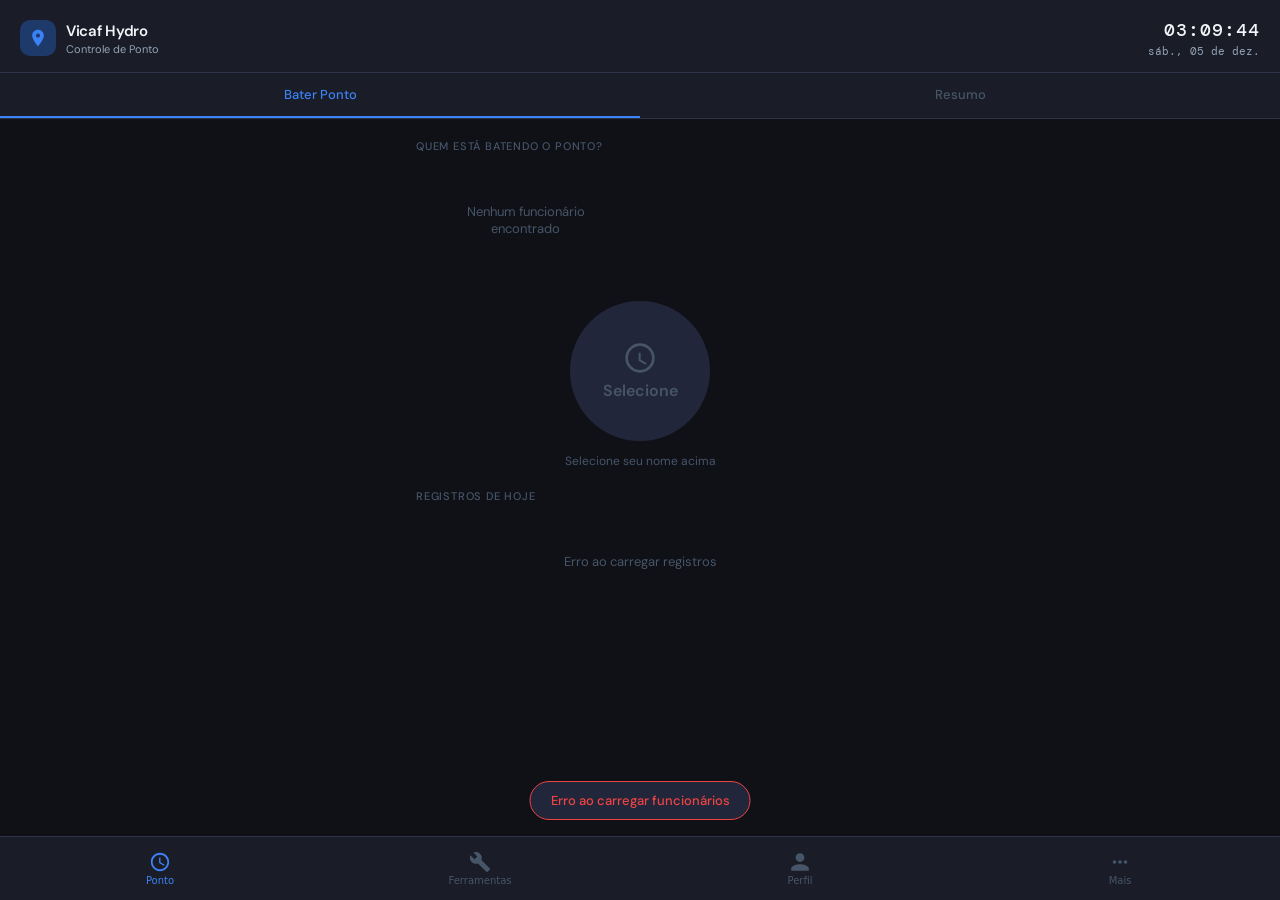
<file: index.html>
<!DOCTYPE html>
<html lang="pt-BR">
<head>
<meta charset="UTF-8">
<meta name="viewport" content="width=device-width, initial-scale=1.0, maximum-scale=1.0">
<title>Vicaf Hydro — Ponto</title>
<link rel="manifest" href="manifest.json">
<meta name="theme-color" content="#0f1117">
<meta name="apple-mobile-web-app-capable" content="yes">
<meta name="apple-mobile-web-app-status-bar-style" content="black-translucent">
<meta name="apple-mobile-web-app-title" content="Vicaf Hydro">
<link rel="apple-touch-icon" href="icon-192.png">
<link href="https://fonts.googleapis.com/css2?family=DM+Sans:wght@300;400;500;600&family=DM+Mono:wght@400;500&display=swap" rel="stylesheet">
<link rel="stylesheet" href="fispq-nav.css?v=20261022d">
<style>
:root {
  --bg: #0f1117; --surface: #1a1d27; --surface2: #22263a; --border: #2e3347;
  --accent: #3b82f6; --accent-dim: #1d3a6b; --green: #22c55e; --green-dim: #14532d;
  --red: #ef4444; --red-dim: #7f1d1d; --amber: #f59e0b; --amber-dim: #451a03;
  --text: #f1f5f9; --text2: #94a3b8; --text3: #475569; --radius: 16px; --radius-sm: 10px;
}
* { box-sizing: border-box; margin: 0; padding: 0; -webkit-tap-highlight-color: transparent; }
html, body { height: 100%; background: var(--bg); color: var(--text); font-family: 'DM Sans', sans-serif; }
body { display: flex; flex-direction: column; min-height: 100vh; }
.header { padding: 18px 20px 14px; border-bottom: 1px solid var(--border); display: flex; align-items: center; justify-content: space-between; background: var(--surface); }
.logo { display: flex; align-items: center; gap: 10px; }
.logo-icon { width: 36px; height: 36px; border-radius: 10px; background: var(--accent-dim); display: flex; align-items: center; justify-content: center; }
.logo-icon svg { width: 20px; height: 20px; fill: var(--accent); }
.logo-text { font-size: 15px; font-weight: 600; letter-spacing: -0.3px; }
.logo-sub { font-size: 11px; color: var(--text2); margin-top: 1px; }
.clock-display { text-align: right; font-family: 'DM Mono', monospace; }
.clock-time { font-size: 18px; font-weight: 500; letter-spacing: 1px; }
.clock-date { font-size: 11px; color: var(--text2); margin-top: 2px; }
.tabs { display: flex; background: var(--surface); border-bottom: 1px solid var(--border); }
.tab { flex: 1; padding: 13px 0; font-size: 13px; font-weight: 500; color: var(--text3); text-align: center; cursor: pointer; border-bottom: 2px solid transparent; transition: all .2s; position: relative; }
.tab.active { color: var(--accent); border-bottom-color: var(--accent); }
.tab-badge { position: absolute; top: 6px; right: 20%; background: var(--red); color: #fff; border-radius: 10px; font-size: 10px; font-weight: 700; padding: 1px 5px; min-width: 16px; text-align: center; }
.main { flex: 1; overflow-y: auto; padding: 20px 16px 100px; max-width: 480px; margin: 0 auto; width: 100%; }
.screen { display: none; }
.screen.active { display: block; }
.section-label { font-size: 11px; font-weight: 500; text-transform: uppercase; letter-spacing: .8px; color: var(--text3); margin-bottom: 10px; }
.emp-grid { display: grid; grid-template-columns: 1fr 1fr; gap: 10px; margin-bottom: 24px; }
.emp-btn { background: var(--surface); border: 1px solid var(--border); border-radius: var(--radius-sm); padding: 14px 12px; display: flex; align-items: center; gap: 10px; cursor: pointer; transition: all .2s; text-align: left; }
.emp-btn:active { transform: scale(0.97); }
.emp-btn.selected { border-color: var(--accent); background: var(--accent-dim); }
.emp-avatar { width: 36px; height: 36px; border-radius: 50%; background: var(--surface2); display: flex; align-items: center; justify-content: center; font-size: 13px; font-weight: 600; flex-shrink: 0; color: var(--text2); }
.emp-btn.selected .emp-avatar { background: var(--accent); color: #fff; }
.emp-name { font-size: 13px; font-weight: 500; color: var(--text); }
.emp-status { font-size: 11px; color: var(--text3); margin-top: 2px; }
.emp-btn.selected .emp-status { color: #93c5fd; }
.status-card { background: var(--surface); border: 1px solid var(--border); border-radius: var(--radius); padding: 16px 18px; margin-bottom: 20px; }
.status-row { display: flex; align-items: center; justify-content: space-between; }
.status-label { font-size: 12px; color: var(--text2); }
.status-val { font-size: 14px; font-weight: 500; font-family: 'DM Mono', monospace; }
.status-badge { display: inline-flex; align-items: center; gap: 5px; padding: 4px 10px; border-radius: 20px; font-size: 12px; font-weight: 500; }
.badge-in { background: var(--green-dim); color: var(--green); }
.badge-out { background: var(--red-dim); color: var(--red); }
.badge-dot { width: 6px; height: 6px; border-radius: 50%; background: currentColor; }
.punch-wrap { display: flex; flex-direction: column; align-items: center; margin: 8px 0 20px; }
.punch-btn { width: 140px; height: 140px; border-radius: 50%; border: none; cursor: pointer; display: flex; flex-direction: column; align-items: center; justify-content: center; gap: 6px; font-family: 'DM Sans', sans-serif; font-size: 16px; font-weight: 600; transition: transform .15s, box-shadow .15s; position: relative; overflow: hidden; }
.punch-btn::after { content: ''; position: absolute; inset: 0; border-radius: 50%; background: rgba(255,255,255,0.08); opacity: 0; transition: opacity .15s; }
.punch-btn:active { transform: scale(0.94); }
.punch-btn:active::after { opacity: 1; }
.punch-btn.in { background: var(--green); color: #fff; box-shadow: 0 0 40px rgba(34,197,94,.25); }
.punch-btn.out { background: var(--red); color: #fff; box-shadow: 0 0 40px rgba(239,68,68,.25); }
.punch-btn.disabled { background: var(--surface2); color: var(--text3); cursor: not-allowed; box-shadow: none; }
.punch-btn svg { width: 32px; height: 32px; }
.punch-hint { font-size: 12px; color: var(--text3); margin-top: 12px; text-align: center; }
.notes-area { background: var(--surface); border: 1px solid var(--border); border-radius: var(--radius); padding: 14px 16px; margin-bottom: 20px; }
.notes-area textarea { width: 100%; background: var(--surface2); border: 1px solid var(--border); border-radius: var(--radius-sm); padding: 10px 12px; font-size: 13px; color: var(--text); font-family: 'DM Sans', sans-serif; resize: none; min-height: 72px; margin-top: 8px; }
.notes-area textarea::placeholder { color: var(--text3); }
.notes-area textarea:focus { outline: none; border-color: var(--accent); }
.action-row { display: flex; gap: 10px; margin-bottom: 24px; }
.action-btn { flex: 1; padding: 11px 10px; border-radius: var(--radius-sm); border: 1px solid var(--border); background: var(--surface); font-size: 12px; font-weight: 500; color: var(--text2); cursor: pointer; text-align: center; transition: all .2s; font-family: 'DM Sans', sans-serif; }
.action-btn.amber { border-color: var(--amber); color: var(--amber); background: var(--amber-dim); }
.action-btn.blue { border-color: var(--accent); color: var(--accent); background: var(--accent-dim); }
.log-list { display: flex; flex-direction: column; gap: 8px; }
.log-item { background: var(--surface); border: 1px solid var(--border); border-radius: var(--radius-sm); padding: 12px 14px; }
.log-item-row { display: flex; align-items: center; justify-content: space-between; }
.log-left { display: flex; align-items: center; gap: 10px; }
.log-dot { width: 8px; height: 8px; border-radius: 50%; flex-shrink: 0; }
.log-dot.in { background: var(--green); }
.log-dot.out { background: var(--red); }
.log-dot.corrected { background: var(--amber); }
.log-type { font-size: 13px; font-weight: 500; }
.log-emp { font-size: 11px; color: var(--text2); margin-top: 1px; }
.log-time { font-size: 13px; font-family: 'DM Mono', monospace; color: var(--text2); }
.log-note { font-size: 11px; color: var(--text3); margin-top: 6px; padding-left: 18px; font-style: italic; }
.log-corrected-badge { font-size: 10px; color: var(--amber); background: var(--amber-dim); border-radius: 6px; padding: 2px 6px; margin-left: 6px; }
.modal-overlay { position: fixed; inset: 0; background: rgba(0,0,0,0.7); display: flex; align-items: flex-end; justify-content: center; z-index: 200; opacity: 0; pointer-events: none; transition: opacity .25s; }
.modal-overlay.show { opacity: 1; pointer-events: all; }
.modal { background: var(--surface); border: 1px solid var(--border); border-radius: var(--radius) var(--radius) 0 0; padding: 24px 20px 32px; width: 100%; max-width: 480px; transform: translateY(100%); transition: transform .3s cubic-bezier(.34,1.2,.64,1); }
.modal-overlay.show .modal { transform: translateY(0); }
.modal-title { font-size: 16px; font-weight: 600; margin-bottom: 16px; }
.modal-close { float: right; background: var(--surface2); border: none; color: var(--text2); border-radius: 50%; width: 28px; height: 28px; cursor: pointer; font-size: 16px; display: flex; align-items: center; justify-content: center; font-family: 'DM Sans', sans-serif; }
.modal input, .modal textarea, .modal select { width: 100%; background: var(--surface2); border: 1px solid var(--border); border-radius: var(--radius-sm); padding: 11px 13px; font-size: 13px; color: var(--text); font-family: 'DM Sans', sans-serif; margin-bottom: 12px; }
.modal input:focus, .modal textarea:focus, .modal select:focus { outline: none; border-color: var(--accent); }
.modal textarea { resize: none; min-height: 80px; }
.modal select option { background: var(--surface2); }
.modal-label { font-size: 11px; color: var(--text3); margin-bottom: 5px; text-transform: uppercase; letter-spacing: .6px; }
.modal-btn { width: 100%; padding: 13px; border-radius: var(--radius-sm); border: none; font-size: 14px; font-weight: 600; cursor: pointer; font-family: 'DM Sans', sans-serif; margin-top: 4px; }
.modal-btn.primary { background: var(--accent); color: #fff; }
.modal-btn.amber { background: var(--amber); color: #000; }
.modal-btn.green { background: var(--green); color: #fff; }
.toast { position: fixed; bottom: 80px; left: 50%; transform: translateX(-50%) translateY(80px); background: var(--surface2); border: 1px solid var(--border); border-radius: 24px; padding: 10px 20px; font-size: 13px; font-weight: 500; z-index: 300; transition: transform .3s cubic-bezier(.34,1.56,.64,1); white-space: nowrap; color: var(--text); }
.toast.show { transform: translateX(-50%) translateY(0); }
.toast.success { border-color: var(--green); color: var(--green); }
.toast.error { border-color: var(--red); color: var(--red); }
.toast.warn { border-color: var(--amber); color: var(--amber); }
.filter-row { display: flex; gap: 10px; margin-bottom: 20px; flex-wrap: wrap; }
.filter-row input, .filter-row select { background: var(--surface); border: 1px solid var(--border); border-radius: var(--radius-sm); padding: 10px 12px; font-size: 13px; color: var(--text); font-family: 'DM Sans', sans-serif; flex: 1; min-width: 120px; }
.filter-row button { background: var(--accent); color: #fff; border: none; border-radius: var(--radius-sm); padding: 10px 18px; font-size: 13px; font-weight: 600; cursor: pointer; font-family: 'DM Sans', sans-serif; }
.request-card { background: var(--surface); border: 1px solid var(--border); border-radius: var(--radius); overflow: hidden; margin-bottom: 12px; }
.request-header { padding: 12px 16px; border-bottom: 1px solid var(--border); display: flex; align-items: center; justify-content: space-between; }
.request-type { font-size: 12px; font-weight: 600; text-transform: uppercase; letter-spacing: .6px; }
.request-type.correction { color: var(--amber); }
.request-type.medical { color: var(--accent); }
.request-body { padding: 12px 16px; }
.request-emp { font-size: 14px; font-weight: 500; margin-bottom: 3px; }
.request-detail { font-size: 12px; color: var(--text2); margin-bottom: 8px; }
.request-note { font-size: 12px; color: var(--text3); font-style: italic; margin-bottom: 12px; }
.request-actions { display: flex; gap: 8px; }
.req-btn { flex: 1; padding: 9px; border-radius: var(--radius-sm); border: none; font-size: 12px; font-weight: 600; cursor: pointer; font-family: 'DM Sans', sans-serif; }
.req-btn.approve { background: var(--green-dim); color: var(--green); }
.req-btn.dismiss { background: var(--surface2); color: var(--text3); }
.summary-card { background: var(--surface); border: 1px solid var(--border); border-radius: var(--radius); overflow: hidden; margin-bottom: 16px; }
.summary-header { padding: 12px 16px; border-bottom: 1px solid var(--border); font-size: 12px; font-weight: 600; color: var(--text2); text-transform: uppercase; letter-spacing: .6px; }
.summary-row { display: flex; align-items: flex-start; justify-content: space-between; padding: 12px 16px; border-bottom: 1px solid var(--border); }
.summary-row:last-child { border-bottom: none; }
.sum-emp { font-size: 14px; font-weight: 500; }
.sum-hours { font-size: 15px; font-weight: 600; font-family: 'DM Mono', monospace; color: var(--accent); }
.sum-note { font-size: 11px; color: var(--text3); font-style: italic; margin-top: 3px; max-width: 180px; }
.pay-card { background: var(--accent-dim); border: 1px solid var(--accent); border-radius: var(--radius); padding: 16px 18px; margin-bottom: 16px; }
.pay-title { font-size: 12px; color: #93c5fd; margin-bottom: 12px; font-weight: 500; text-transform: uppercase; letter-spacing: .6px; }
.pay-row { display: flex; justify-content: space-between; align-items: center; margin-bottom: 8px; }
.pay-row:last-child { margin-bottom: 0; border-top: 1px solid rgba(59,130,246,.3); padding-top: 8px; margin-top: 4px; }
.pay-name { font-size: 13px; color: #bfdbfe; }
.pay-val { font-size: 13px; font-weight: 600; font-family: 'DM Mono', monospace; color: #fff; }
.export-row { display: flex; gap: 10px; margin-bottom: 16px; }
.export-btn { flex: 1; padding: 13px; border-radius: var(--radius-sm); background: var(--surface); border: 1px solid var(--border); font-size: 13px; font-weight: 600; color: var(--text2); cursor: pointer; font-family: 'DM Sans', sans-serif; display: flex; align-items: center; justify-content: center; gap: 8px; transition: all .2s; }
.export-btn:hover { border-color: var(--accent); color: var(--accent); }
.empty-state { text-align: center; padding: 40px 20px; color: var(--text3); font-size: 13px; }
.loading { text-align: center; padding: 30px; color: var(--text3); font-size: 13px; }
.edit-punch-row { display: flex; gap: 8px; align-items: center; background: var(--surface2); border: 1px solid var(--border); border-radius: var(--radius-sm); padding: 10px; margin-bottom: 8px; }
.edit-punch-row select { flex: 0 0 100px; margin-bottom: 0; }
.edit-punch-row input[type="time"] { flex: 1; margin-bottom: 0; }
.edit-punch-row .ep-remove { background: var(--red-dim); color: var(--red); border: none; border-radius: 8px; width: 32px; height: 32px; flex-shrink: 0; cursor: pointer; font-size: 14px; }
.edit-punch-row.deleted { opacity: 0.4; }
.day-edit-trigger { font-size: 11px; color: var(--accent); cursor: pointer; margin-left: 6px; text-decoration: underline; }
.summary-row-clickable { cursor: pointer; }
.hours-breakdown { display: flex; gap: 12px; flex-wrap: wrap; margin-top: 4px; }
.hours-chip { font-size: 10px; padding: 2px 7px; border-radius: 6px; background: var(--surface2); color: var(--text2); }

/* ── BOTTOM NAV ── */
.bottom-nav {
  position: fixed; bottom: 0; left: 0; right: 0;
  background: var(--surface); border-top: 1px solid var(--border);
  display: flex; align-items: center; justify-content: space-around;
  padding: 8px 0 max(8px, env(safe-area-inset-bottom));
  z-index: 40; transition: transform .3s ease;
}
.bottom-nav.hidden { transform: translateY(100%); }
.nav-item {
  display: flex; flex-direction: column; align-items: center; gap: 3px;
  padding: 6px 20px; border-radius: 12px; cursor: pointer;
  text-decoration: none; color: var(--text3);
  font-size: 10px; font-weight: 500; transition: color .15s;
  -webkit-tap-highlight-color: transparent;
}
.nav-item svg { width: 22px; height: 22px; fill: currentColor; }
.nav-item.active { color: var(--accent); }
.nav-item:active { transform: scale(0.95); }

/* ── PASSWORD MODAL ── */
.pwd-overlay {
  position: fixed; inset: 0; background: rgba(0,0,0,0.75);
  display: flex; align-items: center; justify-content: center;
  z-index: 500; opacity: 0; pointer-events: none; transition: opacity .2s;
}
.pwd-overlay.show { opacity: 1; pointer-events: all; }
.pwd-box {
  background: var(--surface); border: 1px solid var(--border);
  border-radius: var(--radius); padding: 28px 24px; width: 320px; max-width: 90vw;
}
.pwd-title { font-size: 16px; font-weight: 600; margin-bottom: 6px; }
.pwd-sub { font-size: 12px; color: var(--text2); margin-bottom: 18px; }
.pwd-input {
  width: 100%; background: var(--surface2); border: 1px solid var(--border);
  border-radius: var(--radius-sm); padding: 12px 14px; font-size: 15px;
  color: var(--text); font-family: 'DM Mono', monospace; margin-bottom: 12px;
  letter-spacing: 3px;
}
.pwd-input:focus { outline: none; border-color: var(--accent); }
.pwd-error { font-size: 12px; color: var(--red); margin-bottom: 10px; display: none; }
.pwd-btns { display: flex; gap: 10px; }
.pwd-btn { flex: 1; padding: 12px; border-radius: var(--radius-sm); font-size: 14px; font-weight: 600; cursor: pointer; border: none; font-family: 'DM Sans', sans-serif; }
.pwd-btn.cancel { background: var(--surface2); color: var(--text2); }
.pwd-btn.confirm { background: var(--accent); color: #fff; }

/* ── PIN MODAL ── */
.pin-overlay {
  position: fixed; inset: 0; background: rgba(0,0,0,.85);
  display: flex; align-items: center; justify-content: center;
  z-index: 600; opacity: 0; pointer-events: none; transition: opacity .2s;
}
.pin-overlay.show { opacity: 1; pointer-events: all; }
.pin-box {
  background: var(--surface); border: 1px solid var(--border);
  border-radius: var(--radius); padding: 28px 24px 24px; width: 320px; max-width: 92vw;
  text-align: center;
}
.pin-avatar {
  width: 56px; height: 56px; border-radius: 50%;
  background: var(--accent-dim); color: var(--accent);
  font-size: 18px; font-weight: 700;
  display: flex; align-items: center; justify-content: center;
  margin: 0 auto 12px;
}
.pin-name { font-size: 16px; font-weight: 600; margin-bottom: 4px; }
.pin-subtitle { font-size: 12px; color: var(--text2); margin-bottom: 20px; line-height: 1.5; }
.pin-dots { display: flex; gap: 14px; justify-content: center; margin-bottom: 20px; }
.pin-dot {
  width: 16px; height: 16px; border-radius: 50%;
  border: 2px solid var(--border); background: transparent;
  transition: all .15s;
}
.pin-dot.filled { background: var(--accent); border-color: var(--accent); }
.pin-dot.error { background: var(--red); border-color: var(--red); }
.pin-keypad { display: grid; grid-template-columns: repeat(3, 1fr); gap: 10px; margin-bottom: 14px; }
.pin-key {
  background: var(--surface2); border: 1px solid var(--border);
  border-radius: var(--radius-sm); padding: 16px 0; font-size: 20px; font-weight: 500;
  cursor: pointer; color: var(--text); transition: all .1s;
  -webkit-tap-highlight-color: transparent;
}
.pin-key:active { transform: scale(0.93); background: var(--accent-dim); border-color: var(--accent); }
.pin-key.del { font-size: 16px; color: var(--text2); }
.pin-key.empty { background: transparent; border-color: transparent; cursor: default; }
.pin-error { font-size: 12px; color: var(--red); min-height: 18px; margin-bottom: 8px; }
.pin-cancel { font-size: 12px; color: var(--text3); cursor: pointer; padding: 8px; }
.pin-cancel:hover { color: var(--text2); }

/* ── PIN MANAGEMENT (Resumo) ── */
.pin-manage-card {
  background: var(--surface); border: 1px solid var(--border);
  border-radius: var(--radius-sm); padding: 12px 14px;
  display: flex; align-items: center; justify-content: space-between;
  margin-bottom: 8px; gap: 10px;
}
.pin-manage-info { display: flex; align-items: center; gap: 10px; flex: 1; min-width: 0; }
.pin-manage-avatar {
  width: 34px; height: 34px; border-radius: 50%;
  background: var(--surface2); color: var(--text2);
  font-size: 12px; font-weight: 600;
  display: flex; align-items: center; justify-content: center; flex-shrink: 0;
}
.pin-manage-name { font-size: 13px; font-weight: 500; }
.pin-manage-status { font-size: 11px; color: var(--text3); margin-top: 2px; }
.pin-manage-status.has-pin { color: var(--green); }
.pin-manage-status.no-pin { color: var(--amber); }
.pin-manage-status.locked { color: var(--red); }
.pin-reset-btn {
  background: var(--surface2); border: 1px solid var(--border);
  border-radius: var(--radius-sm); padding: 7px 12px;
  font-size: 11px; font-weight: 600; color: var(--text2);
  cursor: pointer; font-family: 'DM Sans', sans-serif;
  white-space: nowrap; transition: all .2s; flex-shrink: 0;
}
.pin-reset-btn:hover { border-color: var(--amber); color: var(--amber); }
</style>
</head>
<body>

<div class="header">
  <div class="logo">
    <div class="logo-icon">
      <svg viewBox="0 0 24 24"><path d="M12 2C8.13 2 5 5.13 5 9c0 5.25 7 13 7 13s7-7.75 7-13c0-3.87-3.13-7-7-7zm0 9.5c-1.38 0-2.5-1.12-2.5-2.5s1.12-2.5 2.5-2.5 2.5 1.12 2.5 2.5-1.12 2.5-2.5 2.5z"/></svg>
    </div>
    <div>
      <div class="logo-text">Vicaf Hydro</div>
      <div class="logo-sub">Controle de Ponto</div>
    </div>
  </div>
  <div class="clock-display">
    <div class="clock-time" id="clockTime">--:--:--</div>
    <div class="clock-date" id="clockDate"></div>
  </div>
</div>

<div class="tabs">
  <div class="tab active" onclick="switchTab('punch')">Bater Ponto</div>
  <div class="tab" onclick="switchTab('admin')" id="tabAdmin">
    Resumo
    <span class="tab-badge" id="pendingBadge" style="display:none">0</span>
  </div>
</div>

<div class="main">
  <div class="screen active" id="screen-punch">
    <div class="section-label">Quem está batendo o ponto?</div>
    <div class="emp-grid" id="empGrid"><div class="loading">Carregando...</div></div>
    <div class="status-card" id="statusCard" style="display:none">
      <div class="status-row" style="margin-bottom:10px">
        <div class="status-label">Status atual</div>
        <div class="status-badge badge-out" id="statusBadge"><span class="badge-dot"></span><span id="statusText">Fora</span></div>
      </div>
      <div class="status-row">
        <div class="status-label">Último registro hoje</div>
        <div class="status-val" id="lastPunch">—</div>
      </div>
    </div>
    <div class="punch-wrap">
      <button class="punch-btn disabled" id="punchBtn" onclick="doPunch()">
        <svg viewBox="0 0 24 24" fill="currentColor"><path d="M12 1a11 11 0 1 0 0 22A11 11 0 0 0 12 1zm0 20a9 9 0 1 1 0-18 9 9 0 0 1 0 18zm.5-13H11v6l5.25 3.15.75-1.23-4.5-2.67V8z"/></svg>
        <span id="punchLabel">Selecione</span>
      </button>
      <div class="punch-hint" id="punchHint">Selecione seu nome acima</div>
    </div>
    <div class="notes-area" id="notesArea" style="display:none">
      <div class="section-label" style="margin-bottom:0">Descrição do dia</div>
      <textarea id="dailyNote" placeholder="O que foi trabalhado hoje? (opcional)" rows="3"></textarea>
    </div>
    <div class="action-row" id="actionRow" style="display:none">
      <button class="action-btn amber" onclick="openCorrectionModal()">⏰ Solicitar correção</button>
      <button class="action-btn blue" onclick="openMedicalModal()">🏥 Licença médica</button>
    </div>
    <div class="section-label">Registros de hoje</div>
    <div id="todayLog"><div class="loading">Carregando...</div></div>
  </div>

  <div class="screen" id="screen-admin">
    <div id="pendingSection">
      <div class="section-label">Solicitações pendentes</div>
      <div id="pendingList"><div class="loading">Carregando...</div></div>
    </div>

    <!-- PIN MANAGEMENT -->
    <div class="section-label" style="margin-top:24px">Gestão de PINs</div>
    <div id="pinManageArea" style="margin-bottom:24px">
      <div class="loading">Carregando...</div>
    </div>

    <div class="section-label">Período</div>
    <div class="filter-row">
      <input type="date" id="dateFrom" />
      <input type="date" id="dateTo" />
    </div>
    <div class="filter-row" style="margin-top:-10px">
      <select id="empFilter"><option value="">Todos os funcionários</option></select>
      <button onclick="loadSummary()">Ver</button>
    </div>
    <div id="summaryArea"><div class="empty-state">Selecione um período e clique em Ver</div></div>
    <div id="correctionsArea"></div>
  </div>
</div>

<!-- BOTTOM NAV -->
<nav class="bottom-nav" id="bottomNav">
  <div class="nav-item active" style="color:var(--accent)">
    <svg viewBox="0 0 24 24"><path d="M11.99 2C6.47 2 2 6.48 2 12s4.47 10 9.99 10C17.52 22 22 17.52 22 12S17.52 2 11.99 2zM12 20c-4.42 0-8-3.58-8-8s3.58-8 8-8 8 3.58 8 8-3.58 8-8 8zm.5-13H11v6l5.25 3.15.75-1.23-4.5-2.67V7z"/></svg>
    <span>Ponto</span>
  </div>
  <a class="nav-item" href="ferramentas.html">
    <svg viewBox="0 0 24 24"><path d="M22.7 19l-9.1-9.1c.9-2.3.4-5-1.5-6.9-2-2-5-2.4-7.4-1.3L9 6 6 9 1.6 4.7C.4 7.1.9 10.1 2.9 12.1c1.9 1.9 4.6 2.4 6.9 1.5l9.1 9.1c.4.4 1 .4 1.4 0l2.3-2.3c.5-.4.5-1.1.1-1.4z"/></svg>
    <span>Ferramentas</span>
  </a>
  <a class="nav-item" href="perfil.html">
    <svg viewBox="0 0 24 24"><path d="M12 12c2.7 0 4.8-2.1 4.8-4.8S14.7 2.4 12 2.4 7.2 4.5 7.2 7.2 9.3 12 12 12zm0 2.4c-3.2 0-9.6 1.6-9.6 4.8v2.4h19.2v-2.4c0-3.2-6.4-4.8-9.6-4.8z"/></svg>
    <span>Perfil</span>
  </a>
  <button class="nav-item" id="more-nav" type="button" aria-expanded="false" aria-controls="more-menu"><svg viewBox="0 0 24 24" aria-hidden="true"><path d="M6 10a2 2 0 1 0 0 4 2 2 0 0 0 0-4zm6 0a2 2 0 1 0 0 4 2 2 0 0 0 0-4zm6 0a2 2 0 1 0 0 4 2 2 0 0 0 0-4z"/></svg><span>Mais</span></button>
</nav>
<div id="more-menu" class="more-menu" hidden><a href="menu.html">Menu principal</a><a href="fisqs.html">FISPQ</a></div>

<div class="toast" id="toast"></div>

<!-- PIN MODAL -->
<div class="pin-overlay" id="pinOverlay">
  <div class="pin-box">
    <div class="pin-avatar" id="pinAvatar"></div>
    <div class="pin-name" id="pinName"></div>
    <div class="pin-subtitle" id="pinSubtitle">Digite seu PIN</div>
    <div class="pin-dots" id="pinDots">
      <div class="pin-dot" id="pd0"></div>
      <div class="pin-dot" id="pd1"></div>
      <div class="pin-dot" id="pd2"></div>
      <div class="pin-dot" id="pd3"></div>
    </div>
    <div class="pin-error" id="pinError"></div>
    <div class="pin-keypad" id="pinKeypad">
      <div class="pin-key" onclick="pinKey('1')">1</div>
      <div class="pin-key" onclick="pinKey('2')">2</div>
      <div class="pin-key" onclick="pinKey('3')">3</div>
      <div class="pin-key" onclick="pinKey('4')">4</div>
      <div class="pin-key" onclick="pinKey('5')">5</div>
      <div class="pin-key" onclick="pinKey('6')">6</div>
      <div class="pin-key" onclick="pinKey('7')">7</div>
      <div class="pin-key" onclick="pinKey('8')">8</div>
      <div class="pin-key" onclick="pinKey('9')">9</div>
      <div class="pin-key empty"></div>
      <div class="pin-key" onclick="pinKey('0')">0</div>
      <div class="pin-key del" onclick="pinBackspace()">⌫</div>
    </div>
    <div class="pin-cancel" onclick="closePinModal()">Cancelar</div>
  </div>
</div>

<!-- PASSWORD MODAL -->
<div class="pwd-overlay" id="pwdOverlay">
  <div class="pwd-box">
    <div class="pwd-title">🔒 Acesso ao Resumo</div>
    <div class="pwd-sub">Digite a senha do supervisor para continuar</div>
    <input class="pwd-input" type="password" id="pwdInput" placeholder="••••••••••••"
      onkeydown="if(event.key==='Enter') confirmPwd()">
    <div class="pwd-error" id="pwdError">Senha incorreta. Tente novamente.</div>
    <div class="pwd-btns">
      <button class="pwd-btn cancel" onclick="cancelPwd()">Cancelar</button>
      <button class="pwd-btn confirm" onclick="confirmPwd()">Entrar</button>
    </div>
  </div>
</div>

<!-- MODALS -->
<div class="modal-overlay" id="correctionModal">
  <div class="modal">
    <button class="modal-close" onclick="closeModal('correctionModal')">✕</button>
    <div class="modal-title">Solicitar correção de ponto</div>
    <div class="modal-label">Tipo de registro</div>
    <select id="corrType"><option value="clock_in">Entrada</option><option value="clock_out">Saída</option></select>
    <div class="modal-label">Data</div><input type="date" id="corrDate" />
    <div class="modal-label">Horário correto</div><input type="time" id="corrTime" />
    <div class="modal-label">Motivo</div>
    <textarea id="corrNote" placeholder="Explique o que aconteceu..."></textarea>
    <button class="modal-btn amber" onclick="submitCorrection()">Enviar solicitação</button>
  </div>
</div>

<div class="modal-overlay" id="medicalModal">
  <div class="modal">
    <button class="modal-close" onclick="closeModal('medicalModal')">✕</button>
    <div class="modal-title">Registrar licença médica</div>
    <div class="modal-label">Data</div><input type="date" id="medDate" />
    <div class="modal-label">Observações</div>
    <textarea id="medNote" placeholder="Informações adicionais (opcional)..."></textarea>
    <button class="modal-btn primary" onclick="submitMedical()">Enviar licença</button>
  </div>
</div>

<div class="modal-overlay" id="approveModal">
  <div class="modal">
    <button class="modal-close" onclick="closeModal('approveModal')">✕</button>
    <div class="modal-title">Aprovar correção de ponto</div>
    <div id="approveDetails" style="font-size:13px;color:var(--text2);margin-bottom:16px;line-height:1.6"></div>
    <div class="modal-label">Horário correto</div><input type="time" id="approveTime" />
    <div class="modal-label">Data</div><input type="date" id="approveDate" />
    <div class="modal-label">Este registro substitui</div>
    <select id="approveSupersede"><option value="">— Adicionar novo registro (nada a substituir) —</option></select>
    <button class="modal-btn green" onclick="approveCorrection()">Confirmar correção</button>
  </div>
</div>

<div class="modal-overlay" id="editDayModal">
  <div class="modal" style="max-height:85vh;overflow-y:auto">
    <button class="modal-close" onclick="closeModal('editDayModal')">✕</button>
    <div class="modal-title" id="editDayTitle">Editar registros do dia</div>
    <div id="editDayPunches"></div>
    <button class="action-btn blue" style="width:100%;margin-bottom:16px;padding:11px" onclick="addEditPunchRow()">+ Adicionar registro</button>
    <div class="modal-label">Motivo da alteração</div>
    <textarea id="editDayReason" placeholder="Explique o que foi corrigido e por quê..."></textarea>
    <button class="modal-btn green" onclick="saveEditDay()">Salvar alterações</button>
  </div>
</div>

<script src="usage-tracker.js"></script>
<script>
vicafUsage.sessionStart('ponto');
vicafUsage.moduleView('ponto');

const SUPABASE_URL = 'https://xuonzwvqqwbgcedidyie.supabase.co';
const SUPABASE_KEY = 'sb_publishable_90r8S_3VdagojDIoPHe5Gg_Ief-vsnu';
const ADMIN_PASSWORD = 'Vicaf2026!';

let EMPLOYEES = [], selectedEmp = null, employeeStatus = {}, hourlyRates = {};
let pendingCorrections = [], currentCorrectionId = null;
let editDayContext = null;
let editDayRows = [];
let adminUnlocked = false;
let pendingTabAction = null;

// ── RPC helper: PIN handling goes through Postgres functions (never reads/writes
// the pin column directly), so PINs stay hashed server-side end to end. ──
async function rpc(name, params) {
  const res = await fetch(`${SUPABASE_URL}/rest/v1/rpc/${name}`, {
    method: 'POST',
    headers: { 'apikey': SUPABASE_KEY, 'Authorization': 'Bearer ' + SUPABASE_KEY, 'Content-Type': 'application/json' },
    body: JSON.stringify(params || {})
  });
  if (!res.ok) { const e = await res.text(); throw new Error(e); }
  return res.json();
}

// ── PASSWORD MODAL ──
function openPwdModal(onSuccess) {
  pendingTabAction = onSuccess;
  document.getElementById('pwdInput').value = '';
  document.getElementById('pwdError').style.display = 'none';
  document.getElementById('pwdOverlay').classList.add('show');
  setTimeout(() => document.getElementById('pwdInput').focus(), 150);
}

function cancelPwd() {
  document.getElementById('pwdOverlay').classList.remove('show');
  pendingTabAction = null;
}

function confirmPwd() {
  const entered = document.getElementById('pwdInput').value;
  if (entered === ADMIN_PASSWORD) {
    document.getElementById('pwdOverlay').classList.remove('show');
    document.getElementById('pwdError').style.display = 'none';
    if (pendingTabAction) { pendingTabAction(); pendingTabAction = null; }
  } else {
    document.getElementById('pwdError').style.display = 'block';
    document.getElementById('pwdInput').value = '';
    document.getElementById('pwdInput').focus();
  }
}

// ── UTILS ──
function fmtHM(mins) {
  const total = Math.round(mins);
  const h = Math.floor(total / 60);
  const m = total % 60;
  return `${h}h${String(m).padStart(2,'0')}m`;
}

async function api(method, path, body) {
  const res = await fetch(SUPABASE_URL + '/rest/v1/' + path, {
    method,
    headers: { 'apikey': SUPABASE_KEY, 'Authorization': 'Bearer ' + SUPABASE_KEY, 'Content-Type': 'application/json', 'Prefer': method === 'POST' ? 'return=minimal' : 'return=representation' },
    body: body ? JSON.stringify(body) : undefined
  });
  if (!res.ok) { const e = await res.text(); throw new Error(e); }
  if (method === 'GET') return res.json();
  return true;
}

async function insertTimeLog(body) {
  const res = await fetch(SUPABASE_URL + '/rest/v1/time_logs', {
    method: 'POST',
    headers: { 'apikey': SUPABASE_KEY, 'Authorization': 'Bearer ' + SUPABASE_KEY, 'Content-Type': 'application/json', 'Prefer': 'return=representation' },
    body: JSON.stringify(body)
  });
  if (!res.ok) { const e = await res.text(); throw new Error(e); }
  const rows = await res.json();
  return rows[0];
}

async function supersedeTimeLog(id) {
  await fetch(SUPABASE_URL + '/rest/v1/time_logs?id=eq.' + id, {
    method: 'PATCH',
    headers: { 'apikey': SUPABASE_KEY, 'Authorization': 'Bearer ' + SUPABASE_KEY, 'Content-Type': 'application/json', 'Prefer': 'return=minimal' },
    body: JSON.stringify({ superseded: true, corrected_by: 'Supervisor', corrected_at: new Date().toISOString() })
  });
}

// Pairs clock_in/clock_out punches for a single employee-day into work sessions.
// Superseded punches are excluded defensively even when the caller's query already filters them,
// since a stray leftover pair is what silently zeroed out corrected days before this fix.
function pairPunches(punches) {
  const active = punches.filter(p => !p.superseded);
  const pairs = [];
  let mins = 0, corrected = false;
  for (let i = 0; i < active.length - 1; i++) {
    if (active[i].type === 'clock_in' && active[i+1].type === 'clock_out') {
      const pairMins = (parseTS(active[i+1].timestamp) - parseTS(active[i].timestamp)) / 60000;
      mins += pairMins;
      if (active[i].is_corrected || active[i+1].is_corrected) corrected = true;
      pairs.push({ inPunch: active[i], outPunch: active[i+1], mins: pairMins });
      i++;
    }
  }
  return { mins, pairs, corrected };
}

function parseTS(ts) {
  if (!ts) return new Date(NaN);
  let s = String(ts).trim();
  s = s.replace(' ', 'T');
  s = s.replace(/\+00$/, 'Z');
  s = s.replace(/\+00:00$/, 'Z');
  return new Date(s);
}

function getLocalDate() {
  const now = new Date();
  return now.getFullYear() + '-' +
    String(now.getMonth()+1).padStart(2,'0') + '-' +
    String(now.getDate()).padStart(2,'0');
}

function clock() {
  const now = new Date();
  document.getElementById('clockTime').textContent = now.toLocaleTimeString('pt-BR',{hour:'2-digit',minute:'2-digit',second:'2-digit'});
  document.getElementById('clockDate').textContent = now.toLocaleDateString('pt-BR',{weekday:'short',day:'2-digit',month:'short'});
}
setInterval(clock, 1000); clock();

function toast(msg, type='success') {
  const el = document.getElementById('toast');
  el.textContent = msg; el.className = 'toast show ' + type;
  setTimeout(() => { el.className = 'toast'; }, 2800);
}

function initials(name) { return name.split(' ').map(w=>w[0]).join('').substring(0,2).toUpperCase(); }

function escapeHtml(s) {
  if (s === null || s === undefined) return '';
  return String(s).replace(/&/g, '&amp;').replace(/</g, '&lt;').replace(/>/g, '&gt;').replace(/"/g, '&quot;');
}

async function loadEmployees() {
  try {
    const rows = await api('GET', 'usuario?status=eq.active&order=full_name.asc&select=full_name,regular_hourly_rate,overtime_rate,weekend_rate,saturday_rate,sunday_rate,holiday_rate,overtime_threshold_hours,saturday_threshold_hours');
    EMPLOYEES = rows.map(r => r.full_name);
    rows.forEach(r => {
      hourlyRates[r.full_name] = {
        regular: r.regular_hourly_rate||0, overtime: r.overtime_rate||0,
        weekend: r.weekend_rate||0, saturday: r.saturday_rate||0,
        sunday: r.sunday_rate||0, holiday: r.holiday_rate||0,
        overtimeThreshold: r.overtime_threshold_hours||8, saturdayThreshold: r.saturday_threshold_hours||4
      };
    });
    const sel = document.getElementById('empFilter');
    EMPLOYEES.forEach(emp => { const o = document.createElement('option'); o.value = emp; o.textContent = emp; sel.appendChild(o); });
  } catch(e) { toast('Erro ao carregar funcionários','error'); }
}

function buildEmpGrid() {
  const grid = document.getElementById('empGrid');
  if (!EMPLOYEES.length) { grid.innerHTML = '<div class="empty-state">Nenhum funcionário encontrado</div>'; return; }
  grid.innerHTML = EMPLOYEES.map(emp => `
    <button class="emp-btn" onclick="selectEmp('${escapeHtml(emp.replace(/'/g,"\\'"))}')" id="emp-${emp.replace(/\s/g,'_')}">
      <div class="emp-avatar">${escapeHtml(initials(emp))}</div>
      <div><div class="emp-name">${escapeHtml(emp)}</div><div class="emp-status" id="empStatus-${emp.replace(/\s/g,'_')}">—</div></div>
    </button>`).join('');
}

async function loadTodayStatus() {
  const today = getLocalDate();
  try {
    const rows = await api('GET', `time_logs?date=eq.${today}&order=timestamp.asc&select=employee,type,timestamp`);
    const lastByEmp = {};
    rows.forEach(r => { lastByEmp[r.employee] = r; });
    EMPLOYEES.forEach(emp => {
      const last = lastByEmp[emp];
      const el = document.getElementById('empStatus-' + emp.replace(/\s/g,'_'));
      if (!el) return;
      if (!last) { el.textContent = 'Sem registro'; el.style.color = ''; }
      else if (last.type === 'clock_in') { el.textContent = '● Trabalhando'; el.style.color = '#22c55e'; }
      else { el.textContent = '○ Fora'; el.style.color = '#94a3b8'; }
    });
  } catch(e) { console.error(e); }
}

async function loadTodayLog(empFilter) {
  const today = getLocalDate();
  const logEl = document.getElementById('todayLog');
  try {
    let query = `time_logs?date=eq.${today}&superseded=eq.false&order=timestamp.desc&select=employee,type,timestamp,notes,is_corrected,correction_note`;
    if (empFilter) query += `&employee=eq.${encodeURIComponent(empFilter)}`;
    const rows = await api('GET', query);
    if (!rows.length) { logEl.innerHTML = '<div class="empty-state">Nenhum registro hoje</div>'; return; }
    logEl.innerHTML = '<div class="log-list">' + rows.map(r => {
      const t = parseTS(r.timestamp).toLocaleTimeString('pt-BR',{hour:'2-digit',minute:'2-digit',timeZone:'America/Sao_Paulo'});
      const typeLabel = r.type === 'clock_in' ? 'Entrada' : 'Saída';
      const corrBadge = r.is_corrected ? '<span class="log-corrected-badge">corrigido</span>' : '';
      const noteHtml = r.notes ? `<div class="log-note">📝 ${escapeHtml(r.notes)}</div>` : '';
      const corrNoteHtml = r.correction_note ? `<div class="log-note" style="color:var(--amber)">✎ ${escapeHtml(r.correction_note)}</div>` : '';
      return `<div class="log-item">
        <div class="log-item-row">
          <div class="log-left">
            <div class="log-dot ${r.is_corrected?'corrected':r.type==='clock_in'?'in':'out'}"></div>
            <div><div class="log-type">${typeLabel}${corrBadge}</div><div class="log-emp">${escapeHtml(r.employee)}</div></div>
          </div>
          <div class="log-time">${t}</div>
        </div>${noteHtml}${corrNoteHtml}
      </div>`;
    }).join('') + '</div>';
  } catch(e) { logEl.innerHTML = '<div class="empty-state">Erro ao carregar registros</div>'; }
}

function selectEmp(name) {
  openPinModal(name);
}

// ── PIN MODAL LOGIC ──
let pinBuffer = '';
let pinMode = 'verify'; // 'verify' | 'create' | 'confirm'
let pinCreateFirst = '';
let pinTargetEmp = '';

async function openPinModal(name) {
  pinTargetEmp = name;
  pinBuffer = '';
  pinCreateFirst = '';
  document.getElementById('pinAvatar').textContent = initials(name);
  document.getElementById('pinName').textContent = name;
  document.getElementById('pinError').textContent = '';
  document.getElementById('pinOverlay').classList.add('show');
  updatePinDots();

  // Ask the server whether this employee has a PIN set yet — never reads the
  // PIN itself, just a boolean (has_pin RPC, backed by a hashed column).
  try {
    const hasPin = await rpc('has_pin', { p_name: name });
    if (hasPin) {
      pinMode = 'verify';
      document.getElementById('pinSubtitle').textContent = 'Digite seu PIN de 4 dígitos';
      checkLockout(name);
    } else {
      pinMode = 'create';
      document.getElementById('pinSubtitle').innerHTML =
        'Primeiro acesso! Crie um PIN de 4 dígitos.<br>' +
        '<span style="font-size:11px;color:var(--text3)">Você vai usar esse PIN toda vez que bater o ponto.</span>';
      enableKeypad(true);
    }
  } catch(e) {
    document.getElementById('pinError').textContent = 'Erro ao verificar PIN. Tente novamente.';
    enableKeypad(false);
  }
}

function closePinModal() {
  document.getElementById('pinOverlay').classList.remove('show');
  pinBuffer = '';
  pinCreateFirst = '';
  pinTargetEmp = '';
}

async function checkLockout(name) {
  try {
    const rows = await fetch(`${SUPABASE_URL}/rest/v1/pin_lockout?employee_name=eq.${encodeURIComponent(name)}&select=failed_attempts,locked_until`, {
      headers: { 'apikey': SUPABASE_KEY, 'Authorization': 'Bearer ' + SUPABASE_KEY }
    }).then(r => r.json());

    const row = rows[0];
    if (row && row.locked_until) {
      const until = new Date(row.locked_until);
      if (until > new Date()) {
        const mins = Math.ceil((until - new Date()) / 60000);
        document.getElementById('pinError').textContent = `🔒 Bloqueado por mais ${mins} min`;
        enableKeypad(false);
        return;
      }
    }
    enableKeypad(true);
  } catch(e) {
    enableKeypad(true);
  }
}

function enableKeypad(enabled) {
  document.getElementById('pinKeypad').style.opacity = enabled ? '1' : '0.3';
  document.getElementById('pinKeypad').style.pointerEvents = enabled ? '' : 'none';
}

function pinKey(digit) {
  if (pinBuffer.length >= 4) return;
  pinBuffer += digit;
  updatePinDots();
  if (pinBuffer.length === 4) {
    setTimeout(() => handlePinComplete(), 120);
  }
}

function pinBackspace() {
  pinBuffer = pinBuffer.slice(0, -1);
  updatePinDots();
}

function updatePinDots(state = 'normal') {
  for (let i = 0; i < 4; i++) {
    const dot = document.getElementById('pd' + i);
    dot.className = 'pin-dot';
    if (state === 'error') dot.classList.add('error');
    else if (i < pinBuffer.length) dot.classList.add('filled');
  }
}

async function handlePinComplete() {
  if (pinMode === 'create') {
    // First entry: store it and ask for confirmation
    pinCreateFirst = pinBuffer;
    pinBuffer = '';
    pinMode = 'confirm';
    document.getElementById('pinSubtitle').textContent = 'Digite o PIN novamente para confirmar';
    document.getElementById('pinError').textContent = '';
    updatePinDots();

  } else if (pinMode === 'confirm') {
    if (pinBuffer !== pinCreateFirst) {
      // Mismatch: restart from scratch
      document.getElementById('pinError').textContent = 'Os PINs não coincidem. Comece novamente.';
      updatePinDots('error');
      setTimeout(() => {
        pinBuffer = '';
        pinCreateFirst = '';
        pinMode = 'create';
        document.getElementById('pinSubtitle').innerHTML =
          'Crie um PIN de 4 dígitos.<br>' +
          '<span style="font-size:11px;color:var(--text3)">Você vai usar esse PIN toda vez que bater o ponto.</span>';
        updatePinDots();
      }, 900);
      return;
    }
    // Match: save it
    await savePinToSupabase(pinTargetEmp, pinBuffer);

  } else if (pinMode === 'verify') {
    await verifyPin(pinTargetEmp, pinBuffer);
  }
}

async function savePinToSupabase(name, pin) {
  try {
    await rpc('set_pin', { p_name: name, p_pin: pin });
    toast('PIN criado com sucesso! ✅', 'success');
    closePinModal();
    unlockEmployee(name);
  } catch(e) {
    toast('Erro ao salvar PIN', 'error');
    pinBuffer = '';
    updatePinDots();
  }
}

// Verification, attempt-counting, and lockout are all enforced inside the
// verify_pin RPC (server-side) — the client just displays whatever it returns.
async function verifyPin(name, entered) {
  try {
    const [result] = await rpc('verify_pin', { p_name: name, p_pin: entered });
    if (result.ok) {
      closePinModal();
      unlockEmployee(name);
      return;
    }
    updatePinDots('error');
    if (result.locked) {
      document.getElementById('pinError').textContent = `🔒 Bloqueado por mais ${result.locked_minutes} min`;
      enableKeypad(false);
    } else {
      document.getElementById('pinError').textContent = `PIN incorreto — tentativa ${result.attempts}/3`;
      setTimeout(() => { pinBuffer = ''; updatePinDots(); }, 600);
    }
  } catch(e) {
    document.getElementById('pinError').textContent = 'Erro ao verificar PIN';
    setTimeout(() => { pinBuffer = ''; updatePinDots(); }, 600);
  }
}

// ── PIN MANAGEMENT (supervisor) ──
async function loadPinManagement() {
  const area = document.getElementById('pinManageArea');
  try {
    const [users, lockouts] = await Promise.all([
      rpc('list_pin_status', {}),
      fetch(`${SUPABASE_URL}/rest/v1/pin_lockout?select=employee_name,failed_attempts,locked_until`, {
        headers: { 'apikey': SUPABASE_KEY, 'Authorization': 'Bearer ' + SUPABASE_KEY }
      }).then(r => r.json())
    ]);

    const lockoutMap = {};
    lockouts.forEach(l => { lockoutMap[l.employee_name] = l; });

    area.innerHTML = users.map(u => {
      const lockout = lockoutMap[u.full_name];
      const isLocked = lockout?.locked_until && new Date(lockout.locked_until) > new Date();
      const hasPin = u.has_pin;
      let statusClass, statusText;
      if (isLocked) {
        const mins = Math.ceil((new Date(lockout.locked_until) - new Date()) / 60000);
        statusClass = 'locked'; statusText = `🔒 Bloqueado — ${mins}min restantes`;
      } else if (hasPin) {
        statusClass = 'has-pin'; statusText = '✅ PIN cadastrado';
      } else {
        statusClass = 'no-pin'; statusText = '⚠️ Sem PIN — criará no primeiro acesso';
      }
      const showResetBtn = hasPin || isLocked;
      return `<div class="pin-manage-card">
        <div class="pin-manage-info">
          <div class="pin-manage-avatar">${initials(u.full_name)}</div>
          <div>
            <div class="pin-manage-name">${u.full_name}</div>
            <div class="pin-manage-status ${statusClass}">${statusText}</div>
          </div>
        </div>
        ${showResetBtn ? `<button class="pin-reset-btn" onclick="resetPin('${escapeHtml(u.full_name.replace(/'/g,"\\'"))}')">Resetar PIN</button>` : ''}
      </div>`;
    }).join('');
  } catch(e) {
    area.innerHTML = '<div class="empty-state">Erro ao carregar PINs</div>';
  }
}

async function resetPin(name) {
  if (!confirm(`Resetar o PIN de ${name}?\n\nEle precisará criar um novo PIN no próximo acesso.`)) return;
  try {
    await rpc('set_pin', { p_name: name, p_pin: null });
    toast(`PIN de ${name} resetado`, 'success');
    loadPinManagement();
  } catch(e) {
    toast('Erro ao resetar PIN', 'error');
  }
}

function unlockEmployee(name) {
  selectedEmp = name;
  document.querySelectorAll('.emp-btn').forEach(b => b.classList.remove('selected'));
  const btn = document.getElementById('emp-' + name.replace(/\s/g,'_'));
  if (btn) btn.classList.add('selected');
  updatePunchBtn();
  document.getElementById('statusCard').style.display = 'block';
  document.getElementById('notesArea').style.display = 'block';
  document.getElementById('actionRow').style.display = 'flex';
  loadTodayNote(name);
  loadTodayLog(name);
}

async function loadTodayNote(emp) {
  const today = getLocalDate();
  try {
    const rows = await api('GET', `time_logs?date=eq.${today}&employee=eq.${encodeURIComponent(emp)}&not.notes.is.null&limit=1&select=notes`);
    document.getElementById('dailyNote').value = (rows.length && rows[0].notes) ? rows[0].notes : '';
  } catch(e) {}
}

async function updatePunchBtn() {
  if (!selectedEmp) return;
  const btn = document.getElementById('punchBtn'), hint = document.getElementById('punchHint');
  const badge = document.getElementById('statusBadge'), statusText = document.getElementById('statusText');
  const lastPunch = document.getElementById('lastPunch');
  const today = getLocalDate();
  try {
    const rows = await api('GET', `time_logs?date=eq.${today}&employee=eq.${encodeURIComponent(selectedEmp)}&order=timestamp.desc&limit=1&select=type,timestamp`);
    const last = rows[0];
    if (!last || last.type === 'clock_out') {
      btn.className = 'punch-btn in';
      btn.innerHTML = `<svg viewBox="0 0 24 24" fill="currentColor"><path d="M11 7L9.6 8.4l2.6 2.6H2v2h10.2l-2.6 2.6L11 17l5-5-5-5zm9 12h-8v2h8c1.1 0 2-.9 2-2V5c0-1.1-.9-2-2-2h-8v2h8v14z"/></svg><span>Entrada</span>`;
      badge.className = 'status-badge badge-out'; statusText.textContent = 'Fora';
      hint.textContent = 'Toque para registrar entrada';
    } else {
      btn.className = 'punch-btn out';
      btn.innerHTML = `<svg viewBox="0 0 24 24" fill="currentColor"><path d="M17 7l-1.41 1.41L18.17 11H8v2h10.17l-2.58 2.58L17 17l5-5-5-5zM4 5h8V3H4c-1.1 0-2 .9-2 2v14c0 1.1.9 2 2 2h8v-2H4V5z"/></svg><span>Saída</span>`;
      badge.className = 'status-badge badge-in'; statusText.textContent = 'Trabalhando';
      hint.textContent = 'Toque para registrar saída';
    }
    lastPunch.textContent = last ? parseTS(last.timestamp).toLocaleTimeString('pt-BR',{hour:'2-digit',minute:'2-digit',timeZone:'America/Sao_Paulo'}) : '—';
  } catch(e) { console.error(e); }
}

async function doPunch() {
  if (!selectedEmp) return;
  const btn = document.getElementById('punchBtn');
  if (btn.classList.contains('disabled')) return;
  const today = getLocalDate();
  const rows = await api('GET', `time_logs?date=eq.${today}&employee=eq.${encodeURIComponent(selectedEmp)}&superseded=eq.false&order=timestamp.desc&limit=1&select=type`);
  const last = rows[0];
  const type = (!last || last.type === 'clock_out') ? 'clock_in' : 'clock_out';
  const note = document.getElementById('dailyNote').value.trim();
  btn.classList.add('disabled');
  btn.style.pointerEvents = 'none';
  try {
    btn.style.opacity = '0.5';
    await api('POST', 'time_logs', { employee: selectedEmp, type, timestamp: new Date().toISOString(), date: today, notes: note||null });
    vicafUsage.action('ponto', type === 'clock_in' ? 'clock_in' : 'clock_out', { entity: 'time_log' });
    toast(`${type==='clock_in'?'Entrada':'Saída'} registrada — ${selectedEmp}`, 'success');
    await Promise.all([loadTodayStatus(), updatePunchBtn(), loadTodayLog(selectedEmp)]);
  } catch(e) { toast('Erro ao registrar. Tente novamente.','error'); }
  finally {
    btn.style.opacity = '1';
    setTimeout(() => { btn.style.pointerEvents = ''; }, 3000);
  }
}

function openModal(id) { document.getElementById(id).classList.add('show'); }
function closeModal(id) { document.getElementById(id).classList.remove('show'); }

function openCorrectionModal() {
  if (!selectedEmp) { toast('Selecione seu nome primeiro','error'); return; }
  document.getElementById('corrDate').value = getLocalDate();
  document.getElementById('corrTime').value = '';
  document.getElementById('corrNote').value = '';
  openModal('correctionModal');
}

function openMedicalModal() {
  if (!selectedEmp) { toast('Selecione seu nome primeiro','error'); return; }
  document.getElementById('medDate').value = getLocalDate();
  document.getElementById('medNote').value = '';
  openModal('medicalModal');
}

async function submitCorrection() {
  const date = document.getElementById('corrDate').value;
  const time = document.getElementById('corrTime').value;
  const note = document.getElementById('corrNote').value.trim();
  const type = document.getElementById('corrType').value;
  if (!date || !time) { toast('Preencha data e horário','error'); return; }
  try {
    await api('POST', 'solicitacao_correcao_ponto', { employee: selectedEmp, date, type, requested_time: time, note: note||null, status: 'pending' });
    vicafUsage.action('ponto', 'request_correction', { entity: 'time_correction' });
    toast('Solicitação enviada ao supervisor','success');
    closeModal('correctionModal'); loadPendingRequests();
  } catch(e) { toast('Erro ao enviar solicitação','error'); }
}

async function submitMedical() {
  const date = document.getElementById('medDate').value;
  const note = document.getElementById('medNote').value.trim();
  if (!date) { toast('Selecione a data','error'); return; }
  try {
    await api('POST', 'atestado_medico', { employee: selectedEmp, date, note: note||null });
    vicafUsage.recordCreate('ponto', 'medical_leave');
    toast('Licença médica registrada','success');
    closeModal('medicalModal'); loadPendingRequests();
  } catch(e) { toast('Erro ao registrar licença','error'); }
}

async function loadPendingRequests() {
  const listEl = document.getElementById('pendingList');
  try {
    const [corrections, medicals] = await Promise.all([
      api('GET', 'solicitacao_correcao_ponto?status=eq.pending&order=created_at.desc&select=*'),
      api('GET', 'atestado_medico?order=created_at.desc&select=*')
    ]);
    pendingCorrections = corrections;
    const total = corrections.length + medicals.length;
    const badge = document.getElementById('pendingBadge');
    if (total > 0) { badge.style.display = 'inline'; badge.textContent = total; }
    else { badge.style.display = 'none'; }
    if (!corrections.length && !medicals.length) { listEl.innerHTML = '<div class="empty-state">Nenhuma solicitação pendente</div>'; return; }
    let html = '';
    corrections.forEach(c => {
      const typeLabel = c.type === 'clock_in' ? 'Entrada' : 'Saída';
      const d = new Date(c.date + 'T12:00:00').toLocaleDateString('pt-BR',{day:'2-digit',month:'2-digit',year:'numeric'});
      html += `<div class="request-card">
        <div class="request-header"><span class="request-type correction">⏰ Correção de ponto</span><span style="font-size:11px;color:var(--text3)">${d}</span></div>
        <div class="request-body">
          <div class="request-emp">${escapeHtml(c.employee)}</div>
          <div class="request-detail">${typeLabel} · Horário solicitado: ${escapeHtml(c.requested_time)}</div>
          ${c.note?`<div class="request-note">"${escapeHtml(c.note)}"</div>`:''}
          <div class="request-actions">
            <button class="req-btn approve" onclick="openApproveModal('${c.id}','${c.employee}','${c.date}','${c.type}','${c.requested_time}')">✓ Aprovar</button>
            <button class="req-btn dismiss" onclick="dismissRequest('${c.id}')">Dispensar</button>
          </div>
        </div>
      </div>`;
    });
    medicals.forEach(m => {
      const d = new Date(m.date + 'T12:00:00').toLocaleDateString('pt-BR',{day:'2-digit',month:'2-digit',year:'numeric'});
      html += `<div class="request-card">
        <div class="request-header"><span class="request-type medical">🏥 Licença médica</span><span style="font-size:11px;color:var(--text3)">${d}</span></div>
        <div class="request-body">
          <div class="request-emp">${escapeHtml(m.employee)}</div>
          ${m.note?`<div class="request-note">"${escapeHtml(m.note)}"</div>`:''}
          <div class="request-actions"><button class="req-btn dismiss" onclick="dismissMedical('${m.id}')">Marcar como visto</button></div>
        </div>
      </div>`;
    });
    listEl.innerHTML = html;
  } catch(e) { listEl.innerHTML = '<div class="empty-state">Erro ao carregar solicitações</div>'; }
}

async function openApproveModal(id, emp, date, type, requestedTime) {
  currentCorrectionId = id;
  const typeLabel = type === 'clock_in' ? 'Entrada' : 'Saída';
  const d = new Date(date + 'T12:00:00').toLocaleDateString('pt-BR',{day:'2-digit',month:'2-digit',year:'numeric'});
  document.getElementById('approveDetails').innerHTML = `<strong>${emp}</strong><br>Tipo: ${typeLabel}<br>Data: ${d}<br>Horário solicitado: <strong>${requestedTime}</strong>`;
  document.getElementById('approveTime').value = requestedTime;
  document.getElementById('approveDate').value = date;
  const sel = document.getElementById('approveSupersede');
  sel.innerHTML = '<option value="">— Adicionar novo registro (nada a substituir) —</option>';
  openModal('approveModal');
  try {
    const dayPunches = await api('GET', `time_logs?employee=eq.${encodeURIComponent(emp)}&date=eq.${date}&superseded=eq.false&order=timestamp.asc&select=id,type,timestamp`);
    dayPunches.forEach(p => {
      const t = parseTS(p.timestamp).toLocaleTimeString('pt-BR',{hour:'2-digit',minute:'2-digit',timeZone:'America/Sao_Paulo'});
      const opt = document.createElement('option');
      opt.value = p.id;
      opt.textContent = `${p.type==='clock_in'?'Entrada':'Saída'} às ${t}`;
      sel.appendChild(opt);
    });
  } catch(e) { console.error(e); }
}

function buildBrazilTimestamp(date, time) {
  return `${date}T${time}:00.000-03:00`;
}

async function approveCorrection() {
  const time = document.getElementById('approveTime').value;
  const date = document.getElementById('approveDate').value;
  const supersedeId = document.getElementById('approveSupersede').value || null;
  if (!time || !date) { toast('Preencha data e horário','error'); return; }
  const req = pendingCorrections.find(c => c.id === currentCorrectionId);
  if (!req) return;
  const timestamp = buildBrazilTimestamp(date, time);
  try {
    let oldPunch = null;
    if (supersedeId) {
      const rows = await api('GET', `time_logs?id=eq.${supersedeId}&select=id,type,timestamp`);
      oldPunch = rows[0] || null;
    }
    const newPunch = await insertTimeLog({
      employee: req.employee, type: req.type, timestamp, date,
      is_corrected: true, corrected_by: 'Supervisor',
      corrected_at: new Date().toISOString(),
      correction_note: `Correção aprovada — horário solicitado: ${req.requested_time}${req.note ? ' · Motivo: ' + req.note : ''}`
    });
    if (oldPunch) await supersedeTimeLog(oldPunch.id);
    await api('POST', 'correction_log', {
      employee: req.employee, date,
      old_time_log_id: oldPunch ? oldPunch.id : null,
      old_type: oldPunch ? oldPunch.type : null,
      old_time: oldPunch ? oldPunch.timestamp : null,
      new_time_log_id: newPunch.id, new_type: req.type, new_time: timestamp,
      reasoning: req.note || null, approved_by: 'Supervisor', request_id: req.id
    });
    await fetch(SUPABASE_URL + '/rest/v1/solicitacao_correcao_ponto?id=eq.' + currentCorrectionId, {
      method: 'PATCH', headers: { 'apikey': SUPABASE_KEY, 'Authorization': 'Bearer ' + SUPABASE_KEY, 'Content-Type': 'application/json', 'Prefer': 'return=minimal' },
      body: JSON.stringify({ status: 'approved' })
    });
    vicafUsage.action('ponto', 'approve_correction', { entity: 'time_correction' });
    toast('Correção aplicada com sucesso','success');
    closeModal('approveModal'); loadPendingRequests(); loadTodayLog();
  } catch(e) { toast('Erro ao aplicar correção','error'); console.error(e); }
}

async function dismissRequest(id) {
  try {
    await fetch(SUPABASE_URL + '/rest/v1/solicitacao_correcao_ponto?id=eq.' + id, {
      method: 'PATCH', headers: { 'apikey': SUPABASE_KEY, 'Authorization': 'Bearer ' + SUPABASE_KEY, 'Content-Type': 'application/json', 'Prefer': 'return=minimal' },
      body: JSON.stringify({ status: 'dismissed' })
    });
    toast('Solicitação dispensada','warn'); loadPendingRequests();
  } catch(e) { toast('Erro','error'); }
}

async function dismissMedical(id) {
  try {
    await fetch(SUPABASE_URL + '/rest/v1/atestado_medico?id=eq.' + id, {
      method: 'DELETE', headers: { 'apikey': SUPABASE_KEY, 'Authorization': 'Bearer ' + SUPABASE_KEY, 'Prefer': 'return=minimal' }
    });
    toast('Marcado como visto','success'); loadPendingRequests();
  } catch(e) { toast('Erro','error'); }
}

// ── EDIT DAY ──
function openEditDayModal(employee, date) {
  const data = window._lastReportData;
  if (!data || !data.byEmp[employee] || !data.byEmp[employee].punches[date]) { toast('Dados não encontrados','error'); return; }
  const punches = data.byEmp[employee].punches[date];
  if (punches[0] && punches[0].type === 'medical') { toast('Este dia é licença médica — sem registros de ponto para editar','error'); return; }
  editDayContext = { employee, date };
  editDayRows = punches.map(p => ({
    id: p.id || null,
    type: p.type,
    originalType: p.type,
    time: parseTS(p.timestamp).toLocaleTimeString('pt-BR',{hour:'2-digit',minute:'2-digit',timeZone:'America/Sao_Paulo'}),
    originalTime: parseTS(p.timestamp).toLocaleTimeString('pt-BR',{hour:'2-digit',minute:'2-digit',timeZone:'America/Sao_Paulo'}),
    isNew: false, deleted: false
  }));
  const ds = new Date(date+'T12:00:00').toLocaleDateString('pt-BR',{weekday:'long',day:'2-digit',month:'2-digit',year:'numeric'});
  document.getElementById('editDayTitle').textContent = `${employee} — ${ds}`;
  document.getElementById('editDayReason').value = '';
  renderEditDayRows();
  openModal('editDayModal');
}

function renderEditDayRows() {
  const container = document.getElementById('editDayPunches');
  container.innerHTML = editDayRows.map((r, i) => {
    if (r.deleted) return '';
    return `<div class="edit-punch-row">
      <select onchange="editDayRows[${i}].type=this.value">
        <option value="clock_in" ${r.type==='clock_in'?'selected':''}>Entrada</option>
        <option value="clock_out" ${r.type==='clock_out'?'selected':''}>Saída</option>
      </select>
      <input type="time" value="${r.time}" onchange="editDayRows[${i}].time=this.value" />
      <button class="ep-remove" onclick="removeEditPunchRow(${i})">✕</button>
    </div>`;
  }).join('');
}

function addEditPunchRow() {
  const visible = editDayRows.filter(r => !r.deleted);
  const lastType = visible.length ? visible[visible.length-1].type : 'clock_out';
  editDayRows.push({ id: null, type: lastType === 'clock_in' ? 'clock_out' : 'clock_in', time: '', isNew: true, deleted: false });
  renderEditDayRows();
}

function removeEditPunchRow(i) {
  if (editDayRows[i].id) { editDayRows[i].deleted = true; }
  else { editDayRows.splice(i, 1); }
  renderEditDayRows();
}

async function saveEditDay() {
  if (!editDayContext) return;
  const { employee, date } = editDayContext;
  const visible = editDayRows.filter(r => !r.deleted);
  for (const r of visible) {
    if (!r.time) { toast('Preencha o horário de todos os registros','error'); return; }
  }
  const reason = document.getElementById('editDayReason').value.trim();
  try {
    for (const r of editDayRows) {
      if (r.deleted) {
        if (!r.id) continue; // never existed in the DB, nothing to void
        await supersedeTimeLog(r.id);
        await api('POST', 'correction_log', {
          employee, date,
          old_time_log_id: r.id, old_type: r.originalType, old_time: buildBrazilTimestamp(date, r.originalTime),
          new_time_log_id: null, new_type: null, new_time: null,
          reasoning: reason || 'Registro removido pelo supervisor', approved_by: 'Supervisor'
        });
        continue;
      }
      const timestamp = buildBrazilTimestamp(date, r.time);
      if (r.id) {
        if (r.time === r.originalTime && r.type === r.originalType) continue; // unchanged, nothing to do
        await supersedeTimeLog(r.id);
        const newPunch = await insertTimeLog({
          employee, type: r.type, timestamp, date,
          is_corrected: true, corrected_by: 'Supervisor',
          corrected_at: new Date().toISOString(),
          correction_note: `Horário alterado de ${r.originalTime} para ${r.time}`
        });
        await api('POST', 'correction_log', {
          employee, date,
          old_time_log_id: r.id, old_type: r.originalType, old_time: buildBrazilTimestamp(date, r.originalTime),
          new_time_log_id: newPunch.id, new_type: r.type, new_time: timestamp,
          reasoning: reason || null, approved_by: 'Supervisor'
        });
      } else {
        const newPunch = await insertTimeLog({
          employee, type: r.type, timestamp, date,
          is_corrected: true, corrected_by: 'Supervisor',
          corrected_at: new Date().toISOString(),
          correction_note: `Registro adicionado pelo supervisor`
        });
        await api('POST', 'correction_log', {
          employee, date,
          old_time_log_id: null, old_type: null, old_time: null,
          new_time_log_id: newPunch.id, new_type: r.type, new_time: timestamp,
          reasoning: reason || 'Registro adicionado pelo supervisor', approved_by: 'Supervisor'
        });
      }
    }
    toast('Registros do dia atualizados','success');
    vicafUsage.action('ponto', 'edit_day_records', { entity: 'time_log' });
    closeModal('editDayModal');
    editDayContext = null; editDayRows = [];
    loadSummary();
  } catch(e) { toast('Erro ao salvar alterações','error'); console.error(e); }
}

// ── TABS ──
function switchTab(tab) {
  if (tab === 'admin' && !adminUnlocked) {
    openPwdModal(() => {
      adminUnlocked = true;
      loadPendingRequests();
      loadPinManagement();
      _activateTab('admin');
    });
    return;
  }
  _activateTab(tab);
}

function _activateTab(tab) {
  document.querySelectorAll('.tab').forEach((t,i) => t.classList.toggle('active',(i===0&&tab==='punch')||(i===1&&tab==='admin')));
  document.querySelectorAll('.screen').forEach(s => s.classList.remove('active'));
  document.getElementById('screen-' + tab).classList.add('active');
}

function setDefaultDates() {
  const now = new Date(), y = now.getFullYear(), m = now.getMonth();
  document.getElementById('dateFrom').value = new Date(y,m,1).toISOString().split('T')[0];
  document.getElementById('dateTo').value = new Date(y,m+1,0).toISOString().split('T')[0];
}

async function loadSummary() {
  const from = document.getElementById('dateFrom').value;
  const to = document.getElementById('dateTo').value;
  const empFilter = document.getElementById('empFilter').value;
  if (!from || !to) { toast('Selecione o período','error'); return; }
  const area = document.getElementById('summaryArea');
  area.innerHTML = '<div class="loading">Calculando...</div>';
  try {
    let query = `time_logs?date=gte.${from}&date=lte.${to}&superseded=eq.false&order=employee.asc,timestamp.asc&select=id,employee,type,timestamp,date,tipo_dia,notes,is_corrected,correction_note,superseded`;
    if (empFilter) query += `&employee=eq.${encodeURIComponent(empFilter)}`;
    const rows = await api('GET', query);

    let medQuery = `atestado_medico?date=gte.${from}&date=lte.${to}&select=employee,date,note`;
    if (empFilter) medQuery += `&employee=eq.${encodeURIComponent(empFilter)}`;
    const medRows = await api('GET', medQuery);

    const feriadosRows = await api('GET',
      `feriados?data=gte.${from}&data=lte.${to}&select=data,nome,tipo,cidade,estado`
    );
    const feriadosSet = new Set();
    const feriadosNomes = {};
    feriadosRows.forEach(f => {
      const valid = !f.estado || f.estado === 'MG' || (f.cidade === 'Juatuba');
      const notOtherCity = !f.cidade || f.cidade === 'Juatuba';
      if (valid && notOtherCity) {
        feriadosSet.add(f.data);
        feriadosNomes[f.data] = f.nome;
      }
    });

    const usuarioRows = await api('GET', 'usuario?status=eq.active&select=full_name,regime,overtime_threshold_hours');
    const regimeMap = {};
    usuarioRows.forEach(u => { regimeMap[u.full_name] = u.regime || 'clt'; });

    if (!rows.length && !medRows.length) { area.innerHTML = '<div class="empty-state">Nenhum registro no período</div>'; return; }

    const byEmp = {};
    rows.forEach(r => {
      if (!byEmp[r.employee]) byEmp[r.employee] = { punches: {}, notes: {} };
      if (!byEmp[r.employee].punches[r.date]) byEmp[r.employee].punches[r.date] = [];
      byEmp[r.employee].punches[r.date].push(r);
      if (r.notes && !byEmp[r.employee].notes[r.date]) byEmp[r.employee].notes[r.date] = r.notes;
    });
    medRows.forEach(m => {
      if (!byEmp[m.employee]) byEmp[m.employee] = { punches: {}, notes: {} };
      if (!byEmp[m.employee].punches[m.date]) byEmp[m.employee].punches[m.date] = [{ type: 'medical', medical_note: m.note }];
    });

    Object.keys(byEmp).forEach(emp => {
      if (regimeMap[emp] !== 'clt') return;
      feriadosSet.forEach(fDate => {
        if (fDate < from || fDate > to) return;
        if (byEmp[emp].punches[fDate]) return;
        const dow = new Date(fDate + 'T12:00:00').getDay();
        if (dow === 0 || dow === 6) return;
        byEmp[emp].punches[fDate] = [{ type: 'holiday_pay', holiday_name: feriadosNomes[fDate] }];
      });
    });

    Object.keys(byEmp).forEach(emp => {
      Object.keys(byEmp[emp].punches).forEach(date => {
        byEmp[emp].punches[date].sort((a,b) => parseTS(a.timestamp) - parseTS(b.timestamp));
      });
    });

    let html = '';
    const payByEmp = {};

    Object.keys(byEmp).sort().forEach(emp => {
      let empTotalMins = 0, empPayTotal = 0, detailRows = '';
      let empRegularMins = 0, empRegularOTMins = 0, empSaturdayMins = 0, empSundayHolidayMins = 0;
      let empHolidayPayMins = 0, empHolidayPayTotal = 0;
      const rates = hourlyRates[emp] || {};
      const isCLT = regimeMap[emp] === 'clt';

      Object.keys(byEmp[emp].punches).sort().forEach(date => {
        const punches = byEmp[emp].punches[date];
        const dayNote = byEmp[emp].notes[date] || '';
        const ds = new Date(date+'T12:00:00').toLocaleDateString('pt-BR',{weekday:'short',day:'2-digit',month:'2-digit'});

        if (punches[0] && punches[0].type === 'medical') {
          detailRows += `<div class="summary-row"><div><div style="font-size:13px">🏥 ${ds}</div><div class="sum-note">Licença médica${punches[0].medical_note?': '+escapeHtml(punches[0].medical_note):''}</div></div><div style="text-align:right"><div class="sum-hours" style="font-size:13px">—</div></div></div>`;
          return;
        }

        if (punches[0] && punches[0].type === 'holiday_pay') {
          const holidayMins = 9 * 60;
          const holidayPay = (holidayMins / 60) * (rates.regular || 0);
          empHolidayPayMins += holidayMins; empHolidayPayTotal += holidayPay;
          empTotalMins += holidayMins; empPayTotal += holidayPay;
          empRegularMins += holidayMins;
          detailRows += `<div class="summary-row">
            <div>
              <div style="font-size:13px">🏖️ ${ds}</div>
              <div class="sum-note">${escapeHtml(punches[0].holiday_name)} — Feriado CLT (9h pagas)</div>
            </div>
            <div style="text-align:right">
              <div class="sum-hours" style="font-size:13px;color:var(--amber)">${fmtHM(holidayMins)}</div>
              <div style="font-size:11px;color:var(--text3)">R$ ${holidayPay.toFixed(2)}</div>
            </div>
          </div>`;
          return;
        }

        const { mins } = pairPunches(punches);
        const hrs = mins / 60;
        const tipoDia = punches[0].tipo_dia || 'regular';
        const threshold = rates.overtimeThreshold || 8;
        const satThreshold = rates.saturdayThreshold || 4;
        let pay = 0, regularMinsDay = 0, regularOTMinsDay = 0, saturdayMinsDay = 0, sundayHolidayMinsDay = 0;

        if (tipoDia === 'feriado' || tipoDia === 'domingo') {
          sundayHolidayMinsDay = mins;
          pay = hrs * (rates.holiday || rates.sunday || rates.regular || 0);
        } else if (tipoDia === 'sabado') {
          regularMinsDay = Math.min(mins, satThreshold*60);
          saturdayMinsDay = Math.max(0, mins - satThreshold*60);
          pay = (regularMinsDay/60*(rates.regular||0)) + (saturdayMinsDay/60*(rates.saturday||rates.overtime||0));
        } else {
          regularMinsDay = Math.min(mins, threshold*60);
          regularOTMinsDay = Math.max(0, mins - threshold*60);
          pay = (regularMinsDay/60*(rates.regular||0)) + (regularOTMinsDay/60*(rates.overtime||0));
        }

        empTotalMins += mins; empPayTotal += pay;
        empRegularMins += regularMinsDay; empRegularOTMins += regularOTMinsDay;
        empSaturdayMins += saturdayMinsDay; empSundayHolidayMins += sundayHolidayMinsDay;

        const tipoBadge = tipoDia==='feriado'?'🔴':tipoDia==='sabado'?'🟡':tipoDia==='domingo'?'🟠':'🟢';
        const hasCorrected = punches.some(p => p.is_corrected);
        detailRows += `<div class="summary-row summary-row-clickable" onclick="openEditDayModal('${escapeHtml(emp.replace(/'/g,"\\'"))}','${date}')">
          <div>
            <div style="font-size:13px;font-weight:400">${tipoBadge} ${ds}${hasCorrected?' <span style="font-size:10px;color:var(--amber)">✎</span>':''} <span class="day-edit-trigger">editar</span></div>
            ${dayNote?`<div class="sum-note" style="max-width:220px;white-space:normal">📝 ${escapeHtml(dayNote)}</div>`:''}
          </div>
          <div style="text-align:right">
            <div class="sum-hours" style="font-size:13px">${fmtHM(mins)}</div>
            <div style="font-size:11px;color:var(--text3)">R$ ${pay.toFixed(2)}</div>
          </div>
        </div>`;
      });

      payByEmp[emp] = empPayTotal;
      const holidayChip = empHolidayPayMins > 0
        ? `<span class="hours-chip" style="color:var(--amber)">🏖️ Feriado CLT: ${fmtHM(empHolidayPayMins)}</span>` : '';

      html += `<div class="summary-card">
        <div class="summary-header" style="display:flex;justify-content:space-between;align-items:center">
          <span>${emp}${isCLT?' <span style="font-size:10px;color:var(--green);font-weight:400">CLT</span>':''}</span>
          <span style="color:var(--accent)">${fmtHM(empTotalMins)}</span>
        </div>
        <div style="padding:10px 16px;border-bottom:1px solid var(--border)" class="hours-breakdown">
          <span class="hours-chip">Horas regulares: ${fmtHM(empRegularMins)}</span>
          <span class="hours-chip">Hora extra regular (50%): ${fmtHM(empRegularOTMins)}</span>
          <span class="hours-chip">Hora extra sábado (50%): ${fmtHM(empSaturdayMins)}</span>
          <span class="hours-chip">Domingo/Feriado (100%): ${fmtHM(empSundayHolidayMins)}</span>
          ${holidayChip}
        </div>
        ${detailRows}
      </div>`;
    });

    let payTotal = 0, payRows = '';
    Object.keys(payByEmp).sort().forEach(emp => {
      payTotal += payByEmp[emp];
      payRows += `<div class="pay-row"><div class="pay-name">${emp}</div><div class="pay-val">R$ ${payByEmp[emp].toFixed(2)}</div></div>`;
    });
    html += `<div class="pay-card"><div class="pay-title">Estimativa de pagamento</div>${payRows}<div class="pay-row"><div class="pay-name" style="font-weight:600;color:#fff">Total</div><div class="pay-val">R$ ${payTotal.toFixed(2)}</div></div></div>`;
    html += `<div class="export-row">
      <button class="export-btn" onclick="exportExcel()">
        <svg width="16" height="16" viewBox="0 0 24 24" fill="currentColor"><path d="M19 9h-4V3H9v6H5l7 7 7-7zM5 18v2h14v-2H5z"/></svg>Excel
      </button>
      <button class="export-btn" style="border-color:#3b82f6;color:#3b82f6" onclick="exportPDF()">
        <svg width="16" height="16" viewBox="0 0 24 24" fill="currentColor"><path d="M20 2H8c-1.1 0-2 .9-2 2v12c0 1.1.9 2 2 2h12c1.1 0 2-.9 2-2V4c0-1.1-.9-2-2-2zm-8.5 7.5c0 .83-.67 1.5-1.5 1.5H9v2H7.5V7H10c.83 0 1.5.67 1.5 1.5v1zm5 2c0 .83-.67 1.5-1.5 1.5h-2.5V7H15c.83 0 1.5.67 1.5 1.5v3zm4-3H19v1h1.5V11H19v2h-1.5V7h3v1.5zM9 9.5h1v-1H9v1zM4 6H2v14c0 1.1.9 2 2 2h14v-2H4V6zm10 5.5h1v-3h-1v3z"/></svg>PDF
      </button>
    </div>`;

    area.innerHTML = html;
    window._lastReportData = { byEmp, payByEmp, payTotal, from, to, empFilter };
    loadCorrectionsPanel(from, to, empFilter);
  } catch(e) { area.innerHTML = '<div class="empty-state">Erro ao carregar dados</div>'; console.error(e); }
}

async function fetchCorrectionLogs(from, to, empFilter) {
  let q = `correction_log?date=gte.${from}&date=lte.${to}&order=date.desc,created_at.desc&select=*`;
  if (empFilter) q += `&employee=eq.${encodeURIComponent(empFilter)}`;
  return api('GET', q);
}

async function loadCorrectionsPanel(from, to, empFilter) {
  const el = document.getElementById('correctionsArea');
  try {
    const logs = await fetchCorrectionLogs(from, to, empFilter);
    if (!logs.length) { el.innerHTML = ''; return; }
    const fmtT = ts => ts ? parseTS(ts).toLocaleTimeString('pt-BR',{hour:'2-digit',minute:'2-digit',timeZone:'America/Sao_Paulo'}) : null;
    const rows = logs.map(c => {
      const d = new Date(c.date+'T12:00:00').toLocaleDateString('pt-BR',{day:'2-digit',month:'2-digit',year:'numeric'});
      const oldStr = c.old_time_log_id ? `${c.old_type==='clock_in'?'Entrada':'Saída'} ${fmtT(c.old_time)}` : '— (novo registro)';
      const newStr = c.new_time_log_id ? `${c.new_type==='clock_in'?'Entrada':'Saída'} ${fmtT(c.new_time)}` : '— (removido)';
      return `<div class="log-item">
        <div class="log-item-row"><div class="log-emp">${d} · <strong>${escapeHtml(c.employee)}</strong></div></div>
        <div style="font-size:13px;margin-top:4px">${oldStr} → ${newStr}</div>
        ${c.reasoning?`<div class="log-note">"${escapeHtml(c.reasoning)}"</div>`:''}
        <div style="font-size:10px;color:var(--text3);margin-top:4px">Aprovado por ${escapeHtml(c.approved_by||'—')} em ${new Date(c.approved_at).toLocaleString('pt-BR')}</div>
      </div>`;
    }).join('');
    el.innerHTML = `<div class="section-label" style="margin-top:20px">Correções aplicadas no período</div><div class="log-list">${rows}</div>`;
  } catch(e) { el.innerHTML = ''; console.error(e); }
}

function buildReportRows(byEmp, payByEmp) {
  const allRows = [];
  Object.keys(byEmp).sort().forEach(emp => {
    Object.keys(byEmp[emp].punches).sort().forEach(date => {
      const punches = byEmp[emp].punches[date];
      const dayNote = byEmp[emp].notes[date] || '';
      const ds = new Date(date+'T12:00:00').toLocaleDateString('pt-BR',{weekday:'long',day:'2-digit',month:'2-digit',year:'numeric'});
      if (punches[0] && punches[0].type === 'medical') {
        allRows.push({ emp, date: ds, entrada:'—', saida:'—', total:'—', pagamento:'—', tipo:'Licença Médica', descricao: punches[0].medical_note||'', corrigido: false });
        return;
      }
      if (punches[0] && punches[0].type === 'holiday_pay') {
        const holidayMins = 9 * 60;
        const rates = hourlyRates[emp] || {};
        const pay = (holidayMins/60) * (rates.regular||0);
        allRows.push({ emp, date: ds, entrada:'—', saida:'—', total: fmtHM(holidayMins), pagamento: `R$ ${pay.toFixed(2)}`, tipo:'Feriado CLT', descricao: punches[0].holiday_name||'', corrigido: false, regularMins: holidayMins, regularOTMins:0, saturdayMins:0, sundayHolidayMins:0 });
        return;
      }
      const { mins, pairs: rawPairs, corrected } = pairPunches(punches);
      const pairs = rawPairs.map(p => ({
        inT: parseTS(p.inPunch.timestamp).toLocaleTimeString('pt-BR',{hour:'2-digit',minute:'2-digit',timeZone:'America/Sao_Paulo'}),
        outT: parseTS(p.outPunch.timestamp).toLocaleTimeString('pt-BR',{hour:'2-digit',minute:'2-digit',timeZone:'America/Sao_Paulo'})
      }));
      const rates = hourlyRates[emp] || {};
      const tipoDia = punches[0].tipo_dia || 'regular';
      const tipoLabel = tipoDia==='feriado'?'Feriado':tipoDia==='sabado'?'Sábado':tipoDia==='domingo'?'Domingo':'Regular';
      const hrs = mins/60;
      let pay = 0, regularMins = 0, regularOTMins = 0, saturdayMins = 0, sundayHolidayMins = 0;
      const threshold = rates.overtimeThreshold||8;
      const satThreshold = rates.saturdayThreshold||4;
      if (tipoDia==='feriado'||tipoDia==='domingo') {
        sundayHolidayMins = mins; pay = hrs*(rates.holiday||rates.sunday||rates.regular||0);
      } else if (tipoDia==='sabado') {
        regularMins = Math.min(mins, satThreshold*60);
        saturdayMins = Math.max(0, mins - satThreshold*60);
        pay = (regularMins/60*(rates.regular||0)) + (saturdayMins/60*(rates.saturday||rates.overtime||0));
      } else {
        regularMins = Math.min(mins, threshold*60);
        regularOTMins = Math.max(0, mins - threshold*60);
        pay = (regularMins/60*(rates.regular||0)) + (regularOTMins/60*(rates.overtime||0));
      }
      const entradaStr = pairs.map(p => p.inT).join(' / ') || '—';
      const saidaStr = pairs.map(p => p.outT).join(' / ') || '—';
      allRows.push({ emp, date: ds, entrada: entradaStr, saida: saidaStr, total: fmtHM(mins), pagamento: `R$ ${pay.toFixed(2)}`, tipo: tipoLabel, descricao: dayNote, corrigido: corrected, regularStr: fmtHM(regularMins), regularOTStr: fmtHM(regularOTMins), saturdayStr: fmtHM(saturdayMins), sundayHolidayStr: fmtHM(sundayHolidayMins), regularMins, regularOTMins, saturdayMins, sundayHolidayMins });
    });
  });
  return allRows;
}

async function exportExcel() {
  const data = window._lastReportData;
  if (!data) return;
  const { byEmp, payByEmp, payTotal, from, to, empFilter } = data;
  const fromFmt = new Date(from+'T12:00:00').toLocaleDateString('pt-BR');
  const toFmt = new Date(to+'T12:00:00').toLocaleDateString('pt-BR');
  const correctionLogs = await fetchCorrectionLogs(from, to, empFilter).catch(() => []);
  const script = document.createElement('script');
  script.src = 'https://cdnjs.cloudflare.com/ajax/libs/xlsx/0.18.5/xlsx.full.min.js';
  script.integrity = 'sha384-vtjasyidUo0kW94K5MXDXntzOJpQgBKXmE7e2Ga4LG0skTTLeBi97eFAXsqewJjwj';
  script.crossOrigin = 'anonymous';
  script.onload = () => {
    const wb = XLSX.utils.book_new();
    const summaryData = [['VICAF HYDRO — RELATÓRIO DE PONTO'],[`Período: ${fromFmt} a ${toFmt}`],[`Gerado em: ${new Date().toLocaleString('pt-BR')}`],[],['Funcionário','Total Horas','Pagamento Estimado']];
    Object.keys(payByEmp).sort().forEach(emp => {
      let totalMins = 0;
      Object.keys(byEmp[emp].punches).sort().forEach(date => {
        const punches = byEmp[emp].punches[date];
        if (punches[0] && (punches[0].type==='medical' || punches[0].type==='holiday_pay')) return;
        totalMins += pairPunches(punches).mins;
      });
      summaryData.push([emp,fmtHM(totalMins),`R$ ${payByEmp[emp].toFixed(2)}`]);
    });
    summaryData.push([],['TOTAL GERAL','',`R$ ${payTotal.toFixed(2)}`]);
    const wsSummary = XLSX.utils.aoa_to_sheet(summaryData);
    wsSummary['!cols'] = [{wch:30},{wch:15},{wch:20}];
    XLSX.utils.book_append_sheet(wb, wsSummary, 'Resumo');
    const rows = buildReportRows(byEmp, payByEmp);
    const detailData = [['Funcionário','Data','Entrada','Saída','Total','Tipo de Dia','Pagamento','Descrição','Corrigido']];
    rows.forEach(r => detailData.push([r.emp,r.date,r.entrada,r.saida,r.total,r.tipo,r.pagamento,r.descricao,r.corrigido?'Sim':'']));
    const wsDetail = XLSX.utils.aoa_to_sheet(detailData);
    wsDetail['!cols'] = [{wch:22},{wch:28},{wch:10},{wch:10},{wch:10},{wch:12},{wch:14},{wch:35},{wch:10}];
    XLSX.utils.book_append_sheet(wb, wsDetail, 'Detalhado');
    if (correctionLogs.length) {
      const fmtT = ts => ts ? new Date(ts).toLocaleTimeString('pt-BR',{hour:'2-digit',minute:'2-digit',timeZone:'America/Sao_Paulo'}) : '—';
      const corrData = [['Funcionário','Data','De','Para','Motivo','Aprovado por','Aprovado em']];
      correctionLogs.forEach(c => corrData.push([
        c.employee, new Date(c.date+'T12:00:00').toLocaleDateString('pt-BR'),
        c.old_time_log_id ? `${c.old_type==='clock_in'?'Entrada':'Saída'} ${fmtT(c.old_time)}` : '(novo registro)',
        c.new_time_log_id ? `${c.new_type==='clock_in'?'Entrada':'Saída'} ${fmtT(c.new_time)}` : '(removido)',
        c.reasoning||'', c.approved_by||'', new Date(c.approved_at).toLocaleString('pt-BR')
      ]));
      const wsCorr = XLSX.utils.aoa_to_sheet(corrData);
      wsCorr['!cols'] = [{wch:22},{wch:14},{wch:18},{wch:18},{wch:35},{wch:16},{wch:20}];
      XLSX.utils.book_append_sheet(wb, wsCorr, 'Correções');
    }
    Object.keys(byEmp).sort().forEach(emp => {
      const empData = [[`VICAF HYDRO — ${emp.toUpperCase()}`],[`Período: ${fromFmt} a ${toFmt}`],[],['Data','Entrada','Saída','Total','Tipo de Dia','Pagamento','Descrição','Corrigido']];
      const empRows = buildReportRows({[emp]:byEmp[emp]}, payByEmp);
      empRows.forEach(r => empData.push([r.date,r.entrada,r.saida,r.total,r.tipo,r.pagamento,r.descricao,r.corrigido?'Sim ✎':'']));
      empData.push([],['TOTAL','','','','',`R$ ${payByEmp[emp].toFixed(2)}`]);
      const wsEmp = XLSX.utils.aoa_to_sheet(empData);
      wsEmp['!cols'] = [{wch:28},{wch:10},{wch:10},{wch:10},{wch:12},{wch:14},{wch:35},{wch:10}];
      XLSX.utils.book_append_sheet(wb, wsEmp, emp.split(' ')[0].substring(0,31));
    });
    XLSX.writeFile(wb, `vicaf-ponto-${from}-${to}${empFilter?'-'+empFilter.split(' ')[0]:''}.xlsx`);
    vicafUsage.fileExport('ponto', 'excel');
    toast('Excel baixado!','success');
  };
  document.head.appendChild(script);
}

async function exportPDF() {
  const data = window._lastReportData;
  if (!data) return;
  const { byEmp, payByEmp, payTotal, from, to, empFilter } = data;
  const fromFmt = new Date(from+'T12:00:00').toLocaleDateString('pt-BR');
  const toFmt = new Date(to+'T12:00:00').toLocaleDateString('pt-BR');
  const correctionLogs = await fetchCorrectionLogs(from, to, empFilter).catch(() => []);
  const script = document.createElement('script');
  script.src = 'https://cdnjs.cloudflare.com/ajax/libs/jspdf/2.5.1/jspdf.umd.min.js';
  script.integrity = 'sha384-JcnsjUPPylna1s1fvi1u12X5qjY5OL56iySh75FdtrwhO/SWXgMjoVqcKyIIWOLk';
  script.crossOrigin = 'anonymous';
  script.onload = () => {
    const { jsPDF } = window.jspdf;
    const rows = buildReportRows(byEmp, payByEmp);
    const empGroups = {};
    rows.forEach(r => { if (!empGroups[r.emp]) empGroups[r.emp] = []; empGroups[r.emp].push(r); });
    Object.keys(empGroups).sort().forEach(emp => {
      const doc = new jsPDF({orientation:'portrait',unit:'mm',format:'a4'});
      const W = doc.internal.pageSize.getWidth(), H = doc.internal.pageSize.getHeight();
      const blue = [59,130,246], darkText = [15,23,42], midGray = [100,116,139], lightGray = [248,250,252];
      const addPage = () => {
        doc.setFillColor(255,255,255); doc.rect(0,0,W,26,'F');
        doc.setFillColor(...blue); doc.rect(0,26,W,1.5,'F');
        doc.setFontSize(8); doc.setTextColor(...darkText);
        doc.text(`Período: ${fromFmt} a ${toFmt}`, W-14, 12, {align:'right'});
        doc.setTextColor(...midGray);
        doc.text(`Gerado em: ${new Date().toLocaleString('pt-BR')}`, W-14, 19, {align:'right'});
        doc.setDrawColor(200,210,220); doc.setLineWidth(0.3);
        doc.line(14,H-10,W-14,H-10);
        doc.setTextColor(150,165,180); doc.setFontSize(7);
        doc.text('Vicaf Hydro — Documento confidencial',14,H-5);
        doc.text(`Página ${doc.internal.getCurrentPageInfo().pageNumber}`,W-14,H-5,{align:'right'});
      };
      addPage();
      let y = 36;
      doc.setFillColor(...blue); doc.roundedRect(14,y,W-28,12,2,2,'F');
      doc.setTextColor(255,255,255); doc.setFontSize(11); doc.setFont('helvetica','bold');
      doc.text(emp.toUpperCase(),20,y+8);
      y += 18;
      const cols = [14,60,82,104,126,142,168];
      const headers = ['Data','Entrada','Saída','Total','Tipo','Pagamento','Descrição'];
      const drawHeader = () => {
        doc.setFillColor(59,130,246); doc.rect(14,y,W-28,7,'F');
        doc.setTextColor(255,255,255); doc.setFontSize(7); doc.setFont('helvetica','bold');
        headers.forEach((h,i) => doc.text(h,cols[i]+1,y+5));
        y += 9;
      };
      drawHeader();
      let totalMins = 0, totalRegular = 0, totalRegularOT = 0, totalSaturday = 0, totalSundayHoliday = 0, rowIdx = 0;
      empGroups[emp].forEach(r => {
        const rowH = r.descricao ? 12 : 8;
        if (y + rowH > H-25) { doc.addPage(); addPage(); y=36; drawHeader(); rowIdx=0; }
        if (rowIdx%2===0) { doc.setFillColor(...lightGray); doc.rect(14,y-1,W-28,rowH,'F'); }
        if (r.tipo==='Licença Médica') doc.setTextColor(59,130,246);
        else if (r.tipo==='Feriado') doc.setTextColor(239,68,68);
        else if (r.tipo==='Sábado') doc.setTextColor(245,158,11);
        else if (r.tipo==='Domingo') doc.setTextColor(249,115,22);
        else doc.setTextColor(...darkText);
        doc.setFontSize(7.5); doc.setFont('helvetica',r.corrigido?'italic':'normal');
        doc.text(r.date.substring(0,22),cols[0],y+5);
        doc.setTextColor(...darkText); doc.setFont('helvetica','normal');
        doc.text(r.entrada,cols[1],y+5,{maxWidth:20}); doc.text(r.saida,cols[2],y+5,{maxWidth:20});
        doc.setFont('helvetica','bold'); doc.text(r.total,cols[3],y+5);
        doc.setFont('helvetica','normal'); doc.setFontSize(7);
        doc.text(r.tipo,cols[4],y+5);
        doc.setTextColor(...blue); doc.setFont('helvetica','bold');
        doc.text(r.pagamento,cols[5],y+5);
        doc.setTextColor(...darkText); doc.setFont('helvetica','normal');
        if (r.descricao) {
          doc.setFontSize(6.5); doc.setFont('helvetica','italic'); doc.setTextColor(90,100,115);
          const wrapped = doc.splitTextToSize('Obs: ' + r.descricao, W-28-cols[6]+14-4);
          doc.text(wrapped.slice(0,1), cols[6], y+5);
          if (wrapped.length > 1) doc.text(wrapped.slice(1,2), 14, y+10);
        }
        totalMins += (r.regularMins||0) + (r.regularOTMins||0) + (r.saturdayMins||0) + (r.sundayHolidayMins||0);
        totalRegular += r.regularMins||0; totalRegularOT += r.regularOTMins||0;
        totalSaturday += r.saturdayMins||0; totalSundayHoliday += r.sundayHolidayMins||0;
        y += rowH; rowIdx++;
      });
      y += 4;
      if (y > H-58) { doc.addPage(); addPage(); y = 36; }
      doc.setFillColor(240,247,255); doc.setDrawColor(...blue);
      doc.roundedRect(14,y,W-28,38,2,2,'FD');
      doc.setTextColor(...darkText); doc.setFontSize(8); doc.setFont('helvetica','bold');
      doc.text('Resumo de horas do período',20,y+8);
      doc.setFont('helvetica','normal'); doc.setFontSize(7.5);
      doc.text('Horas regulares:',20,y+15);
      doc.text('Hora extra regular (50%):',20,y+21);
      doc.text('Hora extra sábado (50%):',20,y+27);
      doc.text('Domingo/Feriado (100%):',20,y+33);
      doc.setFont('helvetica','bold'); doc.setTextColor(...blue);
      doc.text(fmtHM(totalRegular),95,y+15);
      doc.text(fmtHM(totalRegularOT),95,y+21);
      doc.text(fmtHM(totalSaturday),95,y+27);
      doc.text(fmtHM(totalSundayHoliday),95,y+33);
      doc.setTextColor(...darkText); doc.setFont('helvetica','normal');
      doc.text('Total de horas:',125,y+15);
      doc.text('Pagamento estimado:',125,y+21);
      doc.setFont('helvetica','bold'); doc.setTextColor(...blue);
      doc.text(fmtHM(totalMins),178,y+15);
      doc.setFontSize(9);
      doc.text(`R$ ${(payByEmp[emp]||0).toFixed(2)}`,178,y+21.5);
      y += 46;

      const empCorrections = correctionLogs.filter(c => c.employee === emp);
      if (empCorrections.length) {
        if (y > H-50) { doc.addPage(); addPage(); y = 36; }
        doc.setFontSize(9); doc.setFont('helvetica','bold'); doc.setTextColor(...darkText);
        doc.text('Correções aplicadas no período',14,y+6);
        y += 10;
        const fmtT = ts => ts ? new Date(ts).toLocaleTimeString('pt-BR',{hour:'2-digit',minute:'2-digit',timeZone:'America/Sao_Paulo'}) : '—';
        empCorrections.forEach(c => {
          const rowH = c.reasoning ? 11 : 6;
          if (y + rowH > H-25) { doc.addPage(); addPage(); y = 36; }
          const d = new Date(c.date+'T12:00:00').toLocaleDateString('pt-BR');
          const oldStr = c.old_time_log_id ? `${c.old_type==='clock_in'?'Entrada':'Saída'} ${fmtT(c.old_time)}` : '(novo registro)';
          const newStr = c.new_time_log_id ? `${c.new_type==='clock_in'?'Entrada':'Saída'} ${fmtT(c.new_time)}` : '(removido)';
          doc.setFont('helvetica','normal'); doc.setFontSize(7.5); doc.setTextColor(...darkText);
          doc.text(`${d}: ${oldStr} → ${newStr}`,14,y+4);
          if (c.reasoning) {
            doc.setFont('helvetica','italic'); doc.setFontSize(6.5); doc.setTextColor(90,100,115);
            doc.text(`Motivo: ${c.reasoning}`,14,y+9);
          }
          y += rowH;
        });
        y += 4;
      }

      if (y > H-35) { doc.addPage(); addPage(); y = 40; }
      doc.setDrawColor(180,195,210); doc.setLineWidth(0.3);
      doc.line(14,y+10,90,y+10); doc.line(W-90,y+10,W-14,y+10);
      doc.setTextColor(120,140,160); doc.setFontSize(7); doc.setFont('helvetica','normal');
      doc.text('Assinatura do Funcionário',14,y+15);
      doc.text('Assinatura do Supervisor',W-90,y+15);
      doc.text(emp,14,y+20);
      doc.save(`vicaf-ponto-${emp.split(' ')[0].toLowerCase()}-${from}-${to}.pdf`);
    });
    vicafUsage.fileExport('ponto', 'pdf');
    toast('PDF gerado!','success');
  };
  document.head.appendChild(script);
}

async function init() {
  await loadEmployees();
  buildEmpGrid();
  setDefaultDates();
  await loadTodayStatus();
  await loadTodayLog();
  setInterval(() => { if (selectedEmp) loadTodayLog(selectedEmp); }, 30000);
  if ('serviceWorker' in navigator) {
    navigator.serviceWorker.register('sw.js').catch(() => {});
  }
}
init();

// ── SCROLL HIDE/SHOW NAV ──
(function() {
  let lastY = 0;
  const nav = document.getElementById('bottomNav');
  const main = document.querySelector('.main');
  const onScroll = () => {
    const y = main.scrollTop || window.scrollY;
    if (y > lastY && y > 60) nav.classList.add('hidden');
    else nav.classList.remove('hidden');
    lastY = y;
  };
  main.addEventListener('scroll', onScroll, { passive: true });
  window.addEventListener('scroll', onScroll, { passive: true });
})();
</script>
<script src="fispq-nav.js?v=20261022c"></script>
</body>
</html>
</file>
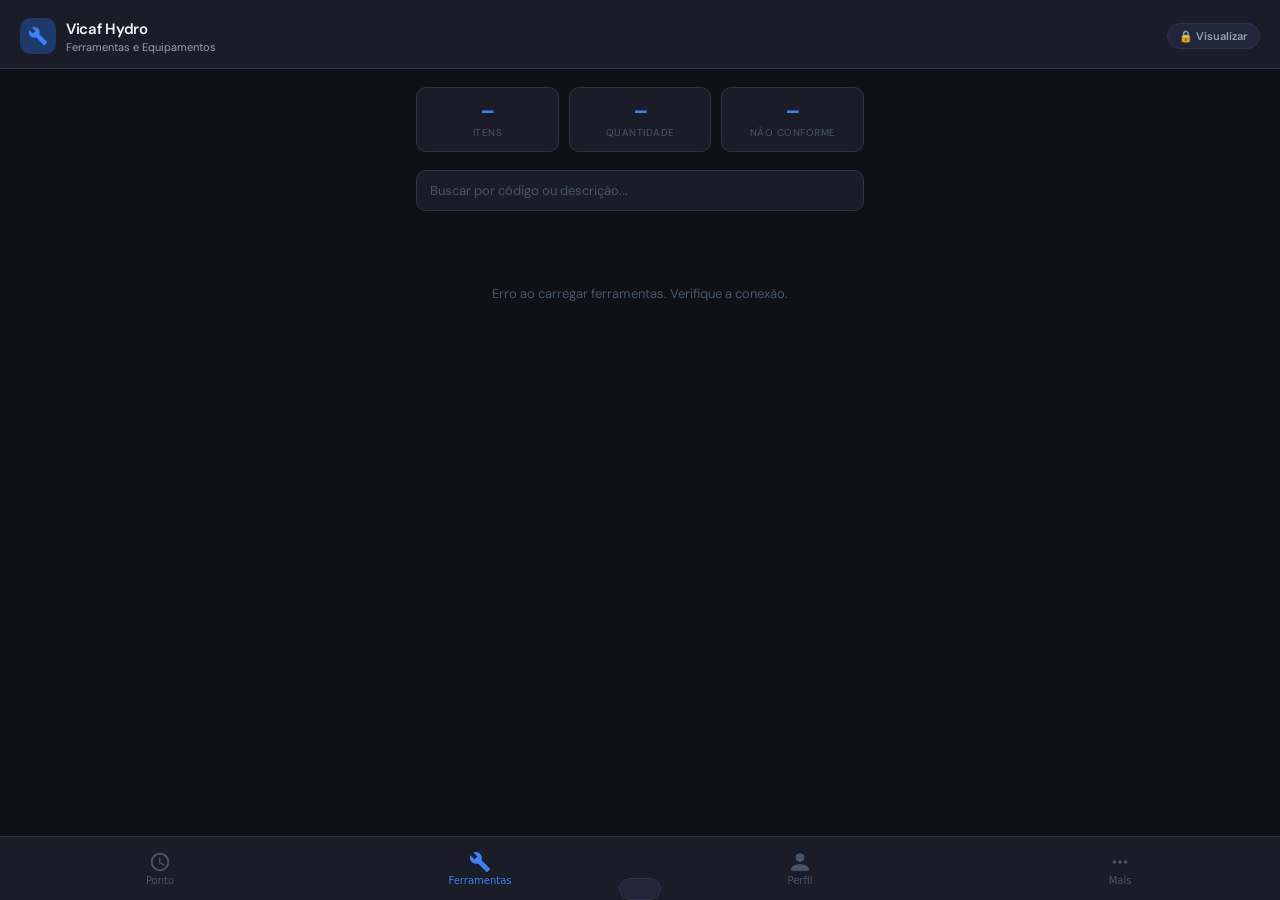
<file: ferramentas.html>
<!DOCTYPE html>
<html lang="pt-BR">
<head>
<meta charset="UTF-8">
<meta name="viewport" content="width=device-width, initial-scale=1.0, maximum-scale=1.0">
<title>Vicaf Hydro — Ferramentas</title>
<link href="https://fonts.googleapis.com/css2?family=DM+Sans:wght@300;400;500;600&family=DM+Mono:wght@400;500&display=swap" rel="stylesheet">
<link rel="stylesheet" href="fispq-nav.css?v=20261022d">
<style>
:root {
  --bg: #0f1117; --surface: #1a1d27; --surface2: #22263a; --border: #2e3347;
  --accent: #3b82f6; --accent-dim: #1d3a6b; --green: #22c55e; --green-dim: #14532d;
  --red: #ef4444; --red-dim: #7f1d1d; --amber: #f59e0b; --amber-dim: #451a03;
  --text: #f1f5f9; --text2: #94a3b8; --text3: #475569; --radius: 16px; --radius-sm: 10px;
}
* { box-sizing: border-box; margin: 0; padding: 0; -webkit-tap-highlight-color: transparent; }
html, body { height: 100%; background: var(--bg); color: var(--text); font-family: 'DM Sans', sans-serif; }
body { display: flex; flex-direction: column; min-height: 100vh; }
.header { padding: 18px 20px 14px; border-bottom: 1px solid var(--border); display: flex; align-items: center; justify-content: space-between; background: var(--surface); }
.logo { display: flex; align-items: center; gap: 10px; }
.logo-icon { width: 36px; height: 36px; border-radius: 10px; background: var(--accent-dim); display: flex; align-items: center; justify-content: center; }
.logo-icon svg { width: 20px; height: 20px; fill: var(--accent); }
.logo-text { font-size: 15px; font-weight: 600; letter-spacing: -0.3px; }
.logo-sub { font-size: 11px; color: var(--text2); margin-top: 1px; }
.header-right { display: flex; align-items: center; gap: 10px; }
.mode-pill { font-size: 11px; font-weight: 600; padding: 5px 11px; border-radius: 20px; cursor: pointer; user-select: none; transition: all .2s; font-family: 'DM Sans', sans-serif; border: 1px solid var(--border); background: var(--surface2); color: var(--text2); }
.mode-pill.unlocked { border-color: var(--green); color: var(--green); background: var(--green-dim); }
.main { flex: 1; overflow-y: auto; padding: 18px 16px 96px; max-width: 480px; margin: 0 auto; width: 100%; }
.section-label { font-size: 11px; font-weight: 500; text-transform: uppercase; letter-spacing: .8px; color: var(--text3); margin-bottom: 10px; }
.search-row { display: flex; gap: 10px; margin-bottom: 14px; }
.search-row input { flex: 1; background: var(--surface); border: 1px solid var(--border); border-radius: var(--radius-sm); padding: 11px 13px; font-size: 13px; color: var(--text); font-family: 'DM Sans', sans-serif; }
.search-row input::placeholder { color: var(--text3); }
.search-row input:focus { outline: none; border-color: var(--accent); }
.cat-scroll { display: flex; gap: 8px; overflow-x: auto; margin-bottom: 18px; padding-bottom: 2px; scrollbar-width: none; }
.cat-scroll::-webkit-scrollbar { display: none; }
.cat-chip { flex-shrink: 0; padding: 8px 14px; border-radius: 20px; font-size: 12px; font-weight: 500; background: var(--surface); border: 1px solid var(--border); color: var(--text2); cursor: pointer; white-space: nowrap; transition: all .2s; }
.cat-chip.active { background: var(--accent-dim); border-color: var(--accent); color: var(--accent); }
.summary-bar { display: flex; gap: 10px; margin-bottom: 18px; }
.summary-box { flex: 1; background: var(--surface); border: 1px solid var(--border); border-radius: var(--radius-sm); padding: 12px 14px; text-align: center; }
.summary-num { font-size: 18px; font-weight: 600; font-family: 'DM Mono', monospace; color: var(--accent); }
.summary-lbl { font-size: 10px; color: var(--text3); margin-top: 2px; text-transform: uppercase; letter-spacing: .5px; }
.group-block { margin-bottom: 20px; }
.group-title { display: flex; align-items: center; justify-content: space-between; padding: 0 2px 8px; }
.group-name { font-size: 12px; font-weight: 600; color: var(--text2); text-transform: uppercase; letter-spacing: .5px; }
.group-count { font-size: 11px; color: var(--text3); font-family: 'DM Mono', monospace; }
.tool-card { background: var(--surface); border: 1px solid var(--border); border-radius: var(--radius-sm); padding: 13px 14px; margin-bottom: 8px; cursor: pointer; transition: border-color .15s; }
.tool-card:active { transform: scale(0.99); }
.tool-row { display: flex; align-items: flex-start; justify-content: space-between; gap: 10px; }
.tool-thumb { width: 48px; height: 48px; border-radius: var(--radius-sm); background: var(--surface2); flex-shrink: 0; overflow: hidden; display: flex; align-items: center; justify-content: center; }
.tool-thumb img { width: 100%; height: 100%; object-fit: cover; }
.tool-thumb svg { width: 22px; height: 22px; fill: var(--text3); }
.tool-main { display: flex; gap: 12px; flex: 1; min-width: 0; }
.modal-photo { width: 100%; height: 160px; border-radius: var(--radius-sm); background: var(--surface2); margin-bottom: 14px; overflow: hidden; display: flex; align-items: center; justify-content: center; }
.modal-photo img { width: 100%; height: 100%; object-fit: contain; }
.modal-photo svg { width: 40px; height: 40px; fill: var(--text3); }
.tool-desc { font-size: 13px; font-weight: 500; color: var(--text); line-height: 1.4; }
.tool-meta { display: flex; align-items: center; gap: 8px; margin-top: 5px; }
.tool-codigo { font-size: 11px; color: var(--text3); font-family: 'DM Mono', monospace; }
.tool-qty { font-size: 11px; color: var(--text2); background: var(--surface2); padding: 2px 8px; border-radius: 10px; font-family: 'DM Mono', monospace; flex-shrink: 0; }
.tool-flags { display: flex; gap: 6px; flex-shrink: 0; }
.flag-dot { width: 9px; height: 9px; border-radius: 50%; margin-top: 3px; flex-shrink: 0; }
.flag-dot.ok { background: var(--green); }
.flag-dot.bad { background: var(--red); }
.flag-dot.unset { background: var(--text3); }
.tool-obs { font-size: 11px; color: var(--text3); font-style: italic; margin-top: 6px; }
.empty-state { text-align: center; padding: 40px 20px; color: var(--text3); font-size: 13px; }
.loading { text-align: center; padding: 30px; color: var(--text3); font-size: 13px; }
.fab { position: fixed; bottom: 80px; right: 20px; width: 56px; height: 56px; border-radius: 50%; background: var(--accent); color: #fff; border: none; font-size: 26px; cursor: pointer; box-shadow: 0 4px 20px rgba(59,130,246,.4); display: flex; align-items: center; justify-content: center; z-index: 100; transition: transform .15s; }
.fab:active { transform: scale(0.92); }
.toast { position: fixed; bottom: 80px; left: 50%; transform: translateX(-50%) translateY(80px); background: var(--surface2); border: 1px solid var(--border); border-radius: 24px; padding: 10px 20px; font-size: 13px; font-weight: 500; z-index: 300; transition: transform .3s cubic-bezier(.34,1.56,.64,1); white-space: nowrap; color: var(--text); }
.toast.show { transform: translateX(-50%) translateY(0); }
.toast.success { border-color: var(--green); color: var(--green); }
.toast.error { border-color: var(--red); color: var(--red); }
.toast.warn { border-color: var(--amber); color: var(--amber); }
.modal-overlay { position: fixed; inset: 0; background: rgba(0,0,0,0.7); display: flex; align-items: flex-end; justify-content: center; z-index: 200; opacity: 0; pointer-events: none; transition: opacity .25s; }
.modal-overlay.show { opacity: 1; pointer-events: all; }
.modal { background: var(--surface); border: 1px solid var(--border); border-radius: var(--radius) var(--radius) 0 0; padding: 24px 20px 32px; width: 100%; max-width: 480px; transform: translateY(100%); transition: transform .3s cubic-bezier(.34,1.2,.64,1); max-height: 88vh; overflow-y: auto; }
.modal-overlay.show .modal { transform: translateY(0); }
.modal-title { font-size: 16px; font-weight: 600; margin-bottom: 16px; }
.modal-close { float: right; background: var(--surface2); border: none; color: var(--text2); border-radius: 50%; width: 28px; height: 28px; cursor: pointer; font-size: 16px; display: flex; align-items: center; justify-content: center; font-family: 'DM Sans', sans-serif; }
.modal input, .modal textarea, .modal select { width: 100%; background: var(--surface2); border: 1px solid var(--border); border-radius: var(--radius-sm); padding: 11px 13px; font-size: 13px; color: var(--text); font-family: 'DM Sans', sans-serif; margin-bottom: 12px; }
.modal input:focus, .modal textarea:focus, .modal select:focus { outline: none; border-color: var(--accent); }
.modal textarea { resize: none; min-height: 70px; }
.modal select option { background: var(--surface2); }
.modal-label { font-size: 11px; color: var(--text3); margin-bottom: 5px; text-transform: uppercase; letter-spacing: .6px; }
.modal-btn { width: 100%; padding: 13px; border-radius: var(--radius-sm); border: none; font-size: 14px; font-weight: 600; cursor: pointer; font-family: 'DM Sans', sans-serif; margin-top: 4px; }
.modal-btn.primary { background: var(--accent); color: #fff; }
.modal-btn.red { background: var(--red-dim); color: var(--red); border: 1px solid var(--red); margin-top: 10px; }
.check-row { display: flex; align-items: center; gap: 10px; background: var(--surface2); border: 1px solid var(--border); border-radius: var(--radius-sm); padding: 11px 13px; margin-bottom: 12px; cursor: pointer; }
.check-row input { width: 18px; height: 18px; margin: 0; flex-shrink: 0; accent-color: var(--accent); }
.check-row span { font-size: 13px; color: var(--text); }
.readonly-banner { background: var(--surface2); border: 1px solid var(--border); border-radius: var(--radius-sm); padding: 10px 13px; font-size: 12px; color: var(--text2); margin-bottom: 14px; text-align: center; }
/* ── BOTTOM NAV + PWD MODAL ── */
.bottom-nav {
  position: fixed; bottom: 0; left: 0; right: 0;
  background: var(--surface); border-top: 1px solid var(--border);
  display: flex; align-items: center; justify-content: space-around;
  padding: 8px 0 max(8px, env(safe-area-inset-bottom));
  z-index: 40; transition: transform .3s ease;
}
.bottom-nav.hidden { transform: translateY(100%); }
.nav-item {
  display: flex; flex-direction: column; align-items: center; gap: 3px;
  padding: 6px 16px; cursor: pointer; text-decoration: none; color: var(--text3);
  font-size: 10px; font-weight: 500; transition: color .15s;
  -webkit-tap-highlight-color: transparent;
}
.nav-item svg { width: 22px; height: 22px; fill: currentColor; }
.nav-item.active { color: var(--accent); }
.nav-item:active { transform: scale(0.95); }
.pwd-overlay {
  position: fixed; inset: 0; background: rgba(0,0,0,.75);
  display: flex; align-items: center; justify-content: center;
  z-index: 500; opacity: 0; pointer-events: none; transition: opacity .2s;
}
.pwd-overlay.show { opacity: 1; pointer-events: all; }
.pwd-box {
  background: var(--surface); border: 1px solid var(--border);
  border-radius: var(--radius); padding: 28px 24px; width: 320px; max-width: 90vw;
}
.pwd-title { font-size: 16px; font-weight: 600; margin-bottom: 6px; }
.pwd-sub { font-size: 12px; color: var(--text2); margin-bottom: 18px; }
.pwd-input {
  width: 100%; background: var(--surface2); border: 1px solid var(--border);
  border-radius: var(--radius-sm); padding: 12px 14px; font-size: 15px;
  color: var(--text); font-family: 'DM Mono', monospace; margin-bottom: 12px; letter-spacing: 3px;
}
.pwd-input:focus { outline: none; border-color: var(--accent); }
.pwd-error { font-size: 12px; color: var(--red); margin-bottom: 10px; display: none; }
.pwd-btns { display: flex; gap: 10px; }
.pwd-btn { flex: 1; padding: 12px; border-radius: var(--radius-sm); font-size: 14px; font-weight: 600; cursor: pointer; border: none; font-family: 'DM Sans', sans-serif; }
.pwd-btn.cancel { background: var(--surface2); color: var(--text2); }
.pwd-btn.confirm { background: var(--accent); color: #fff; }
</style>
</head>
<body>

<div class="header">
  <div class="logo">
    <div class="logo-icon">
      <svg viewBox="0 0 24 24"><path d="M22.7 19l-9.1-9.1c.9-2.3.4-5-1.5-6.9-2-2-5-2.4-7.4-1.3L9 6 6 9 1.6 4.7C.4 7.1.9 10.1 2.9 12.1c1.9 1.9 4.6 2.4 6.9 1.5l9.1 9.1c.4.4 1 .4 1.4 0l2.3-2.3c.5-.4.5-1.1.1-1.4z"/></svg>
    </div>
    <div>
      <div class="logo-text">Vicaf Hydro</div>
      <div class="logo-sub">Ferramentas e Equipamentos</div>
    </div>
  </div>
  <div class="header-right">
    <div class="mode-pill" id="modePill" onclick="toggleAdmin()">&#x1F512; Visualizar</div>
  </div>
</div>

<div class="main">
  <div class="summary-bar">
    <div class="summary-box"><div class="summary-num" id="totalCount">—</div><div class="summary-lbl">Itens</div></div>
    <div class="summary-box"><div class="summary-num" id="totalQty">—</div><div class="summary-lbl">Quantidade</div></div>
    <div class="summary-box"><div class="summary-num" id="naoConformeCount">—</div><div class="summary-lbl">Não conforme</div></div>
  </div>
  <div class="search-row">
    <input type="text" id="searchInput" placeholder="Buscar por código ou descrição..." oninput="renderList()">
  </div>
  <div class="cat-scroll" id="catScroll"></div>
  <div id="listArea"><div class="loading">Carregando ferramentas...</div></div>
</div>

<button class="fab" id="fabAdd" onclick="openAddModal()" style="display:none">+</button>

<!-- BOTTOM NAV -->
<nav class="bottom-nav" id="bottomNav">
  <a class="nav-item" href="index.html"><svg viewBox="0 0 24 24"><path d="M11.99 2C6.47 2 2 6.48 2 12s4.47 10 9.99 10C17.52 22 22 17.52 22 12S17.52 2 11.99 2zM12 20c-4.42 0-8-3.58-8-8s3.58-8 8-8 8 3.58 8 8-3.58 8-8 8zm.5-13H11v6l5.25 3.15.75-1.23-4.5-2.67V7z"/></svg><span>Ponto</span></a>
  <a class="nav-item active" href="ferramentas.html"><svg viewBox="0 0 24 24"><path d="M22.7 19l-9.1-9.1c.9-2.3.4-5-1.5-6.9-2-2-5-2.4-7.4-1.3L9 6 6 9 1.6 4.7C.4 7.1.9 10.1 2.9 12.1c1.9 1.9 4.6 2.4 6.9 1.5l9.1 9.1c.4.4 1 .4 1.4 0l2.3-2.3c.5-.4.5-1.1.1-1.4z"/></svg><span>Ferramentas</span></a>
  <a class="nav-item" href="perfil.html"><svg viewBox="0 0 24 24"><path d="M12 12c2.7 0 4.8-2.1 4.8-4.8S14.7 2.4 12 2.4 7.2 4.5 7.2 7.2 9.3 12 12 12zm0 2.4c-3.2 0-9.6 1.6-9.6 4.8v2.4h19.2v-2.4c0-3.2-6.4-4.8-9.6-4.8z"/></svg><span>Perfil</span></a>
  <button class="nav-item" id="more-nav" type="button" aria-expanded="false" aria-controls="more-menu"><svg viewBox="0 0 24 24" aria-hidden="true"><path d="M6 10a2 2 0 1 0 0 4 2 2 0 0 0 0-4zm6 0a2 2 0 1 0 0 4 2 2 0 0 0 0-4zm6 0a2 2 0 1 0 0 4 2 2 0 0 0 0-4z"/></svg><span>Mais</span></button>
</nav>
<div id="more-menu" class="more-menu" hidden><a href="menu.html">Menu principal</a><a href="fisqs.html">FISPQ</a></div>

<div class="toast" id="toast"></div>

<!-- PWD MODAL -->
<div class="pwd-overlay" id="pwdOverlay">
  <div class="pwd-box">
    <div class="pwd-title">&#x1F512; Modo Edição</div>
    <div class="pwd-sub">Digite a senha do administrador</div>
    <input class="pwd-input" type="password" id="pwdInput" placeholder="••••••••••••" onkeydown="if(event.key==='Enter') confirmPwd()">
    <div class="pwd-error" id="pwdError">Senha incorreta. Tente novamente.</div>
    <div class="pwd-btns">
      <button class="pwd-btn cancel" onclick="cancelPwd()">Cancelar</button>
      <button class="pwd-btn confirm" onclick="confirmPwd()">Entrar</button>
    </div>
  </div>
</div>

<div class="modal-overlay" id="editModal">
  <div class="modal">
    <button class="modal-close" onclick="closeModal('editModal')">&#x2715;</button>
    <div class="modal-title" id="editModalTitle">Detalhes da ferramenta</div>
    <div class="modal-photo" id="editModalPhoto"></div>
    <div id="readonlyBanner" class="readonly-banner" style="display:none">Modo de visualização — desbloqueie o modo edição para alterar</div>
    <div class="modal-label">Categoria</div>
    <input type="text" id="editCategoria" disabled>
    <div class="modal-label">Código (patrimônio)</div>
    <input type="text" id="editCodigo" placeholder="Ex: 0001">
    <div class="modal-label">Descrição</div>
    <textarea id="editDescricao" placeholder="Descrição da ferramenta"></textarea>
    <div class="modal-label">Quantidade</div>
    <input type="number" id="editQuantidade" min="0" step="1">
    <label class="check-row">
      <input type="checkbox" id="editConforme">
      <span>Conforme (ok na última conferência)</span>
    </label>
    <div class="modal-label">Observação</div>
    <textarea id="editObservacao" placeholder="Observações sobre o item (opcional)"></textarea>
    <button class="modal-btn primary" id="saveBtn" onclick="saveTool()">Salvar alterações</button>
    <button class="modal-btn red" id="deleteBtn" onclick="confirmDeleteTool()" style="display:none">Excluir ferramenta</button>
  </div>
</div>

<div class="modal-overlay" id="addModal">
  <div class="modal">
    <button class="modal-close" onclick="closeModal('addModal')">&#x2715;</button>
    <div class="modal-title">Adicionar ferramenta</div>
    <div class="modal-label">Categoria</div>
    <select id="addCategoria"></select>
    <div class="modal-label">Código (patrimônio) — opcional</div>
    <input type="text" id="addCodigo" placeholder="Ex: 0003">
    <div class="modal-label">Descrição</div>
    <textarea id="addDescricao" placeholder="Descrição da ferramenta"></textarea>
    <div class="modal-label">Quantidade</div>
    <input type="number" id="addQuantidade" min="0" step="1" value="1">
    <button class="modal-btn primary" onclick="createTool()">Adicionar</button>
  </div>
</div>

<script src="usage-tracker.js"></script>
<script>
vicafUsage.sessionStart('ferramentas');
vicafUsage.moduleView('ferramentas');

const SUPABASE_URL = 'https://xuonzwvqqwbgcedidyie.supabase.co';
const SUPABASE_KEY = 'sb_publishable_90r8S_3VdagojDIoPHe5Gg_Ief-vsnu';
const ADMIN_PASSWORD = 'Vicaf2026!';

let adminUnlocked = false;
let allTools = [];
let activeCategory = '';
let currentEditId = null;

// ── SCROLL HIDE/SHOW NAV ──
(function() {
  let lastY = 0;
  const nav = document.getElementById('bottomNav');
  const main = document.querySelector('.main');
  main.addEventListener('scroll', () => {
    const y = main.scrollTop;
    if (y > lastY && y > 60) nav.classList.add('hidden');
    else nav.classList.remove('hidden');
    lastY = y;
  }, { passive: true });
  window.addEventListener('scroll', () => {
    const y = window.scrollY;
    if (y > lastY && y > 60) nav.classList.add('hidden');
    else nav.classList.remove('hidden');
    lastY = y;
  }, { passive: true });
})();

// ── PWD MODAL ──
let _pwdCb = null;
function openPwdModal(cb) {
  _pwdCb = cb;
  document.getElementById('pwdInput').value = '';
  document.getElementById('pwdError').style.display = 'none';
  document.getElementById('pwdOverlay').classList.add('show');
  setTimeout(() => document.getElementById('pwdInput').focus(), 150);
}
function cancelPwd() {
  document.getElementById('pwdOverlay').classList.remove('show');
  _pwdCb = null;
}
function confirmPwd() {
  if (document.getElementById('pwdInput').value === ADMIN_PASSWORD) {
    document.getElementById('pwdOverlay').classList.remove('show');
    document.getElementById('pwdError').style.display = 'none';
    if (_pwdCb) { _pwdCb(); _pwdCb = null; }
  } else {
    document.getElementById('pwdError').style.display = 'block';
    document.getElementById('pwdInput').value = '';
    document.getElementById('pwdInput').focus();
  }
}

async function api(method, path, body) {
  const res = await fetch(SUPABASE_URL + '/rest/v1/' + path, {
    method,
    headers: { 'apikey': SUPABASE_KEY, 'Authorization': 'Bearer ' + SUPABASE_KEY, 'Content-Type': 'application/json', 'Prefer': method === 'POST' ? 'return=representation' : 'return=representation' },
    body: body ? JSON.stringify(body) : undefined
  });
  if (!res.ok) { const e = await res.text(); throw new Error(e); }
  if (method === 'DELETE') return true;
  return res.json();
}

function toast(msg, type) {
  const t = document.getElementById('toast');
  t.textContent = msg;
  t.className = 'toast show' + (type ? ' ' + type : '');
  setTimeout(() => t.classList.remove('show'), 2400);
}

function openModal(id) { document.getElementById(id).classList.add('show'); }
function closeModal(id) { document.getElementById(id).classList.remove('show'); }

function toggleAdmin() {
  if (adminUnlocked) {
    adminUnlocked = false;
    updateAdminUI();
    toast('Modo visualização ativado', 'warn');
    return;
  }
  openPwdModal(() => {
    adminUnlocked = true;
    updateAdminUI();
    toast('Modo edição ativado', 'success');
  });
}

function updateAdminUI() {
  const pill = document.getElementById('modePill');
  const fab = document.getElementById('fabAdd');
  if (adminUnlocked) {
    pill.textContent = '\u{1F513} Editando';
    pill.classList.add('unlocked');
    fab.style.display = 'flex';
  } else {
    pill.textContent = '\u{1F512} Visualizar';
    pill.classList.remove('unlocked');
    fab.style.display = 'none';
  }
}

function categoryOrder(cat) {
  const order = ['Caixa de Ferramentas 0001', 'Caixa de Ferramentas 0002', 'Equipamentos Tipados/Adesivados', 'Equipamentos com Tags'];
  const idx = order.indexOf(cat);
  return idx === -1 ? 99 : idx;
}

function buildCategoryChips() {
  const cats = [...new Set(allTools.map(t => t.categoria))].sort((a, b) => categoryOrder(a) - categoryOrder(b));
  const scroll = document.getElementById('catScroll');
  scroll.innerHTML = '';
  const allChip = document.createElement('div');
  allChip.className = 'cat-chip' + (activeCategory === '' ? ' active' : '');
  allChip.textContent = 'Todas';
  allChip.onclick = () => { activeCategory = ''; buildCategoryChips(); renderList(); };
  scroll.appendChild(allChip);
  cats.forEach(cat => {
    const chip = document.createElement('div');
    chip.className = 'cat-chip' + (activeCategory === cat ? ' active' : '');
    chip.textContent = cat;
    chip.onclick = () => { activeCategory = cat; buildCategoryChips(); renderList(); };
    scroll.appendChild(chip);
  });
  const addSelect = document.getElementById('addCategoria');
  addSelect.innerHTML = cats.map(c => `<option value="${escapeHtml(c)}">${escapeHtml(c)}</option>`).join('');
}

function escapeHtml(s) {
  if (s === null || s === undefined) return '';
  return String(s).replace(/&/g, '&amp;').replace(/</g, '&lt;').replace(/>/g, '&gt;').replace(/"/g, '&quot;');
}

function updateSummary(filtered) {
  document.getElementById('totalCount').textContent = filtered.length;
  document.getElementById('totalQty').textContent = filtered.reduce((s, t) => s + (t.quantidade || 0), 0);
  document.getElementById('naoConformeCount').textContent = filtered.filter(t => t.conforme === false).length;
}

function renderList() {
  const search = document.getElementById('searchInput').value.trim().toLowerCase();
  let filtered = allTools;
  if (activeCategory) filtered = filtered.filter(t => t.categoria === activeCategory);
  if (search) {
    filtered = filtered.filter(t =>
      (t.descricao || '').toLowerCase().includes(search) ||
      (t.codigo || '').toLowerCase().includes(search) ||
      (t.categoria || '').toLowerCase().includes(search)
    );
  }
  updateSummary(filtered);
  const area = document.getElementById('listArea');
  if (!filtered.length) { area.innerHTML = '<div class="empty-state">Nenhuma ferramenta encontrada</div>'; return; }
  const groups = {};
  filtered.forEach(t => { if (!groups[t.categoria]) groups[t.categoria] = []; groups[t.categoria].push(t); });
  const groupNames = Object.keys(groups).sort((a, b) => categoryOrder(a) - categoryOrder(b));
  const photoPlaceholderSvg = '<svg viewBox="0 0 24 24"><path d="M4 5h16a1 1 0 0 1 1 1v12a1 1 0 0 1-1 1H4a1 1 0 0 1-1-1V6a1 1 0 0 1 1-1zm1 2v10h14V7H5zm2 8l3-3.5 2 2L15 9l4 6H7z"/></svg>';
  area.innerHTML = groupNames.map(name => {
    const items = groups[name];
    const cards = items.map(t => {
      let flagClass = 'unset';
      if (t.conforme === true) flagClass = 'ok';
      else if (t.conforme === false) flagClass = 'bad';
      const thumb = t.foto_url
        ? `<img src="${escapeHtml(t.foto_url)}" alt="" loading="lazy" onerror="this.parentElement.innerHTML='${photoPlaceholderSvg.replace(/'/g, "\'")}'">` 
        : photoPlaceholderSvg;
      return `<div class="tool-card" onclick="openEditModal(${t.id})">
        <div class="tool-row">
          <div class="tool-main">
            <div class="tool-thumb">${thumb}</div>
            <div style="flex:1;min-width:0">
              <div class="tool-desc">${escapeHtml(t.descricao)}</div>
              <div class="tool-meta">${t.codigo ? `<span class="tool-codigo">#${escapeHtml(t.codigo)}</span>` : '<span class="tool-codigo">sem código</span>'}</div>
              ${t.observacao ? `<div class="tool-obs">Obs: ${escapeHtml(t.observacao)}</div>` : ''}
            </div>
          </div>
          <div class="tool-flags"><div class="flag-dot ${flagClass}"></div></div>
          <div class="tool-qty">${t.quantidade}x</div>
        </div>
      </div>`;
    }).join('');
    return `<div class="group-block">
      <div class="group-title"><div class="group-name">${escapeHtml(name)}</div><div class="group-count">${items.length} itens</div></div>
      ${cards}
    </div>`;
  }).join('');
}

function openEditModal(id) {
  const t = allTools.find(x => x.id === id);
  if (!t) return;
  currentEditId = id;
  document.getElementById('editModalTitle').textContent = adminUnlocked ? 'Editar ferramenta' : 'Detalhes da ferramenta';
  const photoPlaceholderSvg = '<svg viewBox="0 0 24 24"><path d="M4 5h16a1 1 0 0 1 1 1v12a1 1 0 0 1-1 1H4a1 1 0 0 1-1-1V6a1 1 0 0 1 1-1zm1 2v10h14V7H5zm2 8l3-3.5 2 2L15 9l4 6H7z"/></svg>';
  const photoEl = document.getElementById('editModalPhoto');
  photoEl.innerHTML = t.foto_url
    ? `<img src="${escapeHtml(t.foto_url)}" alt="" onerror="this.parentElement.innerHTML='${photoPlaceholderSvg.replace(/'/g, "\'")}'">`
    : photoPlaceholderSvg;
  document.getElementById('editCategoria').value = t.categoria;
  document.getElementById('editCodigo').value = t.codigo || '';
  document.getElementById('editDescricao').value = t.descricao || '';
  document.getElementById('editQuantidade').value = t.quantidade;
  document.getElementById('editConforme').checked = t.conforme === true;
  document.getElementById('editObservacao').value = t.observacao || '';
  const fields = ['editCodigo', 'editDescricao', 'editQuantidade', 'editConforme', 'editObservacao'];
  fields.forEach(f => document.getElementById(f).disabled = !adminUnlocked);
  document.getElementById('readonlyBanner').style.display = adminUnlocked ? 'none' : 'block';
  document.getElementById('saveBtn').style.display = adminUnlocked ? 'block' : 'none';
  document.getElementById('deleteBtn').style.display = adminUnlocked ? 'block' : 'none';
  openModal('editModal');
}

async function saveTool() {
  if (!adminUnlocked || currentEditId === null) return;
  const codigo = document.getElementById('editCodigo').value.trim();
  const descricao = document.getElementById('editDescricao').value.trim();
  const quantidade = parseInt(document.getElementById('editQuantidade').value, 10);
  const conforme = document.getElementById('editConforme').checked;
  const observacao = document.getElementById('editObservacao').value.trim();
  if (!descricao) { toast('Descrição é obrigatória', 'error'); return; }
  if (isNaN(quantidade) || quantidade < 0) { toast('Quantidade inválida', 'error'); return; }
  try {
    await api('PATCH', `ferramentas?id=eq.${currentEditId}`, { codigo: codigo || null, descricao, quantidade, conforme, observacao: observacao || null });
    vicafUsage.recordUpdate('ferramentas', 'tool');
    toast('Ferramenta atualizada', 'success');
    closeModal('editModal');
    await loadTools();
  } catch (e) { toast('Erro ao salvar', 'error'); }
}

function confirmDeleteTool() {
  if (!adminUnlocked || currentEditId === null) return;
  const t = allTools.find(x => x.id === currentEditId);
  if (!t) return;
  if (!confirm(`Excluir "${t.descricao}"? Essa ação não pode ser desfeita.`)) return;
  deleteTool(currentEditId);
}

async function deleteTool(id) {
  try {
    await api('DELETE', `ferramentas?id=eq.${id}`);
    vicafUsage.action('ferramentas', 'delete_tool', { entity: 'tool' });
    toast('Ferramenta exluída', 'success');
    closeModal('editModal');
    await loadTools();
  } catch (e) { toast('Erro ao excluir', 'error'); }
}

function openAddModal() {
  if (!adminUnlocked) return;
  document.getElementById('addCodigo').value = '';
  document.getElementById('addDescricao').value = '';
  document.getElementById('addQuantidade').value = 1;
  if (activeCategory) document.getElementById('addCategoria').value = activeCategory;
  openModal('addModal');
}

async function createTool() {
  const categoria = document.getElementById('addCategoria').value;
  const codigo = document.getElementById('addCodigo').value.trim();
  const descricao = document.getElementById('addDescricao').value.trim();
  const quantidade = parseInt(document.getElementById('addQuantidade').value, 10);
  if (!categoria) { toast('Selecione uma categoria', 'error'); return; }
  if (!descricao) { toast('Descrição é obrigatória', 'error'); return; }
  if (isNaN(quantidade) || quantidade < 0) { toast('Quantidade inválida', 'error'); return; }
  try {
    await api('POST', 'ferramentas', { categoria, codigo: codigo || null, descricao, quantidade, conforme: null, observacao: null });
    vicafUsage.recordCreate('ferramentas', 'tool');
    toast('Ferramenta adicionada', 'success');
    closeModal('addModal');
    await loadTools();
  } catch (e) { toast('Erro ao adicionar', 'error'); }
}

async function loadTools() {
  try {
    allTools = await api('GET', 'ferramentas?select=id,categoria,codigo,descricao,quantidade,conforme,observacao,foto_url&order=categoria.asc,id.asc');
    buildCategoryChips();
    renderList();
  } catch (e) {
    document.getElementById('listArea').innerHTML = '<div class="empty-state">Erro ao carregar ferramentas. Verifique a conexão.</div>';
  }
}

updateAdminUI();
loadTools();
</script>
<script src="fispq-nav.js?v=20261022c"></script>
</body>
</html>
</file>
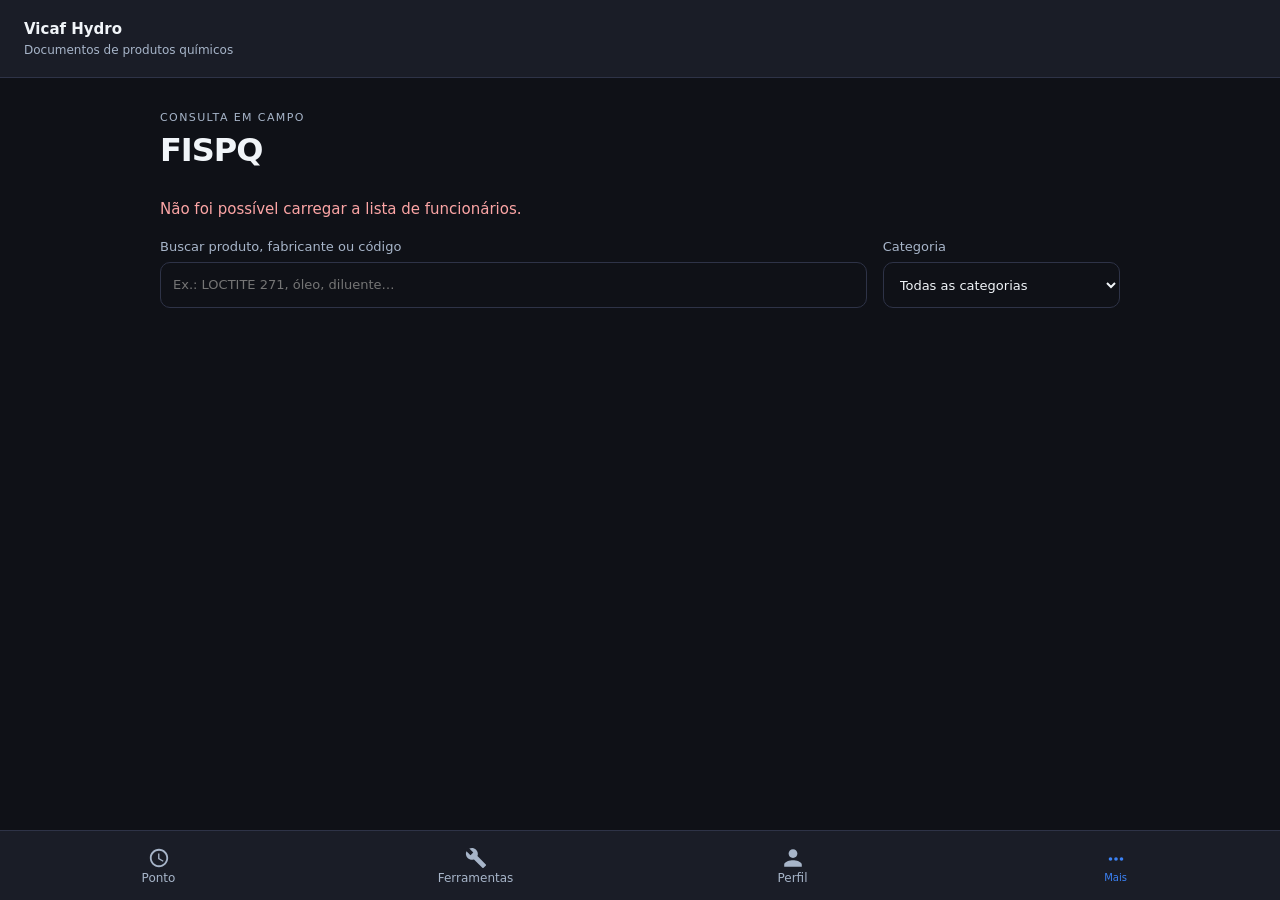
<file: fisqs.html>
<!DOCTYPE html>
<html lang="pt-BR">
<head>
<meta charset="UTF-8"><meta name="viewport" content="width=device-width, initial-scale=1">
<title>Vicaf Hydro — FISPQ</title>
<link rel="manifest" href="manifest.json"><meta name="theme-color" content="#0f1117">
<link rel="apple-touch-icon" href="icon-192.png"><link rel="stylesheet" href="fisqs.css"><link rel="stylesheet" href="fispq-nav.css?v=20261022d">
<script src="fisqs.js" defer></script>
</head>
<body>
<header><a href="menu.html" class="brand">Vicaf Hydro <span>Documentos de produtos químicos</span></a><button id="logout" hidden>Sair do modo supervisor</button></header>
<main>
<div class="heading"><div><p class="eyebrow">CONSULTA EM CAMPO</p><h1>FISPQ</h1></div><button id="add" class="primary" hidden>+ Adicionar FISPQ</button></div>
<dialog id="login-panel"><section class="panel">
<h2>Acessar documentos</h2><p>Selecione seu nome e digite o mesmo PIN de quatro dígitos usado no Ponto. Supervisores podem adicionar novas fichas e revisões.</p>
<form id="login-form"><label>Seu nome<select id="employee" required><option value="">Selecione seu nome</option></select></label><label>PIN de 4 dígitos<input id="pin" type="password" inputmode="numeric" autocomplete="one-time-code" pattern="[0-9]{4}" minlength="4" maxlength="4" required></label><button class="primary" type="submit">Entrar</button></form>
<p class="muted">O acesso é encerrado ao sair deste módulo.</p>
</section></dialog>
<p id="status" role="status" aria-live="polite"></p>
<section id="catalog">
<div class="filters"><label class="search">Buscar produto, fabricante ou código<input id="search" type="search" placeholder="Ex.: LOCTITE 271, óleo, diluente…"></label><label>Categoria<select id="category"><option value="">Todas as categorias</option></select></label></div>
<p id="count" class="muted"></p><div id="results" class="results"></div><button id="retry" hidden>Tentar novamente</button>
</section>
</main>
<nav class="bottom-nav" aria-label="Navegação principal">
  <a class="nav-item" href="index.html"><svg viewBox="0 0 24 24" aria-hidden="true"><path d="M11.99 2C6.47 2 2 6.48 2 12s4.47 10 9.99 10C17.52 22 22 17.52 22 12S17.52 2 11.99 2zM12 20c-4.42 0-8-3.58-8-8s3.58-8 8-8 8 3.58 8 8-3.58 8-8 8zm.5-13H11v6l5.25 3.15.75-1.23-4.5-2.67V7z"/></svg><span>Ponto</span></a>
  <a class="nav-item" href="ferramentas.html"><svg viewBox="0 0 24 24" aria-hidden="true"><path d="M22.7 19l-9.1-9.1c.9-2.3.4-5-1.5-6.9-2-2-5-2.4-7.4-1.3L9 6 6 9 1.6 4.7C.4 7.1.9 10.1 2.9 12.1c1.9 1.9 4.6 2.4 6.9 1.5l9.1 9.1c.4.4 1 .4 1.4 0l2.3-2.3c.5-.4.5-1.1.1-1.4z"/></svg><span>Ferramentas</span></a>
  <a class="nav-item" href="perfil.html"><svg viewBox="0 0 24 24" aria-hidden="true"><path d="M12 12c2.7 0 4.8-2.1 4.8-4.8S14.7 2.4 12 2.4 7.2 4.5 7.2 7.2 9.3 12 12 12zm0 2.4c-3.2 0-9.6 1.6-9.6 4.8v2.4h19.2v-2.4c0-3.2-6.4-4.8-9.6-4.8z"/></svg><span>Perfil</span></a>
  <button class="nav-item active" id="more-nav" type="button" aria-expanded="false" aria-controls="more-menu"><svg viewBox="0 0 24 24" aria-hidden="true"><path d="M6 10a2 2 0 1 0 0 4 2 2 0 0 0 0-4zm6 0a2 2 0 1 0 0 4 2 2 0 0 0 0-4zm6 0a2 2 0 1 0 0 4 2 2 0 0 0 0-4z"/></svg><span>Mais</span></button>
</nav>
<div id="more-menu" class="more-menu" hidden><a href="menu.html">Menu principal</a><span>FISPQ</span></div>
<dialog id="detail"><div class="dialog-head"><h2 id="detail-title"></h2><button data-close="detail" aria-label="Fechar detalhes">Fechar</button></div><div id="detail-body"></div></dialog>
<dialog id="viewer"><div class="dialog-head"><h2 id="viewer-title">Documento original</h2><button data-close="viewer">Fechar</button></div><p id="viewer-status" role="status"></p><div id="viewer-links" class="actions"></div><iframe id="pdf-frame" title="Documento PDF original" hidden></iframe></dialog>
<dialog id="editor"><div class="dialog-head"><h2 id="editor-title">Adicionar FISPQ</h2><button id="close-editor" data-close="editor">Cancelar</button></div>
<form id="upload-form">
<label>Produto<select id="product-choice"><option value="">Cadastrar novo produto</option></select></label>
<div id="new-product" class="form-grid"><label>Nome do produto<input name="name" maxlength="200" required></label><label>Fabricante<input name="manufacturer" maxlength="200"></label><label>Código<input name="code" maxlength="100"></label><label>Componente / variante<input name="component" placeholder="Ex.: A, B, grau 68" maxlength="100"></label><label>Categoria<select name="category"><option>Tintas</option><option>Solventes</option><option>Lubrificantes</option><option>Adesivos e vedantes</option><option>Outros</option></select></label></div>
<label>Tipo de documento<select name="kind"><option value="safety">Ficha de segurança</option><option value="technical">Ficha técnica</option><option value="certificate">Certificado / documentos de lote</option><option value="other">Outros</option></select></label>
<p class="muted">Para um produto existente, adicionar o mesmo tipo cria uma nova versão e preserva o histórico. Confira a revisão impressa no documento antes de substituir a versão atual.</p>
<div class="form-grid"><label>Data da revisão (se informada)<input name="revision_date" type="date"></label><label>Revisão / versão no documento<input name="revision_label" maxlength="100" placeholder="Ex.: Revisão 02"></label></div>
<label>Documento PDF (até 15 MB)<input name="pdf" type="file" accept="application/pdf,.pdf" required></label>
<label class="check"><input name="scanned" type="checkbox"> PDF digitalizado / imagem</label>
<label>Resumo revisado (opcional)<textarea name="summary" maxlength="10000" rows="5" placeholder="Transcreva apenas informações conferidas no documento original."></textarea></label>
<label class="check"><input name="reviewed" type="checkbox"> Conferi o resumo com o documento original.</label>
<p class="muted">É possível salvar apenas o PDF. Não é necessário preencher um resumo.</p>
<p id="upload-status" role="status" aria-live="polite"></p><button id="save" class="primary" type="submit">Salvar documento</button>
</form></dialog>
<script src="fispq-nav.js?v=20261022c"></script>
</body></html>
</file>
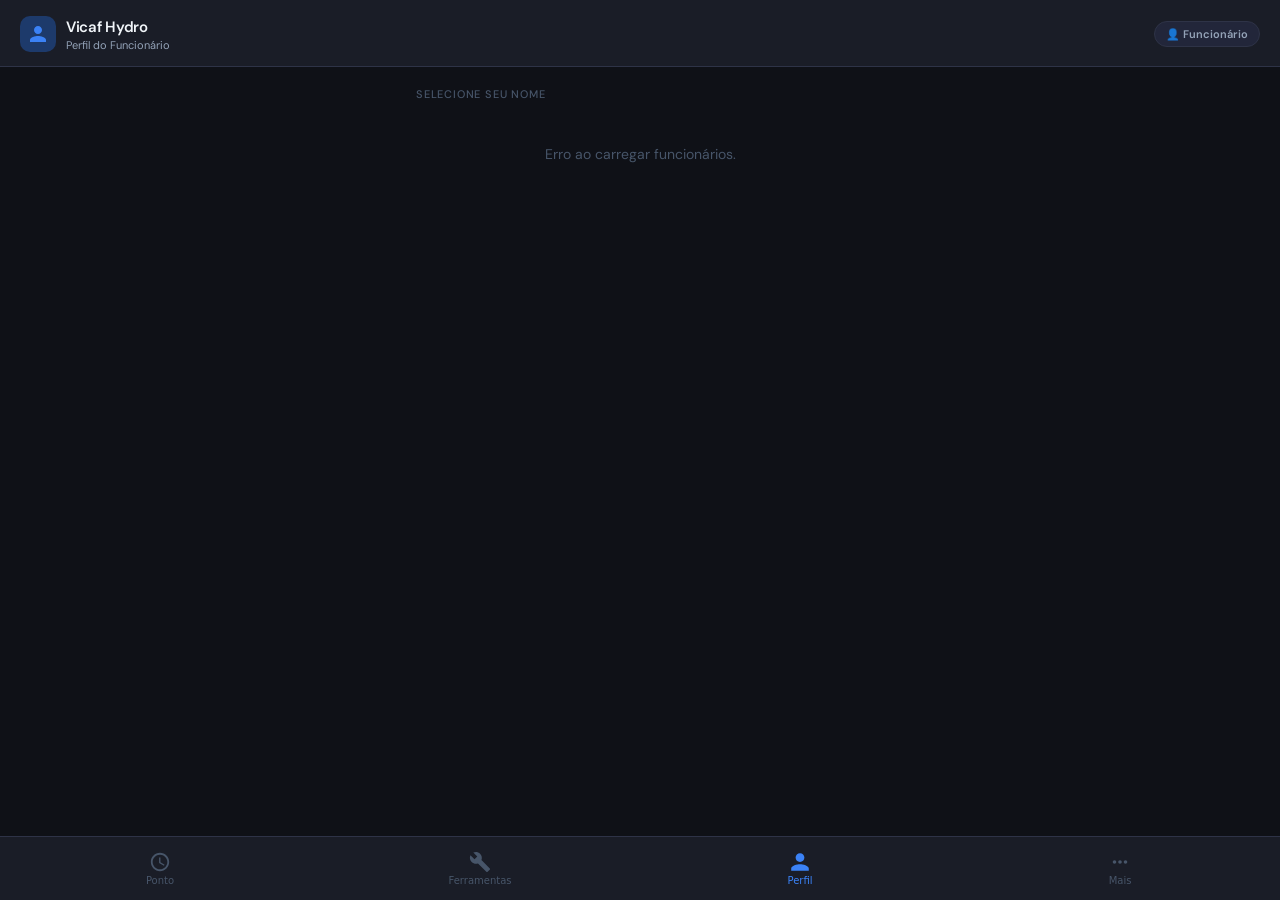
<file: perfil.html>
<!DOCTYPE html>
<html lang="pt-BR">
<head>
<meta charset="UTF-8">
<meta name="viewport" content="width=device-width, initial-scale=1.0, maximum-scale=1.0">
<title>Vicaf Hydro — Perfil</title>
<link href="https://fonts.googleapis.com/css2?family=DM+Sans:wght@300;400;500;600&family=DM+Mono:wght@400;500&display=swap" rel="stylesheet">
<link rel="stylesheet" href="fispq-nav.css?v=20261022d">
<style>
:root {
  --bg: #0f1117; --surface: #1a1d27; --surface2: #22263a; --border: #2e3347;
  --accent: #3b82f6; --accent-dim: #1d3a6b;
  --green: #22c55e; --green-dim: #14532d;
  --red: #ef4444; --red-dim: #7f1d1d;
  --amber: #f59e0b; --amber-dim: #451a03;
  --text: #f1f5f9; --text2: #94a3b8; --text3: #475569;
  --radius: 16px; --radius-sm: 10px;
}
* { box-sizing: border-box; margin: 0; padding: 0; -webkit-tap-highlight-color: transparent; }
html, body { min-height: 100%; background: var(--bg); color: var(--text); font-family: 'DM Sans', sans-serif; }

/* ── HEADER ── */
.header {
  padding: 16px 20px 14px;
  border-bottom: 1px solid var(--border);
  background: var(--surface);
  display: flex; align-items: center; justify-content: space-between;
  position: sticky; top: 0; z-index: 50;
}
.logo { display: flex; align-items: center; gap: 10px; }
.logo-icon { width: 36px; height: 36px; border-radius: 10px; background: var(--accent-dim); display: flex; align-items: center; justify-content: center; }
.logo-icon svg { width: 20px; height: 20px; fill: var(--accent); }
.logo-text { font-size: 15px; font-weight: 600; letter-spacing: -0.3px; }
.logo-sub { font-size: 11px; color: var(--text2); margin-top: 1px; }
.mode-pill {
  font-size: 11px; font-weight: 600; padding: 5px 11px; border-radius: 20px;
  cursor: pointer; user-select: none; transition: all .2s;
  border: 1px solid var(--border); background: var(--surface2); color: var(--text2);
}
.mode-pill.supervisor { border-color: var(--amber); color: var(--amber); background: var(--amber-dim); }

/* ── MAIN ── */
.main { max-width: 480px; margin: 0 auto; padding: 20px 16px 88px; }

/* ── SCREEN: SELECT EMPLOYEE ── */
.screen { display: none; }
.screen.active { display: block; }

.section-label {
  font-size: 11px; font-weight: 500; text-transform: uppercase;
  letter-spacing: .8px; color: var(--text3); margin-bottom: 12px;
}

.emp-grid { display: flex; flex-direction: column; gap: 8px; }
.emp-btn {
  display: flex; align-items: center; gap: 14px;
  background: var(--surface); border: 1px solid var(--border);
  border-radius: var(--radius-sm); padding: 14px 16px;
  cursor: pointer; transition: border-color .15s; text-align: left; width: 100%;
  color: var(--text);
}
.emp-btn:active { transform: scale(0.99); }
.emp-btn:hover { border-color: var(--accent); }
.emp-avatar {
  width: 44px; height: 44px; border-radius: 50%;
  background: var(--accent-dim); color: var(--accent);
  font-weight: 600; font-size: 15px;
  display: flex; align-items: center; justify-content: center; flex-shrink: 0;
}
.emp-name { font-size: 15px; font-weight: 500; }
.emp-cargo { font-size: 12px; color: var(--text2); margin-top: 2px; }

/* ── BACK BUTTON ── */
.back-btn {
  display: flex; align-items: center; gap: 6px;
  background: none; border: none; color: var(--text2);
  font-size: 13px; cursor: pointer; padding: 0; margin-bottom: 18px;
  font-family: 'DM Sans', sans-serif;
}
.back-btn svg { width: 16px; height: 16px; fill: var(--text2); }
.back-btn:hover { color: var(--text); }

/* ── PROFILE CARD ── */
.profile-header {
  background: var(--surface); border: 1px solid var(--border);
  border-radius: var(--radius); padding: 20px;
  display: flex; align-items: center; gap: 16px; margin-bottom: 20px;
}
.profile-avatar {
  width: 64px; height: 64px; border-radius: 50%;
  background: var(--accent-dim); color: var(--accent);
  font-weight: 600; font-size: 22px;
  display: flex; align-items: center; justify-content: center; flex-shrink: 0;
}
.profile-name { font-size: 20px; font-weight: 600; letter-spacing: -0.3px; }
.profile-cargo { font-size: 13px; color: var(--text2); margin-top: 3px; }
.profile-admissao { font-size: 11px; color: var(--text3); margin-top: 4px; font-family: 'DM Mono', monospace; }

/* ── SECTIONS ── */
.section-card {
  background: var(--surface); border: 1px solid var(--border);
  border-radius: var(--radius); padding: 18px; margin-bottom: 16px;
}
.section-title {
  font-size: 13px; font-weight: 600; color: var(--text);
  margin-bottom: 14px; display: flex; align-items: center; gap: 8px;
}
.section-title span { font-size: 16px; }

.info-row { display: flex; flex-direction: column; gap: 3px; margin-bottom: 14px; }
.info-row:last-child { margin-bottom: 0; }
.info-label { font-size: 10px; text-transform: uppercase; letter-spacing: .7px; color: var(--text3); font-weight: 500; }
.info-value { font-size: 14px; color: var(--text); }
.info-value.empty { color: var(--text3); font-style: italic; font-size: 13px; }

.info-grid { display: grid; grid-template-columns: 1fr 1fr; gap: 14px; }

/* ── STATUS BADGE (exames/NRs) ── */
.status-badge {
  display: inline-flex; align-items: center; gap: 5px;
  font-size: 11px; font-weight: 600; padding: 3px 8px;
  border-radius: 6px; white-space: nowrap;
}
.badge-ok    { background: var(--green-dim); color: var(--green); }
.badge-warn  { background: var(--amber-dim); color: var(--amber); }
.badge-expired { background: var(--red-dim); color: var(--red); }
.badge-none  { background: var(--surface2); color: var(--text3); }

/* ── DOC ITEMS ── */
.doc-item {
  display: flex; align-items: flex-start; justify-content: space-between;
  gap: 10px; padding: 12px 0; border-bottom: 1px solid var(--border);
}
.doc-item:last-child { border-bottom: none; padding-bottom: 0; }
.doc-item:first-child { padding-top: 0; }
.doc-info { flex: 1; min-width: 0; }
.doc-name { font-size: 14px; font-weight: 500; color: var(--text); margin-bottom: 3px; }
.doc-dates { font-size: 11px; color: var(--text2); font-family: 'DM Mono', monospace; }
.doc-obs { font-size: 11px; color: var(--text3); margin-top: 3px; }

.empty-docs {
  text-align: center; padding: 20px 0;
  color: var(--text3); font-size: 13px; font-style: italic;
}

/* ── EDIT BUTTONS ── */
.edit-section-btn {
  display: block; width: 100%; margin-top: 14px;
  background: var(--surface2); border: 1px solid var(--border);
  border-radius: var(--radius-sm); padding: 10px;
  color: var(--text2); font-size: 12px; font-weight: 500;
  cursor: pointer; font-family: 'DM Sans', sans-serif;
  transition: all .2s; text-align: center;
}
.edit-section-btn:hover { border-color: var(--accent); color: var(--accent); }

.add-doc-btn {
  display: block; width: 100%; margin-top: 12px;
  background: none; border: 1px dashed var(--border);
  border-radius: var(--radius-sm); padding: 10px;
  color: var(--text3); font-size: 12px;
  cursor: pointer; font-family: 'DM Sans', sans-serif;
  transition: all .2s; text-align: center;
}
.add-doc-btn:hover { border-color: var(--accent); color: var(--accent); }

/* ── MODAL ── */
.modal-overlay {
  display: none; position: fixed; inset: 0;
  background: rgba(0,0,0,.7); z-index: 100;
  align-items: flex-end; justify-content: center;
}
.modal-overlay.show { display: flex; }
.modal {
  background: var(--surface); border: 1px solid var(--border);
  border-radius: var(--radius) var(--radius) 0 0;
  padding: 24px 20px 32px; width: 100%; max-width: 480px;
  max-height: 90vh; overflow-y: auto;
}
.modal-close {
  position: absolute; top: 16px; right: 16px;
  background: var(--surface2); border: 1px solid var(--border);
  color: var(--text2); width: 30px; height: 30px;
  border-radius: 50%; cursor: pointer; font-size: 14px;
  display: flex; align-items: center; justify-content: center;
}
.modal-wrap { position: relative; }
.modal-title { font-size: 17px; font-weight: 600; margin-bottom: 20px; padding-right: 36px; }
.modal-label { font-size: 11px; text-transform: uppercase; letter-spacing: .7px; color: var(--text3); font-weight: 500; margin-bottom: 6px; margin-top: 14px; }
.modal-label:first-of-type { margin-top: 0; }
.modal input, .modal textarea, .modal select {
  width: 100%; background: var(--surface2); border: 1px solid var(--border);
  border-radius: var(--radius-sm); padding: 11px 13px;
  font-size: 14px; color: var(--text); font-family: 'DM Sans', sans-serif;
}
.modal input:focus, .modal textarea:focus, .modal select:focus {
  outline: none; border-color: var(--accent);
}
.modal textarea { resize: vertical; min-height: 72px; }
.modal select option { background: var(--surface2); }
.modal-row { display: grid; grid-template-columns: 1fr 1fr; gap: 12px; }
.modal-btn {
  display: block; width: 100%; margin-top: 18px;
  padding: 13px; border-radius: var(--radius-sm);
  font-size: 14px; font-weight: 600; cursor: pointer;
  font-family: 'DM Sans', sans-serif; border: none; transition: opacity .15s;
}
.modal-btn:active { opacity: .8; }
.modal-btn.primary { background: var(--accent); color: #fff; }
.modal-btn.danger  { background: var(--red-dim); color: var(--red); border: 1px solid var(--red); margin-top: 10px; }

.modal-divider { border: none; border-top: 1px solid var(--border); margin: 18px 0; }

/* ── TOAST ── */
.toast {
  position: fixed; bottom: 24px; left: 50%; transform: translateX(-50%) translateY(80px);
  background: var(--surface); border: 1px solid var(--border);
  color: var(--text); padding: 11px 20px; border-radius: 24px;
  font-size: 13px; font-weight: 500; z-index: 200;
  transition: transform .25s; pointer-events: none; white-space: nowrap;
}
.toast.show { transform: translateX(-50%) translateY(0); }
.toast.success { border-color: var(--green); color: var(--green); }
.toast.error   { border-color: var(--red); color: var(--red); }
.toast.warn    { border-color: var(--amber); color: var(--amber); }

/* ── LOADING ── */
.loading { text-align: center; color: var(--text3); padding: 32px; font-size: 14px; }

/* ── COMPLIANCE OVERVIEW (supervisor) ── */
.overview-card {
  background: var(--surface); border: 1px solid var(--border);
  border-radius: var(--radius-sm); padding: 14px 16px;
  margin-bottom: 10px; cursor: pointer; transition: border-color .15s;
  display: flex; align-items: center; gap: 14px;
}
.overview-card:hover { border-color: var(--accent); }
.overview-card:active { transform: scale(0.99); }
.overview-avatar {
  width: 44px; height: 44px; border-radius: 50%; flex-shrink: 0;
  background: var(--accent-dim); color: var(--accent);
  font-weight: 600; font-size: 15px;
  display: flex; align-items: center; justify-content: center;
}
.overview-info { flex: 1; min-width: 0; }
.overview-name { font-size: 14px; font-weight: 600; }
.overview-cargo { font-size: 11px; color: var(--text2); margin-top: 2px; }
.overview-badges { display: flex; gap: 6px; flex-wrap: wrap; margin-top: 6px; }
.ov-badge {
  font-size: 10px; font-weight: 600; padding: 2px 8px;
  border-radius: 6px; white-space: nowrap;
}
.ov-ok      { background: var(--green-dim); color: var(--green); }
.ov-warn    { background: var(--amber-dim); color: var(--amber); }
.ov-expired { background: var(--red-dim);   color: var(--red);   }
.ov-none    { background: var(--surface2);  color: var(--text3); }
.overview-arrow { color: var(--text3); font-size: 18px; flex-shrink: 0; }

/* ── BOTTOM NAV + PWD MODAL ── */
.bottom-nav {
  position: fixed; bottom: 0; left: 0; right: 0;
  background: var(--surface); border-top: 1px solid var(--border);
  display: flex; align-items: center; justify-content: space-around;
  padding: 8px 0 max(8px, env(safe-area-inset-bottom));
  z-index: 40; transition: transform .3s ease;
}
.bottom-nav.hidden { transform: translateY(100%); }
.nav-item {
  display: flex; flex-direction: column; align-items: center; gap: 3px;
  padding: 6px 16px; cursor: pointer; text-decoration: none; color: var(--text3);
  font-size: 10px; font-weight: 500; transition: color .15s;
  -webkit-tap-highlight-color: transparent;
}
.nav-item svg { width: 22px; height: 22px; fill: currentColor; }
.nav-item.active { color: var(--accent); }
.nav-item:active { transform: scale(0.95); }
.pwd-overlay {
  position: fixed; inset: 0; background: rgba(0,0,0,.75);
  display: flex; align-items: center; justify-content: center;
  z-index: 500; opacity: 0; pointer-events: none; transition: opacity .2s;
}
.pwd-overlay.show { opacity: 1; pointer-events: all; }
.pwd-box {
  background: var(--surface); border: 1px solid var(--border);
  border-radius: var(--radius); padding: 28px 24px; width: 320px; max-width: 90vw;
}
.pwd-title { font-size: 16px; font-weight: 600; margin-bottom: 6px; }
.pwd-sub { font-size: 12px; color: var(--text2); margin-bottom: 18px; }
.pwd-input {
  width: 100%; background: var(--surface2); border: 1px solid var(--border);
  border-radius: var(--radius-sm); padding: 12px 14px; font-size: 15px;
  color: var(--text); font-family: 'DM Mono', monospace; margin-bottom: 12px; letter-spacing: 3px;
}
.pwd-input:focus { outline: none; border-color: var(--accent); }
.pwd-error { font-size: 12px; color: var(--red); margin-bottom: 10px; display: none; }
.pwd-btns { display: flex; gap: 10px; }
.pwd-btn { flex: 1; padding: 12px; border-radius: var(--radius-sm); font-size: 14px; font-weight: 600; cursor: pointer; border: none; font-family: 'DM Sans', sans-serif; }
.pwd-btn.cancel { background: var(--surface2); color: var(--text2); }
.pwd-btn.confirm { background: var(--accent); color: #fff; }
</style>
</head>
<body>

<div class="header">
  <div class="logo">
    <div class="logo-icon">
      <svg viewBox="0 0 24 24"><path d="M12 12c2.7 0 4.8-2.1 4.8-4.8S14.7 2.4 12 2.4 7.2 4.5 7.2 7.2 9.3 12 12 12zm0 2.4c-3.2 0-9.6 1.6-9.6 4.8v2.4h19.2v-2.4c0-3.2-6.4-4.8-9.6-4.8z"/></svg>
    </div>
    <div>
      <div class="logo-text">Vicaf Hydro</div>
      <div class="logo-sub">Perfil do Funcionário</div>
    </div>
  </div>
  <div class="mode-pill" id="modePill" onclick="toggleSupervisor()">👤 Funcionário</div>
</div>

<div class="main">

  <!-- SCREEN: SELECT EMPLOYEE -->
  <div class="screen active" id="screenSelect">
    <div class="section-label" id="selectLabel">Selecione seu nome</div>
    <div class="emp-grid" id="empGrid">
      <div class="loading">Carregando...</div>
    </div>

    <!-- COMPLIANCE OVERVIEW — only visible in supervisor mode -->
    <div id="complianceSection" style="display:none">
      <div class="section-label" style="margin-top:28px">📋 Situação de Documentos</div>
      <div id="complianceArea"><div class="loading">Carregando...</div></div>
    </div>
  </div>

  <!-- SCREEN: PROFILE -->
  <div class="screen" id="screenProfile">
    <button class="back-btn" onclick="goBack()">
      <svg viewBox="0 0 24 24"><path d="M20 11H7.83l5.59-5.59L12 4l-8 8 8 8 1.41-1.41L7.83 13H20v-2z"/></svg>
      Voltar
    </button>

    <!-- Profile Header -->
    <div class="profile-header">
      <div class="profile-avatar" id="profileAvatar"></div>
      <div>
        <div class="profile-name" id="profileName"></div>
        <div class="profile-cargo" id="profileCargo"></div>
        <div class="profile-admissao" id="profileAdmissao"></div>
      </div>
    </div>

    <!-- SECTION: Dados Pessoais -->
    <div class="section-card" id="sectionDados">
      <div class="section-title"><span>📋</span> Dados Pessoais</div>
      <div class="info-grid">
        <div class="info-row">
          <div class="info-label">Telefone</div>
          <div class="info-value" id="infoTelefone">—</div>
        </div>
        <div class="info-row">
          <div class="info-label">Admissão</div>
          <div class="info-value" id="infoAdmissao">—</div>
        </div>
      </div>

      <div class="section-title" style="margin-top:16px"><span>🚨</span> Contato de Emergência</div>
      <div class="info-grid">
        <div class="info-row">
          <div class="info-label">Nome</div>
          <div class="info-value" id="infoEmergNome">—</div>
        </div>
        <div class="info-row">
          <div class="info-label">Parentesco</div>
          <div class="info-value" id="infoEmergParentesco">—</div>
        </div>
      </div>
      <div class="info-grid">
        <div class="info-row">
          <div class="info-label">Telefone 1</div>
          <div class="info-value" id="infoEmergTel">—</div>
        </div>
        <div class="info-row">
          <div class="info-label">Telefone 2</div>
          <div class="info-value" id="infoEmergTel2">—</div>
        </div>
      </div>

      <div class="section-title" style="margin-top:16px"><span>🏥</span> Saúde</div>
      <div class="info-grid">
        <div class="info-row">
          <div class="info-label">Tipo Sanguíneo</div>
          <div class="info-value" id="infoTipoSang">—</div>
        </div>
        <div class="info-row">
          <div class="info-label">Alergias</div>
          <div class="info-value" id="infoAlergias">—</div>
        </div>
      </div>
      <div class="info-row">
        <div class="info-label">Condições Médicas</div>
        <div class="info-value" id="infoCondicoes">—</div>
      </div>
      <div class="info-row">
        <div class="info-label">Medicamentos em Uso</div>
        <div class="info-value" id="infoMedicamentos">—</div>
      </div>

      <button class="edit-section-btn" id="btnEditDados" style="display:none" onclick="openEditDadosModal()">✏️ Editar informações</button>
    </div>

    <!-- SECTION: Exames -->
    <div class="section-card">
      <div class="section-title"><span>📄</span> Exames Ocupacionais</div>
      <div id="examesArea"><div class="loading">Carregando...</div></div>
      <button class="add-doc-btn" id="btnAddExame" style="display:none" onclick="openAddExameModal()">+ Adicionar exame</button>
    </div>

    <!-- SECTION: NRs -->
    <div class="section-card">
      <div class="section-title"><span>📜</span> Treinamentos NR</div>
      <div id="nrsArea"><div class="loading">Carregando...</div></div>
      <button class="add-doc-btn" id="btnAddNR" style="display:none" onclick="openAddNRModal()">+ Adicionar NR</button>
    </div>

  </div>
</div>

<div class="toast" id="toast"></div>

<!-- MODAL: Edit Dados -->
<div class="modal-overlay" id="modalDados">
  <div class="modal modal-wrap">
    <button class="modal-close" onclick="closeModal('modalDados')">✕</button>
    <div class="modal-title" id="modalDadosTitle">Editar Dados</div>

    <div class="modal-label">Cargo</div>
    <input type="text" id="editCargo" placeholder="Ex: Mecânico">

    <div class="modal-label">Data de Admissão</div>
    <input type="date" id="editAdmissao">

    <div class="modal-label">Telefone Pessoal</div>
    <input type="tel" id="editTelefone" placeholder="(00) 00000-0000">

    <hr class="modal-divider">
    <div style="font-size:13px;font-weight:600;color:var(--text2);margin-bottom:4px;">🚨 Contato de Emergência</div>

    <div class="modal-label">Nome</div>
    <input type="text" id="editEmergNome" placeholder="Nome completo">

    <div class="modal-label">Parentesco</div>
    <input type="text" id="editEmergParentesco" placeholder="Ex: Cônjuge, Mãe, Pai...">

    <div class="modal-row">
      <div>
        <div class="modal-label">Telefone 1</div>
        <input type="tel" id="editEmergTel" placeholder="(00) 00000-0000">
      </div>
      <div>
        <div class="modal-label">Telefone 2</div>
        <input type="tel" id="editEmergTel2" placeholder="(opcional)">
      </div>
    </div>

    <hr class="modal-divider">
    <div style="font-size:13px;font-weight:600;color:var(--text2);margin-bottom:4px;">🏥 Saúde</div>

    <div class="modal-label">Tipo Sanguíneo</div>
    <select id="editTipoSang">
      <option value="">Não informado</option>
      <option>A+</option><option>A-</option>
      <option>B+</option><option>B-</option>
      <option>AB+</option><option>AB-</option>
      <option>O+</option><option>O-</option>
    </select>

    <div class="modal-label">Alergias</div>
    <textarea id="editAlergias" placeholder="Liste alergias conhecidas ou escreva 'Nenhuma'"></textarea>

    <div class="modal-label">Condições Médicas</div>
    <textarea id="editCondicoes" placeholder="Hipertensão, diabetes, etc."></textarea>

    <div class="modal-label">Medicamentos em Uso</div>
    <textarea id="editMedicamentos" placeholder="Nome e dosagem dos medicamentos"></textarea>

    <button class="modal-btn primary" onclick="saveDados()">Salvar alterações</button>
  </div>
</div>

<!-- MODAL: Add/Edit Exame -->
<div class="modal-overlay" id="modalExame">
  <div class="modal modal-wrap">
    <button class="modal-close" onclick="closeModal('modalExame')">✕</button>
    <div class="modal-title" id="modalExameTitle">Exame Ocupacional</div>

    <div class="modal-label">Tipo de Exame</div>
    <select id="editExameTipo" onchange="onExameTipoChange()">
      <option value="">Selecione o tipo...</option>
      <optgroup label="ASO">
        <option value="ASO Admissional">ASO Admissional (sem validade)</option>
        <option value="ASO Periódico">ASO Periódico (1 ano)</option>
        <option value="ASO Demissional">ASO Demissional (sem validade)</option>
      </optgroup>
      <optgroup label="Outros exames">
        <option value="Audiometria">Audiometria (1 ano)</option>
        <option value="Acuidade Visual">Acuidade Visual (1 ano)</option>
        <option value="Eletrocardiograma">Eletrocardiograma (1 ano)</option>
        <option value="Espirometria">Espirometria (1 ano)</option>
        <option value="Hemograma">Hemograma (1 ano)</option>
        <option value="outro">Outro (informar manualmente)</option>
      </optgroup>
    </select>

    <div id="exameOutroRow" style="display:none">
      <div class="modal-label">Tipo personalizado</div>
      <input type="text" id="editExameTipoManual" placeholder="Ex: Raio-X tórax">
    </div>

    <div class="modal-row">
      <div>
        <div class="modal-label">Data de Realização</div>
        <input type="date" id="editExameData" onchange="calcExameValidade()">
      </div>
      <div>
        <div class="modal-label">
          Validade
          <span id="exameValidadeAuto" style="font-size:10px;color:var(--green);margin-left:4px;display:none">✨ automática</span>
        </div>
        <input type="date" id="editExameValidade">
      </div>
    </div>

    <div id="exameValidadeHint" style="font-size:11px;color:var(--text3);margin-top:-8px;margin-bottom:12px;display:none">
      Calculado automaticamente. Edite se necessário.
    </div>

    <div class="modal-label">Observação (opcional)</div>
    <textarea id="editExameObs" placeholder="Observações adicionais"></textarea>

    <button class="modal-btn primary" onclick="saveExame()">Salvar</button>
    <button class="modal-btn danger" id="btnDeleteExame" onclick="deleteExame()" style="display:none">Excluir exame</button>
  </div>
</div>

<!-- MODAL: Add/Edit NR -->
<div class="modal-overlay" id="modalNR">
  <div class="modal modal-wrap">
    <button class="modal-close" onclick="closeModal('modalNR')">✕</button>
    <div class="modal-title" id="modalNRTitle">Treinamento NR</div>

    <div class="modal-label">Código NR</div>
    <select id="editNRCodigo" onchange="onNRCodigoChange()">
      <option value="">Selecione a NR...</option>
      <option value="NR-06">NR-06 — EPI (2 anos)</option>
      <option value="NR-10 BRec">NR-10 BRec — Elétrica Básica (2 anos)</option>
      <option value="NR-10 BS40">NR-10 BS40 — Elétrica com SEP até 40kV (2 anos)</option>
      <option value="NR-10 SEP40">NR-10 SEP40 — Sistemas Elétricos de Potência (2 anos)</option>
      <option value="NR-10 SEP REC">NR-10 SEP REC — SEP Reciclagem (2 anos)</option>
      <option value="NR-11">NR-11 — Movimentação de Cargas (2 anos)</option>
      <option value="NR-12">NR-12 — Máquinas e Equipamentos (2 anos)</option>
      <option value="NR-26">NR-26 — Sinalização de Segurança (2 anos)</option>
      <option value="NR-33">NR-33 — Espaço Confinado (1 ano)</option>
      <option value="NR-34 Trabalho a Quente">NR-34 Trabalho a Quente — Solda/Maçarico (1 ano)</option>
      <option value="NR-34 Máquinas Rotativas">NR-34 Máquinas Rotativas — Ferramentas rotativas (2 anos)</option>
      <option value="NR-35">NR-35 — Trabalho em Altura (2 anos)</option>
      <option value="outro">Outro (informar manualmente)</option>
    </select>

    <div id="nrOutroRow" style="display:none">
      <div class="modal-label">Código personalizado</div>
      <input type="text" id="editNRCodigoManual" placeholder="Ex: NR-13">
    </div>

    <div class="modal-row">
      <div>
        <div class="modal-label">Data de Realização</div>
        <input type="date" id="editNRData" onchange="calcNRValidade()">
      </div>
      <div>
        <div class="modal-label">
          Validade
          <span id="nrValidadeAuto" style="font-size:10px;color:var(--green);margin-left:4px;display:none">✨ automática</span>
        </div>
        <input type="date" id="editNRValidade">
      </div>
    </div>

    <div id="nrValidadeHint" style="font-size:11px;color:var(--text3);margin-top:-8px;margin-bottom:12px;display:none">
      Calculado automaticamente. Edite se o certificado tiver data diferente.
    </div>

    <div class="modal-label">Observação (opcional)</div>
    <textarea id="editNRObs" placeholder="Observações adicionais"></textarea>

    <button class="modal-btn primary" onclick="saveNR()">Salvar</button>
    <button class="modal-btn danger" id="btnDeleteNR" onclick="deleteNR()" style="display:none">Excluir NR</button>
  </div>
</div>

<!-- BOTTOM NAV -->
<nav class="bottom-nav" id="bottomNav">
  <a class="nav-item" href="index.html"><svg viewBox="0 0 24 24"><path d="M11.99 2C6.47 2 2 6.48 2 12s4.47 10 9.99 10C17.52 22 22 17.52 22 12S17.52 2 11.99 2zM12 20c-4.42 0-8-3.58-8-8s3.58-8 8-8 8 3.58 8 8-3.58 8-8 8zm.5-13H11v6l5.25 3.15.75-1.23-4.5-2.67V7z"/></svg><span>Ponto</span></a>
  <a class="nav-item" href="ferramentas.html"><svg viewBox="0 0 24 24"><path d="M22.7 19l-9.1-9.1c.9-2.3.4-5-1.5-6.9-2-2-5-2.4-7.4-1.3L9 6 6 9 1.6 4.7C.4 7.1.9 10.1 2.9 12.1c1.9 1.9 4.6 2.4 6.9 1.5l9.1 9.1c.4.4 1 .4 1.4 0l2.3-2.3c.5-.4.5-1.1.1-1.4z"/></svg><span>Ferramentas</span></a>
  <a class="nav-item active" href="perfil.html"><svg viewBox="0 0 24 24"><path d="M12 12c2.7 0 4.8-2.1 4.8-4.8S14.7 2.4 12 2.4 7.2 4.5 7.2 7.2 9.3 12 12 12zm0 2.4c-3.2 0-9.6 1.6-9.6 4.8v2.4h19.2v-2.4c0-3.2-6.4-4.8-9.6-4.8z"/></svg><span>Perfil</span></a>
  <button class="nav-item" id="more-nav" type="button" aria-expanded="false" aria-controls="more-menu"><svg viewBox="0 0 24 24" aria-hidden="true"><path d="M6 10a2 2 0 1 0 0 4 2 2 0 0 0 0-4zm6 0a2 2 0 1 0 0 4 2 2 0 0 0 0-4zm6 0a2 2 0 1 0 0 4 2 2 0 0 0 0-4z"/></svg><span>Mais</span></button>
</nav>
<div id="more-menu" class="more-menu" hidden><a href="menu.html">Menu principal</a><a href="fisqs.html">FISPQ</a></div>

<!-- PWD MODAL -->
<div class="pwd-overlay" id="pwdOverlay">
  <div class="pwd-box">
    <div class="pwd-title">🔒 Modo Supervisor</div>
    <div class="pwd-sub">Digite a senha para continuar</div>
    <input class="pwd-input" type="password" id="pwdInput" placeholder="••••••••••••" onkeydown="if(event.key==='Enter') confirmPwd()">
    <div class="pwd-error" id="pwdError">Senha incorreta. Tente novamente.</div>
    <div class="pwd-btns">
      <button class="pwd-btn cancel" onclick="cancelPwd()">Cancelar</button>
      <button class="pwd-btn confirm" onclick="confirmPwd()">Entrar</button>
    </div>
  </div>
</div>

<script src="usage-tracker.js"></script>
<script>
vicafUsage.sessionStart('perfil');
vicafUsage.moduleView('perfil');

const SUPABASE_URL = 'https://xuonzwvqqwbgcedidyie.supabase.co';
const SUPABASE_KEY = 'sb_publishable_90r8S_3VdagojDIoPHe5Gg_Ief-vsnu';
const ADMIN_PASSWORD = 'Vicaf2026!';

// ── SCROLL HIDE/SHOW NAV ──
(function() {
  let lastY = 0;
  const nav = document.getElementById('bottomNav');
  window.addEventListener('scroll', () => {
    const y = window.scrollY;
    if (y > lastY && y > 60) nav.classList.add('hidden');
    else nav.classList.remove('hidden');
    lastY = y;
  }, { passive: true });
})();

// ── PWD MODAL ──
let _pwdCb = null;
function openPwdModal(cb) {
  _pwdCb = cb;
  document.getElementById('pwdInput').value = '';
  document.getElementById('pwdError').style.display = 'none';
  document.getElementById('pwdOverlay').classList.add('show');
  setTimeout(() => document.getElementById('pwdInput').focus(), 150);
}
function cancelPwd() {
  document.getElementById('pwdOverlay').classList.remove('show');
  _pwdCb = null;
}
function confirmPwd() {
  if (document.getElementById('pwdInput').value === ADMIN_PASSWORD) {
    document.getElementById('pwdOverlay').classList.remove('show');
    document.getElementById('pwdError').style.display = 'none';
    if (_pwdCb) { _pwdCb(); _pwdCb = null; }
  } else {
    document.getElementById('pwdError').style.display = 'block';
    document.getElementById('pwdInput').value = '';
    document.getElementById('pwdInput').focus();
  }
}

// Supervisors who get full edit access
const SUPERVISORS = ['Vitor Hugo', 'Cristovao', 'Ana Carolina', 'Tami Pacheco'];

let isSupervisor = false;
let currentEmployee = null;   // name string
let currentPerfil = null;     // perfil_funcionario row
let currentExameId = null;
let currentNRId = null;
let allEmployees = [];        // [{full_name, cargo}]

// ── API ──
async function api(method, path, body) {
  const res = await fetch(SUPABASE_URL + '/rest/v1/' + path, {
    method,
    headers: {
      'apikey': SUPABASE_KEY, 'Authorization': 'Bearer ' + SUPABASE_KEY,
      'Content-Type': 'application/json',
      'Prefer': method === 'POST' ? 'return=representation' : 'return=representation'
    },
    body: body ? JSON.stringify(body) : undefined
  });
  if (!res.ok) { const e = await res.text(); throw new Error(e); }
  if (method === 'DELETE') return true;
  return res.json();
}

// ── TOAST ──
function toast(msg, type = 'success') {
  const el = document.getElementById('toast');
  el.textContent = msg; el.className = 'toast show ' + type;
  setTimeout(() => { el.className = 'toast'; }, 2800);
}

// ── MODAL ──
function openModal(id) { document.getElementById(id).classList.add('show'); }
function closeModal(id) { document.getElementById(id).classList.remove('show'); }

// ── UTILS ──
function initials(name) {
  return name.split(' ').map(w => w[0]).join('').substring(0, 2).toUpperCase();
}

function escapeHtml(s) {
  if (s === null || s === undefined) return '';
  return String(s).replace(/&/g, '&amp;').replace(/</g, '&lt;').replace(/>/g, '&gt;').replace(/"/g, '&quot;');
}

function fmtDate(d) {
  if (!d) return '—';
  const [y, m, day] = d.split('-');
  return `${day}/${m}/${y}`;
}

function getStatusBadge(validade) {
  if (!validade) return `<span class="status-badge badge-none">Sem validade</span>`;
  const today = new Date(); today.setHours(0,0,0,0);
  const val = new Date(validade + 'T12:00:00');
  const diffDays = Math.floor((val - today) / 86400000);
  if (diffDays < 0)   return `<span class="status-badge badge-expired">❌ Vencido</span>`;
  if (diffDays <= 30) return `<span class="status-badge badge-warn">⚠️ Vence em ${diffDays}d</span>`;
  return `<span class="status-badge badge-ok">✅ Em dia</span>`;
}

function val(id) { return document.getElementById(id).value.trim(); }
function setVal(id, v) { document.getElementById(id).value = v || ''; }

// ── SCREENS ──
function showScreen(id) {
  document.querySelectorAll('.screen').forEach(s => s.classList.remove('active'));
  document.getElementById(id).classList.add('active');
}

function goBack() {
  currentEmployee = null;
  currentPerfil = null;
  showScreen('screenSelect');
  if (isSupervisor) loadComplianceOverview();
}

// ── SUPERVISOR TOGGLE ──
function toggleSupervisor() {
  if (isSupervisor) {
    isSupervisor = false;
    document.getElementById('modePill').textContent = '👤 Funcionário';
    document.getElementById('modePill').classList.remove('supervisor');
    document.getElementById('selectLabel').textContent = 'Selecione seu nome';
    document.getElementById('complianceSection').style.display = 'none';
    goBack();
    return;
  }
  openPwdModal(() => {
    isSupervisor = true;
    document.getElementById('modePill').textContent = '🔓 Supervisor';
    document.getElementById('modePill').classList.add('supervisor');
    document.getElementById('selectLabel').textContent = 'Selecione um funcionário';
    document.getElementById('complianceSection').style.display = 'block';
    toast('Modo supervisor ativado', 'success');
    buildEmpGrid();
    loadComplianceOverview();
    if (currentEmployee) openProfile(currentEmployee);
  });
}

// ── COMPLIANCE OVERVIEW ──
async function loadComplianceOverview() {
  const area = document.getElementById('complianceArea');
  area.innerHTML = '<div class="loading">Carregando...</div>';
  try {
    const [exames, nrs, perfis] = await Promise.all([
      api('GET', 'exames_funcionario?select=employee_name,data_validade'),
      api('GET', 'nrs_funcionario?select=employee_name,data_validade'),
      api('GET', 'perfil_funcionario?select=employee_name,cargo')
    ]);

    const cargoMap = {};
    perfis.forEach(p => { cargoMap[p.employee_name] = p.cargo; });

    const today = new Date(); today.setHours(0,0,0,0);
    const in30 = new Date(today); in30.setDate(in30.getDate() + 30);

    function getDocStatus(validade) {
      if (!validade) return 'none';
      const d = new Date(validade + 'T12:00:00');
      if (d < today) return 'expired';
      if (d <= in30)  return 'warn';
      return 'ok';
    }

    // Group by employee
    const empDocs = {};
    allEmployees.forEach(name => { empDocs[name] = { exames: [], nrs: [] }; });

    exames.forEach(e => {
      if (empDocs[e.employee_name]) empDocs[e.employee_name].exames.push(getDocStatus(e.data_validade));
    });
    nrs.forEach(n => {
      if (empDocs[n.employee_name]) empDocs[n.employee_name].nrs.push(getDocStatus(n.data_validade));
    });

    function worstStatus(statuses) {
      if (!statuses.length) return 'none';
      if (statuses.includes('expired')) return 'expired';
      if (statuses.includes('warn'))    return 'warn';
      return 'ok';
    }

    const badgeLabel = { ok: '✅ Em dia', warn: '⚠️ Vencendo', expired: '❌ Vencido', none: '— Sem registros' };
    const badgeClass = { ok: 'ov-ok', warn: 'ov-warn', expired: 'ov-expired', none: 'ov-none' };

    area.innerHTML = allEmployees.map(name => {
      const docs = empDocs[name] || { exames: [], nrs: [] };
      const exameStatus = worstStatus(docs.exames);
      const nrStatus    = worstStatus(docs.nrs);
      const overall     = worstStatus([exameStatus, nrStatus]);
      const cargo       = cargoMap[name] || '';

      return `<div class="overview-card" onclick="openProfile('${escapeHtml(name.replace(/'/g,"\\'"))}')">
        <div class="overview-avatar">${escapeHtml(initials(name))}</div>
        <div class="overview-info">
          <div class="overview-name">${escapeHtml(name)}</div>
          ${cargo ? `<div class="overview-cargo">${escapeHtml(cargo)}</div>` : ''}
          <div class="overview-badges">
            <span class="ov-badge ${badgeClass[exameStatus]}">Exames: ${badgeLabel[exameStatus]}</span>
            <span class="ov-badge ${badgeClass[nrStatus]}">NRs: ${badgeLabel[nrStatus]}</span>
          </div>
        </div>
        <div class="overview-arrow">›</div>
      </div>`;
    }).join('');

  } catch(e) {
    area.innerHTML = '<div class="loading">Erro ao carregar documentos</div>';
  }
}

// ── EMPLOYEE GRID ──
async function loadEmployees() {
  try {
    const rows = await api('GET', 'usuario?status=eq.active&order=full_name.asc&select=full_name');
    allEmployees = rows.map(r => r.full_name);
    buildEmpGrid();
  } catch(e) {
    document.getElementById('empGrid').innerHTML = '<div class="loading">Erro ao carregar funcionários.</div>';
  }
}

function buildEmpGrid() {
  const grid = document.getElementById('empGrid');
  if (!allEmployees.length) { grid.innerHTML = '<div class="loading">Nenhum funcionário encontrado.</div>'; return; }
  grid.innerHTML = allEmployees.map(name => `
    <button class="emp-btn" onclick="openProfile('${escapeHtml(name.replace(/'/g,"\\'"))}')">
      <div class="emp-avatar">${escapeHtml(initials(name))}</div>
      <div>
        <div class="emp-name">${escapeHtml(name)}</div>
      </div>
    </button>
  `).join('');
}

// ── OPEN PROFILE ──
async function openProfile(name) {
  // Employee mode: can only view own profile
  // Supervisor mode: can view any
  currentEmployee = name;
  showScreen('screenProfile');

  // Set avatar + name immediately
  document.getElementById('profileAvatar').textContent = initials(name);
  document.getElementById('profileName').textContent = name;
  document.getElementById('profileCargo').textContent = '';
  document.getElementById('profileAdmissao').textContent = '';

  // Show/hide edit buttons
  const canEdit = isSupervisor || SUPERVISORS.includes(name);
  document.getElementById('btnEditDados').style.display = canEdit ? 'block' : 'none';
  document.getElementById('btnAddExame').style.display = canEdit ? 'block' : 'none';
  document.getElementById('btnAddNR').style.display    = canEdit ? 'block' : 'none';

  // Load data
  await Promise.all([loadPerfil(name), loadExames(name), loadNRs(name)]);
}

// ── LOAD PERFIL ──
async function loadPerfil(name) {
  try {
    const rows = await api('GET', `perfil_funcionario?employee_name=eq.${encodeURIComponent(name)}&select=*`);
    currentPerfil = rows[0] || null;
    renderPerfil(currentPerfil);
  } catch(e) {
    toast('Erro ao carregar perfil', 'error');
  }
}

function renderPerfil(p) {
  const def = (v) => v || '—';
  if (!p) {
    // No row yet
    document.getElementById('profileCargo').textContent = '';
    document.getElementById('profileAdmissao').textContent = '';
    ['infoTelefone','infoEmergNome','infoEmergParentesco','infoEmergTel','infoEmergTel2',
     'infoTipoSang','infoAlergias','infoCondicoes','infoMedicamentos'].forEach(id => {
       const el = document.getElementById(id);
       el.textContent = 'Não informado'; el.className = 'info-value empty';
     });
    document.getElementById('infoAdmissao').textContent = '—';
    return;
  }
  document.getElementById('profileCargo').textContent = p.cargo || '';
  document.getElementById('profileAdmissao').textContent = p.data_admissao ? `Desde ${fmtDate(p.data_admissao)}` : '';
  document.getElementById('infoTelefone').textContent = def(p.telefone);
  document.getElementById('infoAdmissao').textContent = fmtDate(p.data_admissao);
  document.getElementById('infoEmergNome').textContent = def(p.contato_emergencia_nome);
  document.getElementById('infoEmergParentesco').textContent = def(p.contato_emergencia_parentesco);
  document.getElementById('infoEmergTel').textContent = def(p.contato_emergencia_tel);
  document.getElementById('infoEmergTel2').textContent = def(p.contato_emergencia_tel2);
  document.getElementById('infoTipoSang').textContent = def(p.tipo_sanguineo);
  document.getElementById('infoAlergias').textContent = def(p.alergias);
  document.getElementById('infoCondicoes').textContent = def(p.condicoes_medicas);
  document.getElementById('infoMedicamentos').textContent = def(p.medicamentos);

  // Reset classes
  ['infoTelefone','infoAdmissao','infoEmergNome','infoEmergParentesco','infoEmergTel','infoEmergTel2',
   'infoTipoSang','infoAlergias','infoCondicoes','infoMedicamentos'].forEach(id => {
    const el = document.getElementById(id);
    el.className = 'info-value' + (el.textContent === '—' || el.textContent === 'Não informado' ? ' empty' : '');
  });
}

// ── LOAD EXAMES ──
async function loadExames(name) {
  const area = document.getElementById('examesArea');
  try {
    const rows = await api('GET', `exames_funcionario?employee_name=eq.${encodeURIComponent(name)}&order=data_validade.asc&select=*`);
    if (!rows.length) {
      area.innerHTML = '<div class="empty-docs">Nenhum exame cadastrado</div>';
      return;
    }
    area.innerHTML = rows.map(r => `
      <div class="doc-item" onclick="${isSupervisor ? `openEditExameModal('${r.id}')` : ''}">
        <div class="doc-info">
          <div class="doc-name">${escapeHtml(r.tipo_exame)}</div>
          <div class="doc-dates">
            ${r.data_realizacao ? `Realizado: ${fmtDate(r.data_realizacao)}` : ''}
            ${r.data_validade ? ` · Válido até: ${fmtDate(r.data_validade)}` : ''}
          </div>
          ${r.observacao ? `<div class="doc-obs">${escapeHtml(r.observacao)}</div>` : ''}
        </div>
        ${getStatusBadge(r.data_validade)}
      </div>
    `).join('');
  } catch(e) {
    area.innerHTML = '<div class="empty-docs">Erro ao carregar exames</div>';
  }
}

// ── LOAD NRs ──
async function loadNRs(name) {
  const area = document.getElementById('nrsArea');
  try {
    const rows = await api('GET', `nrs_funcionario?employee_name=eq.${encodeURIComponent(name)}&order=nr_codigo.asc&select=*`);
    if (!rows.length) {
      area.innerHTML = '<div class="empty-docs">Nenhum treinamento NR cadastrado</div>';
      return;
    }
    area.innerHTML = rows.map(r => `
      <div class="doc-item" onclick="${isSupervisor ? `openEditNRModal('${r.id}')` : ''}">
        <div class="doc-info">
          <div class="doc-name">${escapeHtml(r.nr_codigo)}${r.nr_nome ? ' — ' + escapeHtml(r.nr_nome) : ''}</div>
          <div class="doc-dates">
            ${r.data_realizacao ? `Realizado: ${fmtDate(r.data_realizacao)}` : ''}
            ${r.data_validade ? ` · Válido até: ${fmtDate(r.data_validade)}` : ''}
          </div>
          ${r.observacao ? `<div class="doc-obs">${escapeHtml(r.observacao)}</div>` : ''}
        </div>
        ${getStatusBadge(r.data_validade)}
      </div>
    `).join('');
  } catch(e) {
    area.innerHTML = '<div class="empty-docs">Erro ao carregar NRs</div>';
  }
}

// ── EDIT DADOS ──
function openEditDadosModal() {
  const p = currentPerfil || {};
  document.getElementById('modalDadosTitle').textContent = `Editar — ${currentEmployee}`;
  setVal('editCargo', p.cargo);
  setVal('editAdmissao', p.data_admissao);
  setVal('editTelefone', p.telefone);
  setVal('editEmergNome', p.contato_emergencia_nome);
  setVal('editEmergParentesco', p.contato_emergencia_parentesco);
  setVal('editEmergTel', p.contato_emergencia_tel);
  setVal('editEmergTel2', p.contato_emergencia_tel2);
  setVal('editTipoSang', p.tipo_sanguineo);
  setVal('editAlergias', p.alergias);
  setVal('editCondicoes', p.condicoes_medicas);
  setVal('editMedicamentos', p.medicamentos);
  openModal('modalDados');
}

async function saveDados() {
  const data = {
    cargo: val('editCargo') || null,
    data_admissao: val('editAdmissao') || null,
    telefone: val('editTelefone') || null,
    contato_emergencia_nome: val('editEmergNome') || null,
    contato_emergencia_parentesco: val('editEmergParentesco') || null,
    contato_emergencia_tel: val('editEmergTel') || null,
    contato_emergencia_tel2: val('editEmergTel2') || null,
    tipo_sanguineo: val('editTipoSang') || null,
    alergias: val('editAlergias') || null,
    condicoes_medicas: val('editCondicoes') || null,
    medicamentos: val('editMedicamentos') || null,
    updated_at: new Date().toISOString(),
    updated_by: isSupervisor ? 'Supervisor' : currentEmployee
  };

  try {
    if (currentPerfil && currentPerfil.id) {
      await fetch(`${SUPABASE_URL}/rest/v1/perfil_funcionario?id=eq.${currentPerfil.id}`, {
        method: 'PATCH',
        headers: { 'apikey': SUPABASE_KEY, 'Authorization': 'Bearer ' + SUPABASE_KEY, 'Content-Type': 'application/json', 'Prefer': 'return=minimal' },
        body: JSON.stringify(data)
      });
    } else {
      await api('POST', 'perfil_funcionario', { employee_name: currentEmployee, ...data });
    }
    vicafUsage.recordUpdate('perfil', 'employee_profile');
    toast('Dados salvos com sucesso', 'success');
    closeModal('modalDados');
    await loadPerfil(currentEmployee);
  } catch(e) {
    toast('Erro ao salvar dados', 'error');
  }
}

// ── EXAME VALIDITY MAP (months, null = no expiry) ──
const EXAME_VALIDADE = {
  'ASO Admissional':    null,
  'ASO Periódico':      12,
  'ASO Demissional':    null,
  'Audiometria':        12,
  'Acuidade Visual':    12,
  'Eletrocardiograma':  12,
  'Espirometria':       12,
  'Hemograma':          12,
};

function onExameTipoChange() {
  const sel = document.getElementById('editExameTipo').value;
  document.getElementById('exameOutroRow').style.display = sel === 'outro' ? 'block' : 'none';
  calcExameValidade();
}

function calcExameValidade() {
  const sel = document.getElementById('editExameTipo').value;
  const data = document.getElementById('editExameData').value;
  const hint = document.getElementById('exameValidadeHint');
  const badge = document.getElementById('exameValidadeAuto');

  if (!data || !sel || sel === 'outro') {
    hint.style.display = 'none';
    badge.style.display = 'none';
    return;
  }

  const months = EXAME_VALIDADE[sel];

  if (months === null) {
    // No expiry — clear validity field
    document.getElementById('editExameValidade').value = '';
    hint.style.display = 'none';
    badge.style.display = 'none';
    return;
  }

  if (months === undefined) {
    hint.style.display = 'none';
    badge.style.display = 'none';
    return;
  }

  const emissao = new Date(data + 'T12:00:00');
  const validade = new Date(emissao);
  validade.setMonth(validade.getMonth() + months);
  const yyyy = validade.getFullYear();
  const mm = String(validade.getMonth() + 1).padStart(2, '0');
  const dd = String(validade.getDate()).padStart(2, '0');
  document.getElementById('editExameValidade').value = `${yyyy}-${mm}-${dd}`;
  hint.style.display = 'block';
  badge.style.display = 'inline';
}

// ── ADD EXAME ──
function openAddExameModal() {
  currentExameId = null;
  document.getElementById('modalExameTitle').textContent = 'Adicionar Exame';
  document.getElementById('editExameTipo').value = '';
  document.getElementById('editExameTipoManual').value = '';
  document.getElementById('editExameData').value = '';
  document.getElementById('editExameValidade').value = '';
  document.getElementById('editExameObs').value = '';
  document.getElementById('exameOutroRow').style.display = 'none';
  document.getElementById('exameValidadeHint').style.display = 'none';
  document.getElementById('exameValidadeAuto').style.display = 'none';
  document.getElementById('btnDeleteExame').style.display = 'none';
  openModal('modalExame');
}

function openEditExameModal(id) {
  currentExameId = id;
  api('GET', `exames_funcionario?id=eq.${id}&select=*`).then(rows => {
    const r = rows[0]; if (!r) return;
    document.getElementById('modalExameTitle').textContent = 'Editar Exame';

    const knownTypes = Object.keys(EXAME_VALIDADE);
    const sel = document.getElementById('editExameTipo');
    if (knownTypes.includes(r.tipo_exame)) {
      sel.value = r.tipo_exame;
      document.getElementById('exameOutroRow').style.display = 'none';
    } else {
      sel.value = 'outro';
      document.getElementById('exameOutroRow').style.display = 'block';
      document.getElementById('editExameTipoManual').value = r.tipo_exame;
    }

    document.getElementById('editExameData').value = r.data_realizacao || '';
    document.getElementById('editExameValidade').value = r.data_validade || '';
    document.getElementById('editExameObs').value = r.observacao || '';
    document.getElementById('exameValidadeHint').style.display = 'none';
    document.getElementById('exameValidadeAuto').style.display = 'none';
    document.getElementById('btnDeleteExame').style.display = 'block';
    openModal('modalExame');
  });
}

async function saveExame() {
  const sel = document.getElementById('editExameTipo').value;
  if (!sel) { toast('Selecione o tipo de exame', 'error'); return; }

  const tipo = sel === 'outro'
    ? (document.getElementById('editExameTipoManual').value.trim())
    : sel;

  if (!tipo) { toast('Informe o tipo de exame', 'error'); return; }

  const data = {
    employee_name: currentEmployee,
    tipo_exame: tipo,
    data_realizacao: document.getElementById('editExameData').value || null,
    data_validade: document.getElementById('editExameValidade').value || null,
    observacao: document.getElementById('editExameObs').value.trim() || null,
    updated_at: new Date().toISOString()
  };
  try {
    if (currentExameId) {
      await fetch(`${SUPABASE_URL}/rest/v1/exames_funcionario?id=eq.${currentExameId}`, {
        method: 'PATCH',
        headers: { 'apikey': SUPABASE_KEY, 'Authorization': 'Bearer ' + SUPABASE_KEY, 'Content-Type': 'application/json', 'Prefer': 'return=minimal' },
        body: JSON.stringify(data)
      });
    } else {
      await api('POST', 'exames_funcionario', data);
    }
    vicafUsage.recordUpdate('perfil', 'medical_exam');
    toast('Exame salvo', 'success');
    closeModal('modalExame');
    await loadExames(currentEmployee);
  } catch(e) {
    toast('Erro ao salvar exame', 'error');
  }
}

async function deleteExame() {
  if (!currentExameId) return;
  if (!confirm('Excluir este exame?')) return;
  try {
    await fetch(`${SUPABASE_URL}/rest/v1/exames_funcionario?id=eq.${currentExameId}`, {
      method: 'DELETE',
      headers: { 'apikey': SUPABASE_KEY, 'Authorization': 'Bearer ' + SUPABASE_KEY, 'Prefer': 'return=minimal' }
    });
    vicafUsage.action('perfil', 'delete_medical_exam', { entity: 'medical_exam' });
    toast('Exame excluído', 'warn');
    closeModal('modalExame');
    await loadExames(currentEmployee);
  } catch(e) {
    toast('Erro ao excluir', 'error');
  }
}

// ── NR VALIDITY MAP (months) ──
const NR_VALIDADE = {
  'NR-06':                    24,
  'NR-10 BRec':               24,
  'NR-10 BS40':               24,
  'NR-10 SEP40':              24,
  'NR-10 SEP REC':            24,
  'NR-11':                    24,
  'NR-12':                    24,
  'NR-26':                    24,
  'NR-33':                    12,
  'NR-34 Trabalho a Quente':  12,
  'NR-34 Máquinas Rotativas': 24,
  'NR-35':                    24,
};

function onNRCodigoChange() {
  const sel = document.getElementById('editNRCodigo').value;
  const outroRow = document.getElementById('nrOutroRow');
  outroRow.style.display = sel === 'outro' ? 'block' : 'none';
  // Recalculate validity when code changes
  calcNRValidade();
}

function calcNRValidade() {
  const sel = document.getElementById('editNRCodigo').value;
  const data = document.getElementById('editNRData').value;
  const hint = document.getElementById('nrValidadeHint');
  const badge = document.getElementById('nrValidadeAuto');

  if (!data || !sel || sel === 'outro') {
    hint.style.display = 'none';
    badge.style.display = 'none';
    return;
  }

  const months = NR_VALIDADE[sel];
  if (!months) {
    hint.style.display = 'none';
    badge.style.display = 'none';
    return;
  }

  // Calculate expiry date
  const emissao = new Date(data + 'T12:00:00');
  const validade = new Date(emissao);
  validade.setMonth(validade.getMonth() + months);

  const yyyy = validade.getFullYear();
  const mm = String(validade.getMonth() + 1).padStart(2, '0');
  const dd = String(validade.getDate()).padStart(2, '0');
  document.getElementById('editNRValidade').value = `${yyyy}-${mm}-${dd}`;

  hint.style.display = 'block';
  badge.style.display = 'inline';
}

// ── ADD NR ──
function openAddNRModal() {
  currentNRId = null;
  document.getElementById('modalNRTitle').textContent = 'Adicionar Treinamento NR';
  document.getElementById('editNRCodigo').value = '';
  document.getElementById('editNRCodigoManual').value = '';
  document.getElementById('editNRData').value = '';
  document.getElementById('editNRValidade').value = '';
  document.getElementById('editNRObs').value = '';
  document.getElementById('nrOutroRow').style.display = 'none';
  document.getElementById('nrValidadeHint').style.display = 'none';
  document.getElementById('nrValidadeAuto').style.display = 'none';
  document.getElementById('btnDeleteNR').style.display = 'none';
  openModal('modalNR');
}

function openEditNRModal(id) {
  currentNRId = id;
  api('GET', `nrs_funcionario?id=eq.${id}&select=*`).then(rows => {
    const r = rows[0]; if (!r) return;
    document.getElementById('modalNRTitle').textContent = 'Editar Treinamento NR';

    // Check if code matches known NRs
    const knownCodes = Object.keys(NR_VALIDADE);
    const isKnown = knownCodes.includes(r.nr_codigo);

    const sel = document.getElementById('editNRCodigo');
    if (isKnown) {
      sel.value = r.nr_codigo;
      document.getElementById('nrOutroRow').style.display = 'none';
    } else {
      sel.value = 'outro';
      document.getElementById('nrOutroRow').style.display = 'block';
      document.getElementById('editNRCodigoManual').value = r.nr_codigo;
    }

    document.getElementById('editNRData').value = r.data_realizacao || '';
    document.getElementById('editNRValidade').value = r.data_validade || '';
    document.getElementById('editNRObs').value = r.observacao || '';
    document.getElementById('nrValidadeHint').style.display = 'none';
    document.getElementById('nrValidadeAuto').style.display = 'none';
    document.getElementById('btnDeleteNR').style.display = 'block';
    openModal('modalNR');
  });
}

async function saveNR() {
  const sel = document.getElementById('editNRCodigo').value;
  if (!sel) { toast('Selecione a NR', 'error'); return; }

  const codigo = sel === 'outro'
    ? (document.getElementById('editNRCodigoManual').value.trim().toUpperCase())
    : sel;

  if (!codigo) { toast('Informe o código da NR', 'error'); return; }

  // Get nr_nome from the select label
  const selectEl = document.getElementById('editNRCodigo');
  const selectedOption = selectEl.options[selectEl.selectedIndex];
  const nr_nome = sel === 'outro'
    ? null
    : (selectedOption.text.split('—')[1]?.split('(')[0]?.trim() || null);

  const data = {
    employee_name: currentEmployee,
    nr_codigo: codigo,
    nr_nome: nr_nome,
    data_realizacao: document.getElementById('editNRData').value || null,
    data_validade: document.getElementById('editNRValidade').value || null,
    observacao: document.getElementById('editNRObs').value.trim() || null,
    updated_at: new Date().toISOString()
  };
  try {
    if (currentNRId) {
      await fetch(`${SUPABASE_URL}/rest/v1/nrs_funcionario?id=eq.${currentNRId}`, {
        method: 'PATCH',
        headers: { 'apikey': SUPABASE_KEY, 'Authorization': 'Bearer ' + SUPABASE_KEY, 'Content-Type': 'application/json', 'Prefer': 'return=minimal' },
        body: JSON.stringify(data)
      });
    } else {
      await api('POST', 'nrs_funcionario', data);
    }
    vicafUsage.recordUpdate('perfil', 'training_record');
    toast('NR salva', 'success');
    closeModal('modalNR');
    await loadNRs(currentEmployee);
  } catch(e) {
    toast('Erro ao salvar NR', 'error');
  }
}

async function deleteNR() {
  if (!currentNRId) return;
  if (!confirm('Excluir este treinamento NR?')) return;
  try {
    await fetch(`${SUPABASE_URL}/rest/v1/nrs_funcionario?id=eq.${currentNRId}`, {
      method: 'DELETE',
      headers: { 'apikey': SUPABASE_KEY, 'Authorization': 'Bearer ' + SUPABASE_KEY, 'Prefer': 'return=minimal' }
    });
    vicafUsage.action('perfil', 'delete_training_record', { entity: 'training_record' });
    toast('NR excluída', 'warn');
    closeModal('modalNR');
    await loadNRs(currentEmployee);
  } catch(e) {
    toast('Erro ao excluir', 'error');
  }
}

// ── INIT ──
loadEmployees();
</script>
<script src="fispq-nav.js?v=20261022c"></script>
</body>
</html>
</file>
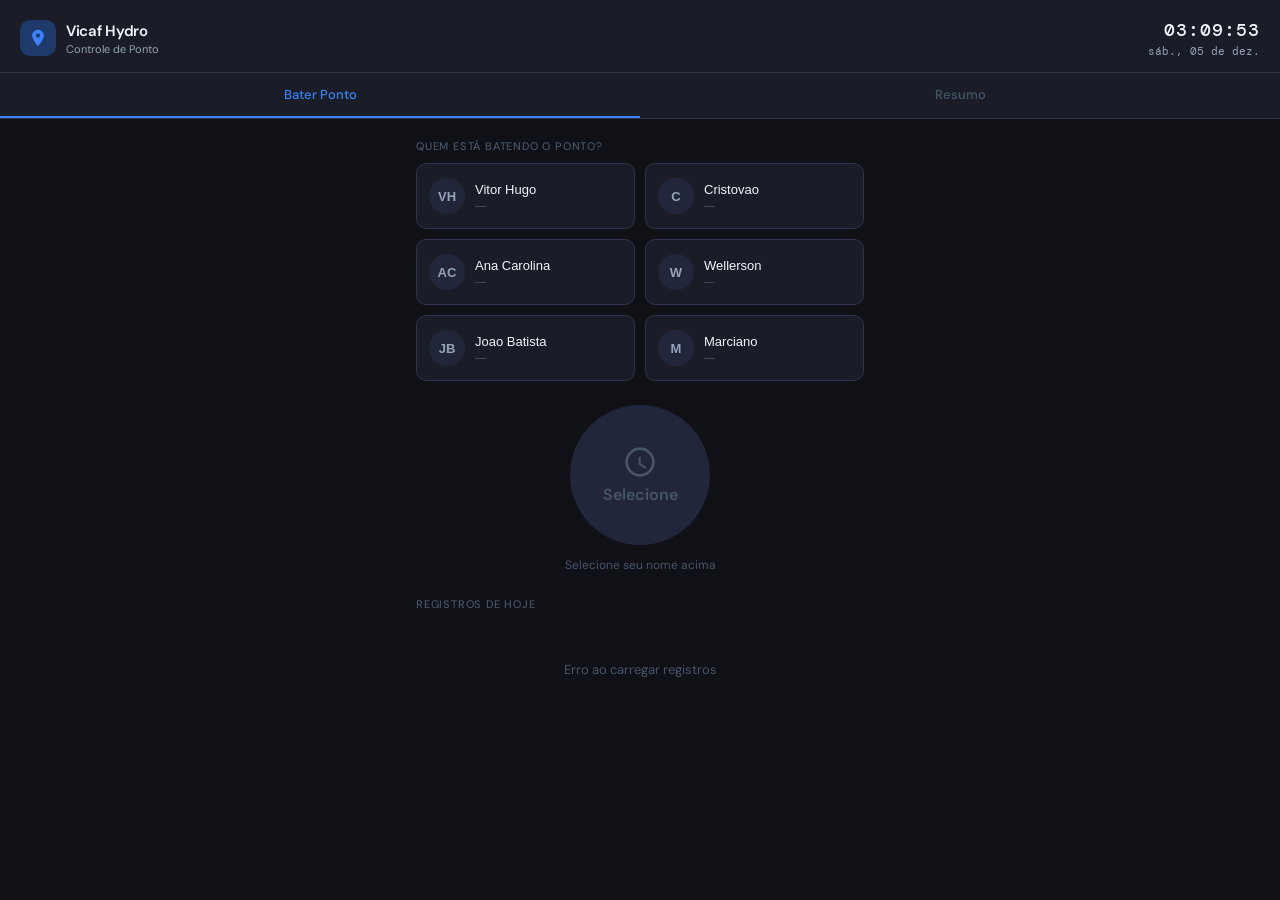
<file: vicaf_hydro_ponto.html>
<!DOCTYPE html>
<html lang="pt-BR">
<head>
<meta charset="UTF-8">
<meta name="viewport" content="width=device-width, initial-scale=1.0, maximum-scale=1.0">
<title>Vicaf Hydro — Ponto</title>
<link href="https://fonts.googleapis.com/css2?family=DM+Sans:wght@300;400;500;600&family=DM+Mono:wght@400;500&display=swap" rel="stylesheet">
<style>
:root {
  --bg: #0f1117;
  --surface: #1a1d27;
  --surface2: #22263a;
  --border: #2e3347;
  --accent: #3b82f6;
  --accent-dim: #1d3a6b;
  --green: #22c55e;
  --green-dim: #14532d;
  --red: #ef4444;
  --red-dim: #7f1d1d;
  --amber: #f59e0b;
  --text: #f1f5f9;
  --text2: #94a3b8;
  --text3: #475569;
  --radius: 16px;
  --radius-sm: 10px;
}
* { box-sizing: border-box; margin: 0; padding: 0; -webkit-tap-highlight-color: transparent; }
html, body { height: 100%; background: var(--bg); color: var(--text); font-family: 'DM Sans', sans-serif; }

body { display: flex; flex-direction: column; min-height: 100vh; }

/* HEADER */
.header {
  padding: 18px 20px 14px;
  border-bottom: 1px solid var(--border);
  display: flex; align-items: center; justify-content: space-between;
  background: var(--surface);
}
.logo { display: flex; align-items: center; gap: 10px; }
.logo-icon {
  width: 36px; height: 36px; border-radius: 10px;
  background: var(--accent-dim); display: flex; align-items: center; justify-content: center;
}
.logo-icon svg { width: 20px; height: 20px; fill: var(--accent); }
.logo-text { font-size: 15px; font-weight: 600; letter-spacing: -0.3px; }
.logo-sub { font-size: 11px; color: var(--text2); margin-top: 1px; }
.clock-display {
  text-align: right;
  font-family: 'DM Mono', monospace;
}
.clock-time { font-size: 18px; font-weight: 500; letter-spacing: 1px; }
.clock-date { font-size: 11px; color: var(--text2); margin-top: 2px; }

/* TABS */
.tabs {
  display: flex; background: var(--surface);
  border-bottom: 1px solid var(--border);
}
.tab {
  flex: 1; padding: 13px 0; font-size: 13px; font-weight: 500;
  color: var(--text3); text-align: center; cursor: pointer;
  border-bottom: 2px solid transparent; transition: all .2s;
}
.tab.active { color: var(--accent); border-bottom-color: var(--accent); }

/* MAIN */
.main { flex: 1; overflow-y: auto; padding: 20px 16px 32px; max-width: 480px; margin: 0 auto; width: 100%; }

/* SCREENS */
.screen { display: none; }
.screen.active { display: block; }

/* EMPLOYEE SELECTOR */
.section-label {
  font-size: 11px; font-weight: 500; text-transform: uppercase;
  letter-spacing: .8px; color: var(--text3); margin-bottom: 10px;
}
.emp-grid { display: grid; grid-template-columns: 1fr 1fr; gap: 10px; margin-bottom: 24px; }
.emp-btn {
  background: var(--surface); border: 1px solid var(--border);
  border-radius: var(--radius-sm); padding: 14px 12px;
  display: flex; align-items: center; gap: 10px;
  cursor: pointer; transition: all .2s; text-align: left;
}
.emp-btn:active { transform: scale(0.97); }
.emp-btn.selected { border-color: var(--accent); background: var(--accent-dim); }
.emp-avatar {
  width: 36px; height: 36px; border-radius: 50%;
  background: var(--surface2); display: flex; align-items: center;
  justify-content: center; font-size: 13px; font-weight: 600; flex-shrink: 0;
  color: var(--text2);
}
.emp-btn.selected .emp-avatar { background: var(--accent); color: #fff; }
.emp-name { font-size: 13px; font-weight: 500; color: var(--text); }
.emp-status { font-size: 11px; color: var(--text3); margin-top: 2px; }
.emp-btn.selected .emp-status { color: #93c5fd; }

/* STATUS CARD */
.status-card {
  background: var(--surface); border: 1px solid var(--border);
  border-radius: var(--radius); padding: 16px 18px; margin-bottom: 20px;
}
.status-row { display: flex; align-items: center; justify-content: space-between; }
.status-label { font-size: 12px; color: var(--text2); }
.status-val { font-size: 14px; font-weight: 500; font-family: 'DM Mono', monospace; }
.status-badge {
  display: inline-flex; align-items: center; gap: 5px;
  padding: 4px 10px; border-radius: 20px; font-size: 12px; font-weight: 500;
}
.badge-in { background: var(--green-dim); color: var(--green); }
.badge-out { background: var(--red-dim); color: var(--red); }
.badge-dot { width: 6px; height: 6px; border-radius: 50%; background: currentColor; }

/* PUNCH BUTTON */
.punch-wrap { display: flex; flex-direction: column; align-items: center; margin: 8px 0 24px; }
.punch-btn {
  width: 140px; height: 140px; border-radius: 50%; border: none;
  cursor: pointer; display: flex; flex-direction: column;
  align-items: center; justify-content: center; gap: 6px;
  font-family: 'DM Sans', sans-serif; font-size: 16px; font-weight: 600;
  transition: transform .15s, box-shadow .15s; position: relative; overflow: hidden;
}
.punch-btn::after {
  content: ''; position: absolute; inset: 0; border-radius: 50%;
  background: rgba(255,255,255,0.08); opacity: 0; transition: opacity .15s;
}
.punch-btn:active { transform: scale(0.94); }
.punch-btn:active::after { opacity: 1; }
.punch-btn.in { background: var(--green); color: #fff; box-shadow: 0 0 40px rgba(34,197,94,.25); }
.punch-btn.out { background: var(--red); color: #fff; box-shadow: 0 0 40px rgba(239,68,68,.25); }
.punch-btn.disabled { background: var(--surface2); color: var(--text3); cursor: not-allowed; box-shadow: none; }
.punch-btn svg { width: 32px; height: 32px; }
.punch-hint { font-size: 12px; color: var(--text3); margin-top: 12px; text-align: center; }

/* TODAY LOG */
.log-list { display: flex; flex-direction: column; gap: 8px; }
.log-item {
  background: var(--surface); border: 1px solid var(--border);
  border-radius: var(--radius-sm); padding: 12px 14px;
  display: flex; align-items: center; justify-content: space-between;
}
.log-left { display: flex; align-items: center; gap: 10px; }
.log-dot { width: 8px; height: 8px; border-radius: 50%; flex-shrink: 0; }
.log-dot.in { background: var(--green); }
.log-dot.out { background: var(--red); }
.log-type { font-size: 13px; font-weight: 500; }
.log-emp { font-size: 11px; color: var(--text2); margin-top: 1px; }
.log-time { font-size: 13px; font-family: 'DM Mono', monospace; color: var(--text2); }

/* TOAST */
.toast {
  position: fixed; bottom: 24px; left: 50%; transform: translateX(-50%) translateY(80px);
  background: var(--surface2); border: 1px solid var(--border);
  border-radius: 24px; padding: 10px 20px; font-size: 13px; font-weight: 500;
  z-index: 100; transition: transform .3s cubic-bezier(.34,1.56,.64,1);
  white-space: nowrap; color: var(--text);
}
.toast.show { transform: translateX(-50%) translateY(0); }
.toast.success { border-color: var(--green); color: var(--green); }
.toast.error { border-color: var(--red); color: var(--red); }

/* ADMIN */
.filter-row { display: flex; gap: 10px; margin-bottom: 20px; flex-wrap: wrap; }
.filter-row input, .filter-row select {
  background: var(--surface); border: 1px solid var(--border);
  border-radius: var(--radius-sm); padding: 10px 12px;
  font-size: 13px; color: var(--text); font-family: 'DM Sans', sans-serif;
  flex: 1; min-width: 120px;
}
.filter-row button {
  background: var(--accent); color: #fff; border: none;
  border-radius: var(--radius-sm); padding: 10px 18px;
  font-size: 13px; font-weight: 600; cursor: pointer; font-family: 'DM Sans', sans-serif;
}

/* SUMMARY TABLE */
.summary-card {
  background: var(--surface); border: 1px solid var(--border);
  border-radius: var(--radius); overflow: hidden; margin-bottom: 16px;
}
.summary-header {
  padding: 12px 16px; border-bottom: 1px solid var(--border);
  font-size: 12px; font-weight: 600; color: var(--text2);
  text-transform: uppercase; letter-spacing: .6px;
}
.summary-row {
  display: flex; align-items: center; justify-content: space-between;
  padding: 12px 16px; border-bottom: 1px solid var(--border);
}
.summary-row:last-child { border-bottom: none; }
.sum-emp { font-size: 14px; font-weight: 500; }
.sum-date { font-size: 11px; color: var(--text2); margin-top: 2px; }
.sum-hours {
  font-size: 15px; font-weight: 600; font-family: 'DM Mono', monospace;
  color: var(--accent);
}

/* PAY CARD */
.pay-card {
  background: var(--accent-dim); border: 1px solid var(--accent);
  border-radius: var(--radius); padding: 16px 18px; margin-bottom: 16px;
}
.pay-title { font-size: 12px; color: #93c5fd; margin-bottom: 12px; font-weight: 500; text-transform: uppercase; letter-spacing: .6px; }
.pay-row { display: flex; justify-content: space-between; align-items: center; margin-bottom: 8px; }
.pay-row:last-child { margin-bottom: 0; border-top: 1px solid rgba(59,130,246,.3); padding-top: 8px; margin-top: 4px; }
.pay-name { font-size: 13px; color: #bfdbfe; }
.pay-val { font-size: 13px; font-weight: 600; font-family: 'DM Mono', monospace; color: #fff; }

.empty-state { text-align: center; padding: 40px 20px; color: var(--text3); font-size: 13px; }
.loading { text-align: center; padding: 30px; color: var(--text3); font-size: 13px; }

/* RATE INPUT */
.rate-wrap {
  background: var(--surface); border: 1px solid var(--border);
  border-radius: var(--radius); padding: 16px 18px; margin-bottom: 16px;
}
.rate-title { font-size: 12px; color: var(--text2); margin-bottom: 10px; font-weight: 500; text-transform: uppercase; letter-spacing: .6px; }
.rate-grid { display: grid; grid-template-columns: 1fr 1fr; gap: 8px; }
.rate-item { display: flex; flex-direction: column; gap: 5px; }
.rate-item label { font-size: 11px; color: var(--text3); }
.rate-item input {
  background: var(--surface2); border: 1px solid var(--border);
  border-radius: 8px; padding: 8px 10px; font-size: 13px;
  color: var(--text); font-family: 'DM Mono', monospace; width: 100%;
}
</style>
</head>
<body>

<div class="header">
  <div class="logo">
    <div class="logo-icon">
      <svg viewBox="0 0 24 24"><path d="M12 2C8.13 2 5 5.13 5 9c0 5.25 7 13 7 13s7-7.75 7-13c0-3.87-3.13-7-7-7zm0 9.5c-1.38 0-2.5-1.12-2.5-2.5s1.12-2.5 2.5-2.5 2.5 1.12 2.5 2.5-1.12 2.5-2.5 2.5z"/></svg>
    </div>
    <div>
      <div class="logo-text">Vicaf Hydro</div>
      <div class="logo-sub">Controle de Ponto</div>
    </div>
  </div>
  <div class="clock-display">
    <div class="clock-time" id="clockTime">--:--:--</div>
    <div class="clock-date" id="clockDate"></div>
  </div>
</div>

<div class="tabs">
  <div class="tab active" onclick="switchTab('punch')">Bater Ponto</div>
  <div class="tab" onclick="switchTab('admin')">Resumo</div>
</div>

<div class="main">

  <!-- PUNCH SCREEN -->
  <div class="screen active" id="screen-punch">

    <div class="section-label">Quem está batendo o ponto?</div>
    <div class="emp-grid" id="empGrid">
      <!-- filled by JS -->
    </div>

    <div class="status-card" id="statusCard" style="display:none">
      <div class="status-row" style="margin-bottom:10px">
        <div class="status-label">Status atual</div>
        <div class="status-badge badge-out" id="statusBadge">
          <span class="badge-dot"></span>
          <span id="statusText">Fora</span>
        </div>
      </div>
      <div class="status-row">
        <div class="status-label">Último registro hoje</div>
        <div class="status-val" id="lastPunch">—</div>
      </div>
    </div>

    <div class="punch-wrap">
      <button class="punch-btn disabled" id="punchBtn" onclick="doPunch()">
        <svg viewBox="0 0 24 24" fill="currentColor"><path d="M12 1a11 11 0 1 0 0 22A11 11 0 0 0 12 1zm0 20a9 9 0 1 1 0-18 9 9 0 0 1 0 18zm.5-13H11v6l5.25 3.15.75-1.23-4.5-2.67V8z"/></svg>
        <span id="punchLabel">Selecione</span>
      </button>
      <div class="punch-hint" id="punchHint">Selecione seu nome acima</div>
    </div>

    <div class="section-label">Registros de hoje</div>
    <div id="todayLog">
      <div class="loading">Carregando...</div>
    </div>

  </div>

  <!-- ADMIN SCREEN -->
  <div class="screen" id="screen-admin">

    <div class="section-label">Período</div>
    <div class="filter-row">
      <input type="date" id="dateFrom" />
      <input type="date" id="dateTo" />
      <button onclick="loadSummary()">Ver</button>
    </div>

    <div class="rate-wrap">
      <div class="rate-title">Valor/hora por funcionário (R$)</div>
      <div class="rate-grid" id="rateGrid"></div>
    </div>

    <div id="summaryArea">
      <div class="empty-state">Selecione um período e clique em Ver</div>
    </div>

  </div>
</div>

<!-- TOAST -->
<div class="toast" id="toast"></div>

<script>
const SUPABASE_URL = 'https://xuonzwvqqwbgcedidyie.supabase.co';
const SUPABASE_KEY = 'eyJhbGciOiJIUzI1NiIsInR5cCI6IkpXVCJ9.eyJpc3MiOiJzdXBhYmFzZSIsInJlZiI6Inh1b256d3ZxcXdiZ2NlZGlkeWllIiwicm9sZSI6ImFub24iLCJpYXQiOjE3ODAyNTk0MDIsImV4cCI6MjA5NTgzNTQwMn0.0xbSS5-Mr3O6bRfAjxuK9UPttvWeXcigjmuKRJZ0ctY';

const EMPLOYEES = ['Vitor Hugo', 'Cristovao', 'Ana Carolina', 'Wellerson', 'Joao Batista', 'Marciano'];

let selectedEmp = null;
let employeeStatus = {};
let hourlyRates = {};

EMPLOYEES.forEach(e => { hourlyRates[e] = 0; });

async function api(method, path, body) {
  const res = await fetch(SUPABASE_URL + '/rest/v1/' + path, {
    method,
    headers: {
      'apikey': SUPABASE_KEY,
      'Authorization': 'Bearer ' + SUPABASE_KEY,
      'Content-Type': 'application/json',
      'Prefer': method === 'POST' ? 'return=minimal' : 'return=representation'
    },
    body: body ? JSON.stringify(body) : undefined
  });
  if (!res.ok) { const e = await res.text(); throw new Error(e); }
  if (method === 'GET') return res.json();
  return true;
}

function clock() {
  const now = new Date();
  document.getElementById('clockTime').textContent =
    now.toLocaleTimeString('pt-BR', {hour:'2-digit',minute:'2-digit',second:'2-digit'});
  document.getElementById('clockDate').textContent =
    now.toLocaleDateString('pt-BR', {weekday:'short', day:'2-digit', month:'short'});
}
setInterval(clock, 1000); clock();

function toast(msg, type='success') {
  const el = document.getElementById('toast');
  el.textContent = msg;
  el.className = 'toast show ' + type;
  setTimeout(() => { el.className = 'toast'; }, 2800);
}

function initials(name) {
  return name.split(' ').map(w => w[0]).join('').substring(0,2).toUpperCase();
}

function buildEmpGrid() {
  const grid = document.getElementById('empGrid');
  grid.innerHTML = EMPLOYEES.map(emp => `
    <button class="emp-btn" onclick="selectEmp('${emp}')" id="emp-${emp}">
      <div class="emp-avatar">${initials(emp)}</div>
      <div>
        <div class="emp-name">${emp}</div>
        <div class="emp-status" id="empStatus-${emp}">—</div>
      </div>
    </button>
  `).join('');
}

async function loadTodayStatus() {
  const today = new Date().toISOString().split('T')[0];
  try {
    const rows = await api('GET', `time_logs?date=eq.${today}&order=timestamp.asc&select=employee,type,timestamp`);
    employeeStatus = {};
    const lastByEmp = {};
    rows.forEach(r => { lastByEmp[r.employee] = r; });
    EMPLOYEES.forEach(emp => {
      const last = lastByEmp[emp];
      employeeStatus[emp] = last ? last.type : null;
      const statusEl = document.getElementById('empStatus-' + emp);
      if (statusEl) {
        if (!last) { statusEl.textContent = 'Sem registro'; }
        else if (last.type === 'clock_in') { statusEl.textContent = '● Trabalhando'; statusEl.style.color = '#22c55e'; }
        else { statusEl.textContent = '○ Fora'; statusEl.style.color = '#94a3b8'; }
      }
    });
  } catch(e) { console.error(e); }
}

async function loadTodayLog() {
  const today = new Date().toISOString().split('T')[0];
  const logEl = document.getElementById('todayLog');
  try {
    const rows = await api('GET', `time_logs?date=eq.${today}&order=timestamp.desc&select=employee,type,timestamp`);
    if (!rows.length) { logEl.innerHTML = '<div class="empty-state">Nenhum registro hoje</div>'; return; }
    logEl.innerHTML = '<div class="log-list">' + rows.map(r => {
      const t = new Date(r.timestamp).toLocaleTimeString('pt-BR',{hour:'2-digit',minute:'2-digit'});
      const typeLabel = r.type === 'clock_in' ? 'Entrada' : 'Saída';
      return `<div class="log-item">
        <div class="log-left">
          <div class="log-dot ${r.type === 'clock_in' ? 'in' : 'out'}"></div>
          <div>
            <div class="log-type">${typeLabel}</div>
            <div class="log-emp">${r.employee}</div>
          </div>
        </div>
        <div class="log-time">${t}</div>
      </div>`;
    }).join('') + '</div>';
  } catch(e) {
    logEl.innerHTML = '<div class="empty-state">Erro ao carregar registros</div>';
  }
}

function selectEmp(name) {
  selectedEmp = name;
  document.querySelectorAll('.emp-btn').forEach(b => b.classList.remove('selected'));
  document.getElementById('emp-' + name).classList.add('selected');
  updatePunchBtn();
  document.getElementById('statusCard').style.display = 'block';
}

async function updatePunchBtn() {
  if (!selectedEmp) return;
  const status = employeeStatus[selectedEmp];
  const btn = document.getElementById('punchBtn');
  const label = document.getElementById('punchLabel');
  const hint = document.getElementById('punchHint');
  const badge = document.getElementById('statusBadge');
  const statusText = document.getElementById('statusText');
  const lastPunch = document.getElementById('lastPunch');

  const today = new Date().toISOString().split('T')[0];
  try {
    const rows = await api('GET', `time_logs?date=eq.${today}&employee=eq.${encodeURIComponent(selectedEmp)}&order=timestamp.desc&limit=1&select=type,timestamp`);
    const last = rows[0];

    if (!last || last.type === 'clock_out') {
      btn.className = 'punch-btn in';
      btn.innerHTML = `<svg viewBox="0 0 24 24" fill="currentColor"><path d="M11 7L9.6 8.4l2.6 2.6H2v2h10.2l-2.6 2.6L11 17l5-5-5-5zm9 12h-8v2h8c1.1 0 2-.9 2-2V5c0-1.1-.9-2-2-2h-8v2h8v14z"/></svg><span>Entrada</span>`;
      badge.className = 'status-badge badge-out';
      statusText.textContent = 'Fora';
      hint.textContent = 'Toque para registrar entrada';
    } else {
      btn.className = 'punch-btn out';
      btn.innerHTML = `<svg viewBox="0 0 24 24" fill="currentColor"><path d="M17 7l-1.41 1.41L18.17 11H8v2h10.17l-2.58 2.58L17 17l5-5-5-5zM4 5h8V3H4c-1.1 0-2 .9-2 2v14c0 1.1.9 2 2 2h8v-2H4V5z"/></svg><span>Saída</span>`;
      badge.className = 'status-badge badge-in';
      statusText.textContent = 'Trabalhando';
      hint.textContent = 'Toque para registrar saída';
    }

    if (last) {
      lastPunch.textContent = new Date(last.timestamp).toLocaleTimeString('pt-BR',{hour:'2-digit',minute:'2-digit'});
    } else {
      lastPunch.textContent = '—';
    }
  } catch(e) { console.error(e); }
}

async function doPunch() {
  if (!selectedEmp) return;
  const btn = document.getElementById('punchBtn');
  if (btn.classList.contains('disabled')) return;
  const today = new Date().toISOString().split('T')[0];
  const rows = await api('GET', `time_logs?date=eq.${today}&employee=eq.${encodeURIComponent(selectedEmp)}&order=timestamp.desc&limit=1&select=type`);
  const last = rows[0];
  const type = (!last || last.type === 'clock_out') ? 'clock_in' : 'clock_out';
  const label = type === 'clock_in' ? 'Entrada' : 'Saída';
  try {
    btn.style.opacity = '0.5';
    await api('POST', 'time_logs', {
      employee: selectedEmp,
      type: type,
      timestamp: new Date().toISOString(),
      date: today
    });
    toast(`${label} registrada — ${selectedEmp}`, 'success');
    await Promise.all([loadTodayStatus(), updatePunchBtn(), loadTodayLog()]);
  } catch(e) {
    toast('Erro ao registrar. Tente novamente.', 'error');
  } finally {
    btn.style.opacity = '1';
  }
}

function switchTab(tab) {
  document.querySelectorAll('.tab').forEach((t,i) => {
    t.classList.toggle('active', (i===0 && tab==='punch') || (i===1 && tab==='admin'));
  });
  document.querySelectorAll('.screen').forEach(s => s.classList.remove('active'));
  document.getElementById('screen-' + tab).classList.add('active');
  if (tab === 'admin') buildRateGrid();
}

function buildRateGrid() {
  document.getElementById('rateGrid').innerHTML = EMPLOYEES.map(emp => `
    <div class="rate-item">
      <label>${emp}</label>
      <input type="number" value="${hourlyRates[emp]}" min="0" step="1"
        onchange="hourlyRates['${emp}'] = parseFloat(this.value)||0" />
    </div>
  `).join('');
}

function setDefaultDates() {
  const now = new Date();
  const y = now.getFullYear(), m = now.getMonth();
  document.getElementById('dateFrom').value = new Date(y, m, 1).toISOString().split('T')[0];
  document.getElementById('dateTo').value = new Date(y, m+1, 0).toISOString().split('T')[0];
}

async function loadSummary() {
  const from = document.getElementById('dateFrom').value;
  const to = document.getElementById('dateTo').value;
  if (!from || !to) { toast('Selecione o período', 'error'); return; }
  const area = document.getElementById('summaryArea');
  area.innerHTML = '<div class="loading">Calculando...</div>';
  try {
    const rows = await api('GET', `time_logs?date=gte.${from}&date=lte.${to}&order=employee.asc,timestamp.asc&select=employee,type,timestamp,date`);
    if (!rows.length) { area.innerHTML = '<div class="empty-state">Nenhum registro no período</div>'; return; }

    // group by employee then by date
    const byEmp = {};
    rows.forEach(r => {
      if (!byEmp[r.employee]) byEmp[r.employee] = {};
      if (!byEmp[r.employee][r.date]) byEmp[r.employee][r.date] = [];
      byEmp[r.employee][r.date].push(r);
    });

    let html = '';
    const totalByEmp = {};

    Object.keys(byEmp).sort().forEach(emp => {
      let empTotal = 0;
      let detailRows = '';
      Object.keys(byEmp[emp]).sort().forEach(date => {
        const punches = byEmp[emp][date];
        let mins = 0;
        for (let i = 0; i < punches.length - 1; i++) {
          if (punches[i].type === 'clock_in' && punches[i+1].type === 'clock_out') {
            mins += (new Date(punches[i+1].timestamp) - new Date(punches[i].timestamp)) / 60000;
            i++;
          }
        }
        empTotal += mins;
        const h = Math.floor(mins/60), m2 = Math.round(mins%60);
        const ds = new Date(date + 'T12:00:00').toLocaleDateString('pt-BR',{weekday:'short',day:'2-digit',month:'2-digit'});
        detailRows += `<div class="summary-row">
          <div><div class="sum-emp" style="font-size:13px;font-weight:400">${ds}</div></div>
          <div class="sum-hours" style="font-size:13px">${h}h${String(m2).padStart(2,'0')}m</div>
        </div>`;
      });
      totalByEmp[emp] = empTotal;
      const th = Math.floor(empTotal/60), tm = Math.round(empTotal%60);
      html += `<div class="summary-card" style="margin-bottom:16px">
        <div class="summary-header" style="display:flex;justify-content:space-between;align-items:center">
          <span>${emp}</span>
          <span style="color:var(--accent)">${th}h${String(tm).padStart(2,'0')}m total</span>
        </div>
        ${detailRows}
      </div>`;
    });

    // Pay summary
    let payRows = '';
    Object.keys(totalByEmp).sort().forEach(emp => {
      const hrs = totalByEmp[emp] / 60;
      const pay = hrs * (hourlyRates[emp] || 0);
      payRows += `<div class="pay-row">
        <div class="pay-name">${emp}</div>
        <div class="pay-val">R$ ${pay.toFixed(2)}</div>
      </div>`;
    });

    html += `<div class="pay-card">
      <div class="pay-title">Estimativa de pagamento</div>
      ${payRows}
      <div class="pay-row">
        <div class="pay-name" style="font-weight:600;color:#fff">Total</div>
        <div class="pay-val">R$ ${Object.keys(totalByEmp).reduce((s,e)=>{
          return s + (totalByEmp[e]/60)*(hourlyRates[e]||0);
        },0).toFixed(2)}</div>
      </div>
    </div>`;

    area.innerHTML = html;
  } catch(e) {
    area.innerHTML = '<div class="empty-state">Erro ao carregar dados</div>';
    console.error(e);
  }
}

async function init() {
  buildEmpGrid();
  setDefaultDates();
  await loadTodayStatus();
  await loadTodayLog();
  setInterval(loadTodayLog, 30000);
}

init();
</script>
</body>
</html>
</file>
<file: fispq-nav.css>
.bottom-nav{position:fixed;right:0;bottom:0;left:0;display:flex;align-items:center;justify-content:space-around;background:var(--surface);border-top:1px solid var(--border);padding:8px 0 max(8px,env(safe-area-inset-bottom));z-index:5}.nav-item{display:flex;flex:1;flex-direction:column;align-items:center;gap:3px;min-width:0;padding:6px 10px;border:0;border-radius:12px;background:transparent;color:var(--muted);font:500 10px/1 system-ui,sans-serif;text-decoration:none;cursor:pointer}.nav-item svg{width:22px;height:22px;fill:currentColor}.nav-item.active{color:var(--accent)}.nav-item:active{transform:scale(.95)}.more-menu{position:fixed;right:12px;bottom:74px;z-index:6;display:grid;gap:2px;min-width:156px;padding:6px;background:var(--surface2);border:1px solid var(--border);border-radius:12px;box-shadow:0 12px 28px #0008}.more-menu[hidden]{display:none}.more-menu a,.more-menu span{padding:10px 12px;border-radius:8px;color:var(--text);font-size:13px;text-decoration:none}.more-menu span{color:#93c5fd;background:#253755}
</file>
<file: fisqs.css>
:root{color-scheme:dark;--bg:#0f1117;--surface:#1a1d27;--surface2:#22263a;--border:#2e3347;--accent:#3b82f6;--text:#f1f5f9;--muted:#a7b5c9}*{box-sizing:border-box}body{margin:0;background:var(--bg);color:var(--text);font:15px/1.5 system-ui,sans-serif}header{background:var(--surface);border-bottom:1px solid var(--border);padding:18px 24px;display:flex;align-items:center;justify-content:space-between;gap:12px}.brand{font-weight:650;color:var(--text);text-decoration:none}.brand span{display:block;color:var(--muted);font-size:12px;font-weight:400}main{max-width:1000px;margin:auto;padding:32px 20px 110px}h1{margin:0;font-size:32px;letter-spacing:-1px}h2{font-size:20px;margin:0 0 12px}h3{font-size:17px;margin:0 0 8px}p{margin:8px 0 16px}.eyebrow{font-size:11px;letter-spacing:1.4px;color:var(--muted);margin:0}.heading,.dialog-head{display:flex;justify-content:space-between;gap:16px;align-items:center;margin-bottom:24px}.panel,.product,.document{background:var(--surface);border:1px solid var(--border);border-radius:16px;padding:22px}.panel{max-width:540px;margin:24px auto}button,.button{font:inherit;border:1px solid var(--border);border-radius:10px;padding:11px 16px;background:var(--surface2);color:var(--text);cursor:pointer;min-height:44px;text-decoration:none;display:inline-block}button:hover,.button:hover{border-color:var(--accent)}button:disabled{opacity:.6;cursor:wait}.primary{background:var(--accent);border-color:var(--accent);color:#fff;font-weight:600}label{display:block;color:var(--muted);font-size:13px;margin-bottom:16px}input,select,textarea{font:inherit;color:var(--text);background:var(--bg);border:1px solid var(--border);border-radius:10px;width:100%;padding:12px;margin-top:6px;min-height:46px}textarea{resize:vertical}:focus-visible{outline:2px solid #93c5fd;outline-offset:3px}.filters{display:flex;gap:16px}.search{flex:1}.filters>label:last-child{min-width:180px}.muted{color:var(--muted);font-size:13px}.results{display:grid;grid-template-columns:repeat(2,minmax(0,1fr));gap:14px}.product{display:flex;flex-direction:column;align-items:flex-start;text-align:left;gap:8px;width:100%;overflow-wrap:anywhere}.product strong{font-size:17px}.tags{display:flex;gap:6px;flex-wrap:wrap}.tag{font-size:11px;background:#253755;color:#bfdbfe;border-radius:6px;padding:4px 8px}.tag.warn{background:#453319;color:#fde68a}.bottom-nav{position:fixed;bottom:0;left:0;right:0;display:flex;justify-content:space-around;background:var(--surface);border-top:1px solid var(--border);padding:12px 4px max(12px,env(safe-area-inset-bottom));z-index:5}.bottom-nav a{font-size:12px;text-decoration:none;color:var(--muted);padding:8px 4px}.bottom-nav a[aria-current]{color:#93c5fd}dialog{color:var(--text);background:var(--bg);border:1px solid var(--border);border-radius:18px;width:min(760px,calc(100% - 24px));max-height:90dvh;padding:24px;overflow:auto}dialog::backdrop{background:#000b}.dialog-head{position:sticky;top:-24px;background:var(--bg);padding:12px 0;z-index:1}.dialog-head h2{margin:0;overflow-wrap:anywhere}.dialog-head button{flex-shrink:0}.document{margin:14px 0;overflow-wrap:anywhere}.actions{display:flex;gap:10px;flex-wrap:wrap;margin:12px 0}.summary{white-space:pre-wrap}.check{display:flex;align-items:flex-start;gap:10px}.check input{width:20px;min-height:20px;margin:0;flex-shrink:0}.form-grid{display:grid;grid-template-columns:1fr 1fr;gap:0 16px}details{margin-top:12px}summary{cursor:pointer;color:#93c5fd;padding:8px 0}iframe{width:100%;height:65dvh;border:1px solid var(--border);margin-top:16px}.error{color:#fca5a5}.success{color:#86efac}[hidden]{display:none!important}#status:empty{display:none}@media(max-width:600px){main{padding:24px 16px 110px}.results{grid-template-columns:1fr}.filters{display:block}.heading{align-items:flex-start;flex-wrap:wrap}.form-grid{grid-template-columns:1fr}header{padding:16px}dialog{padding:18px}.dialog-head{top:-18px}#pdf-frame{display:none}.product{padding:18px}}
</file>
